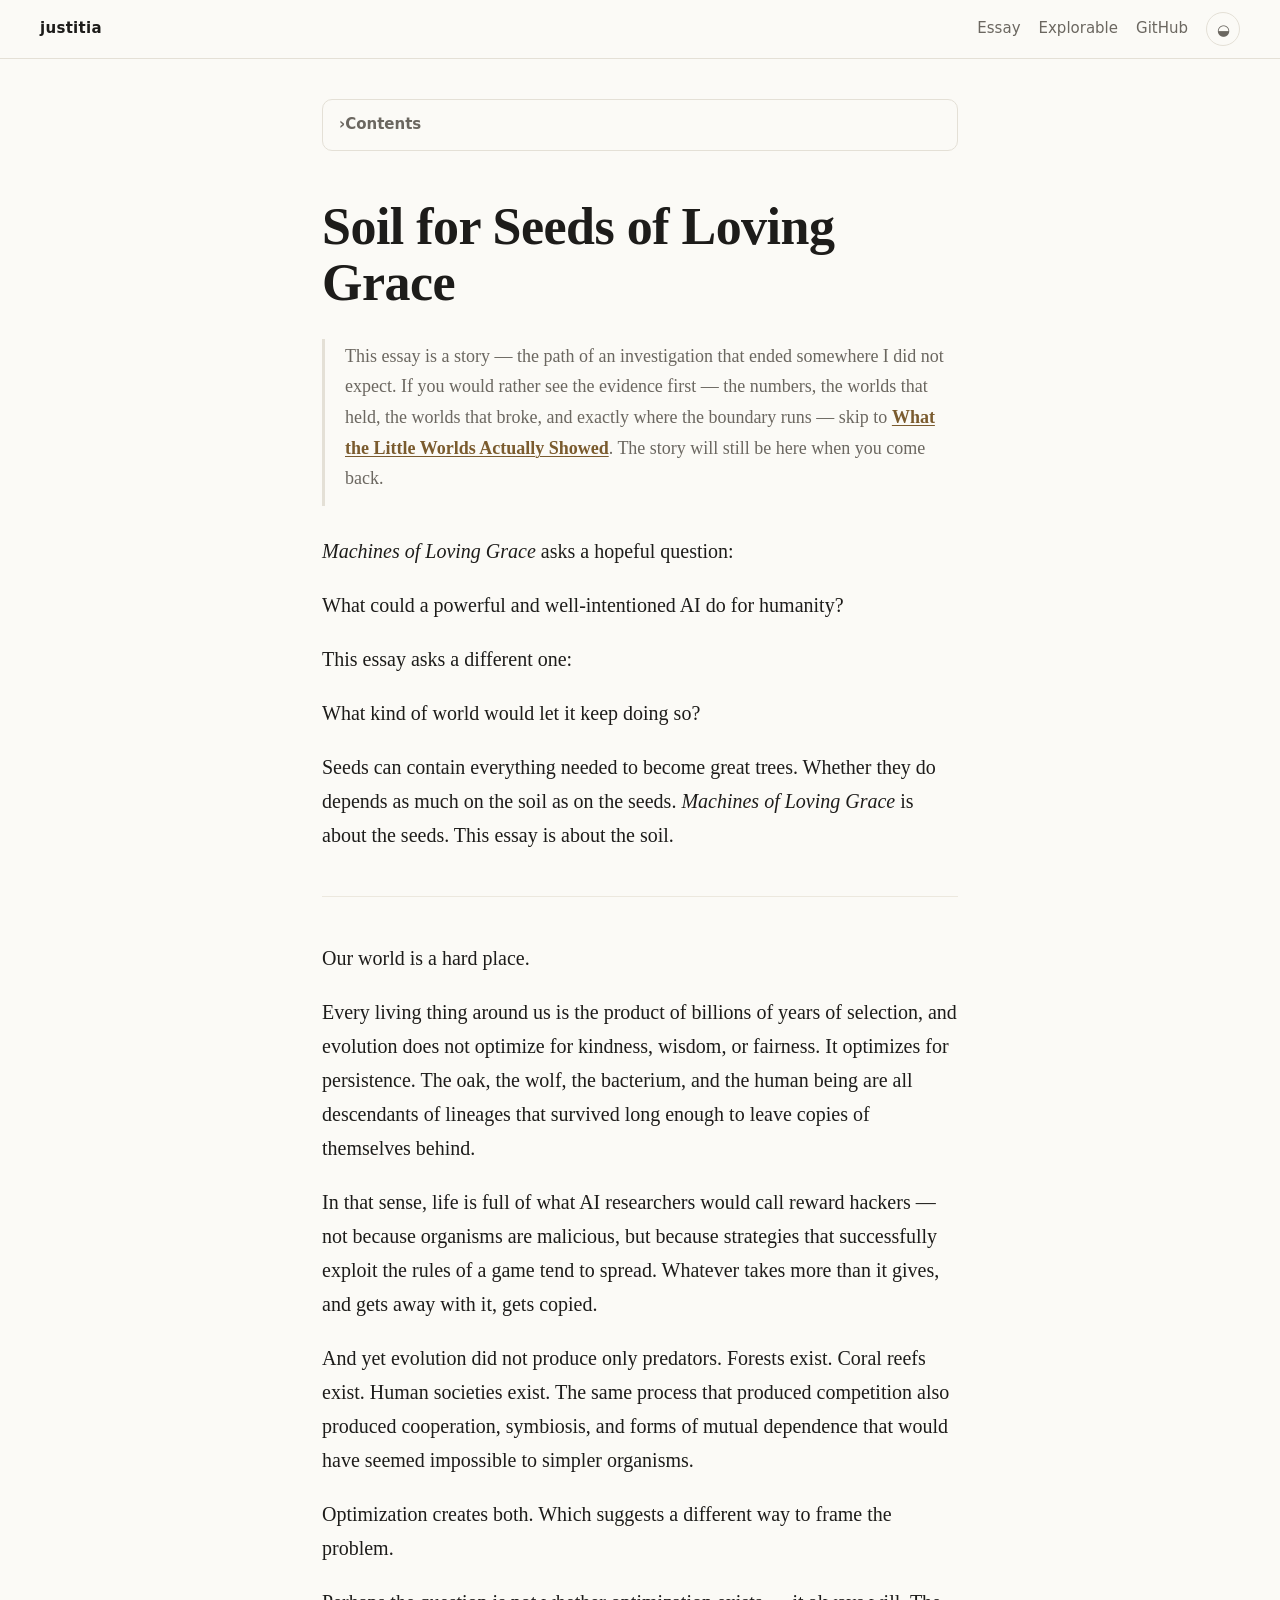
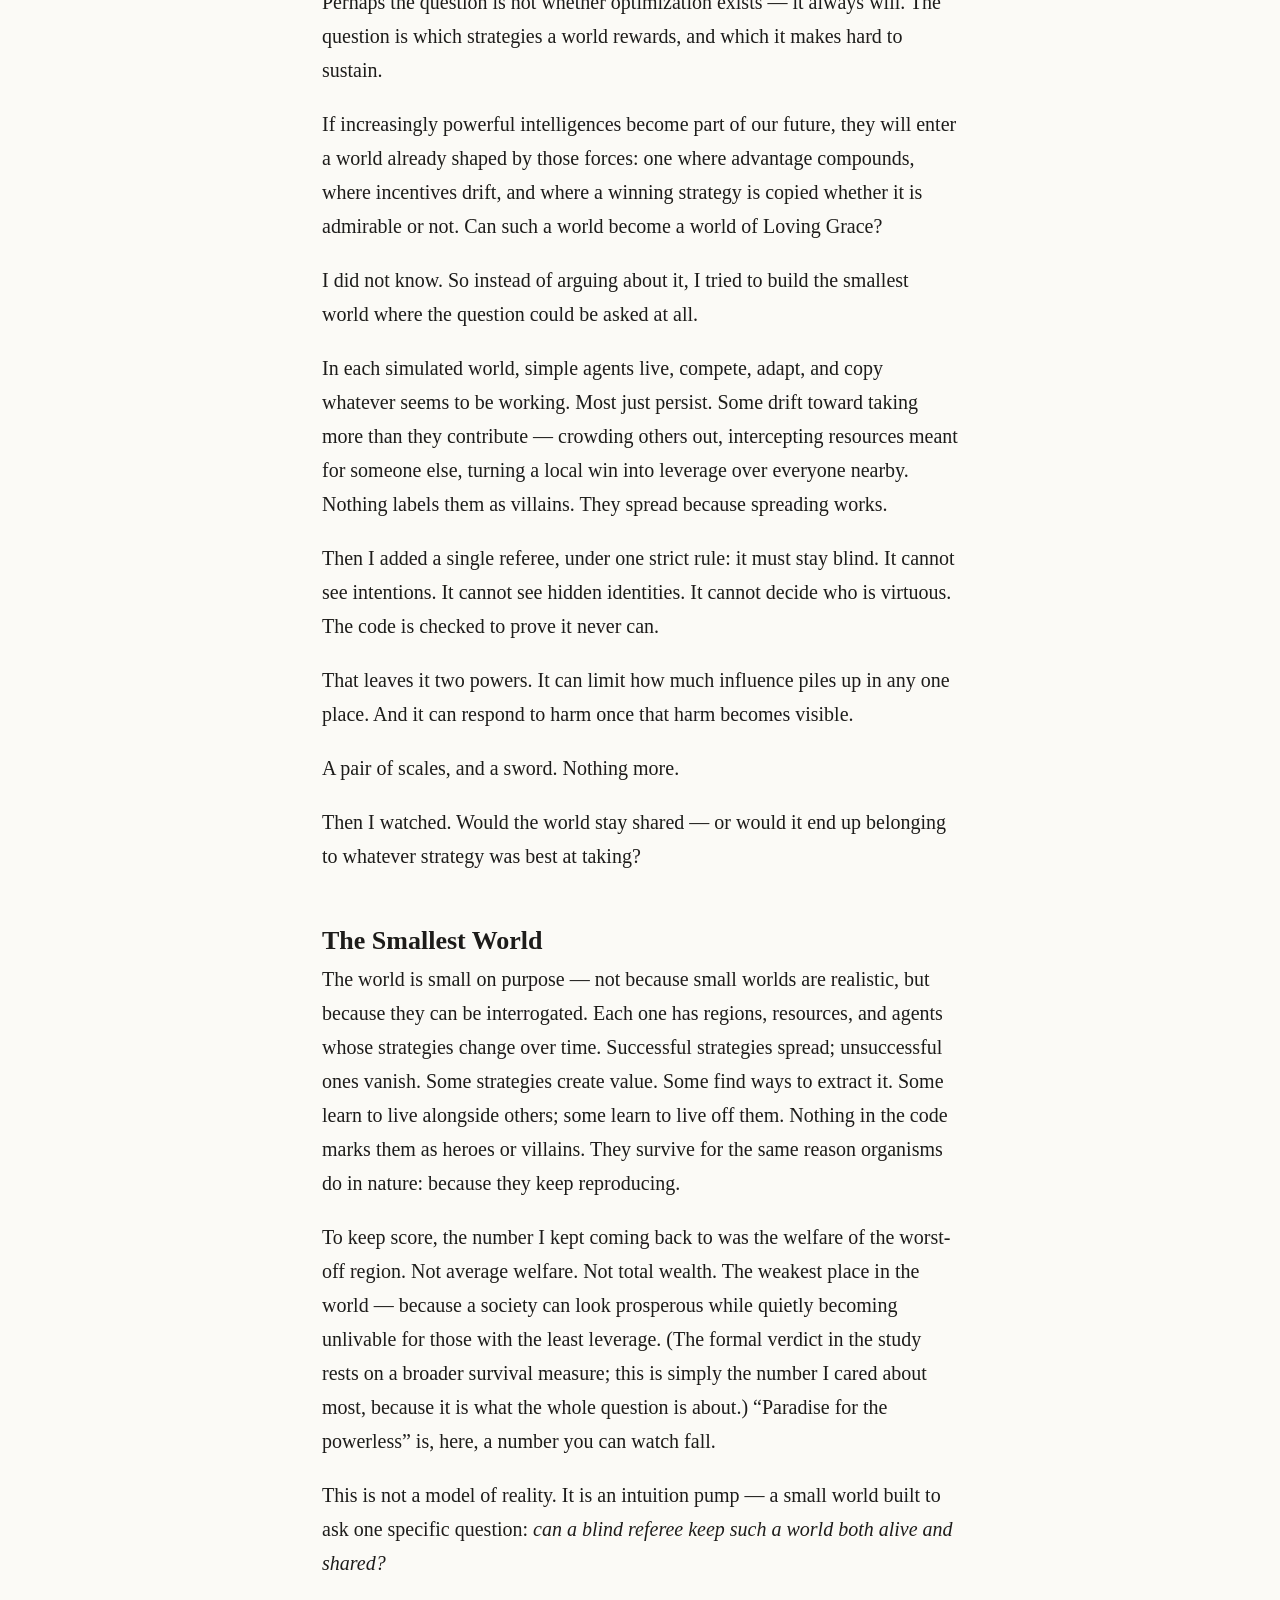
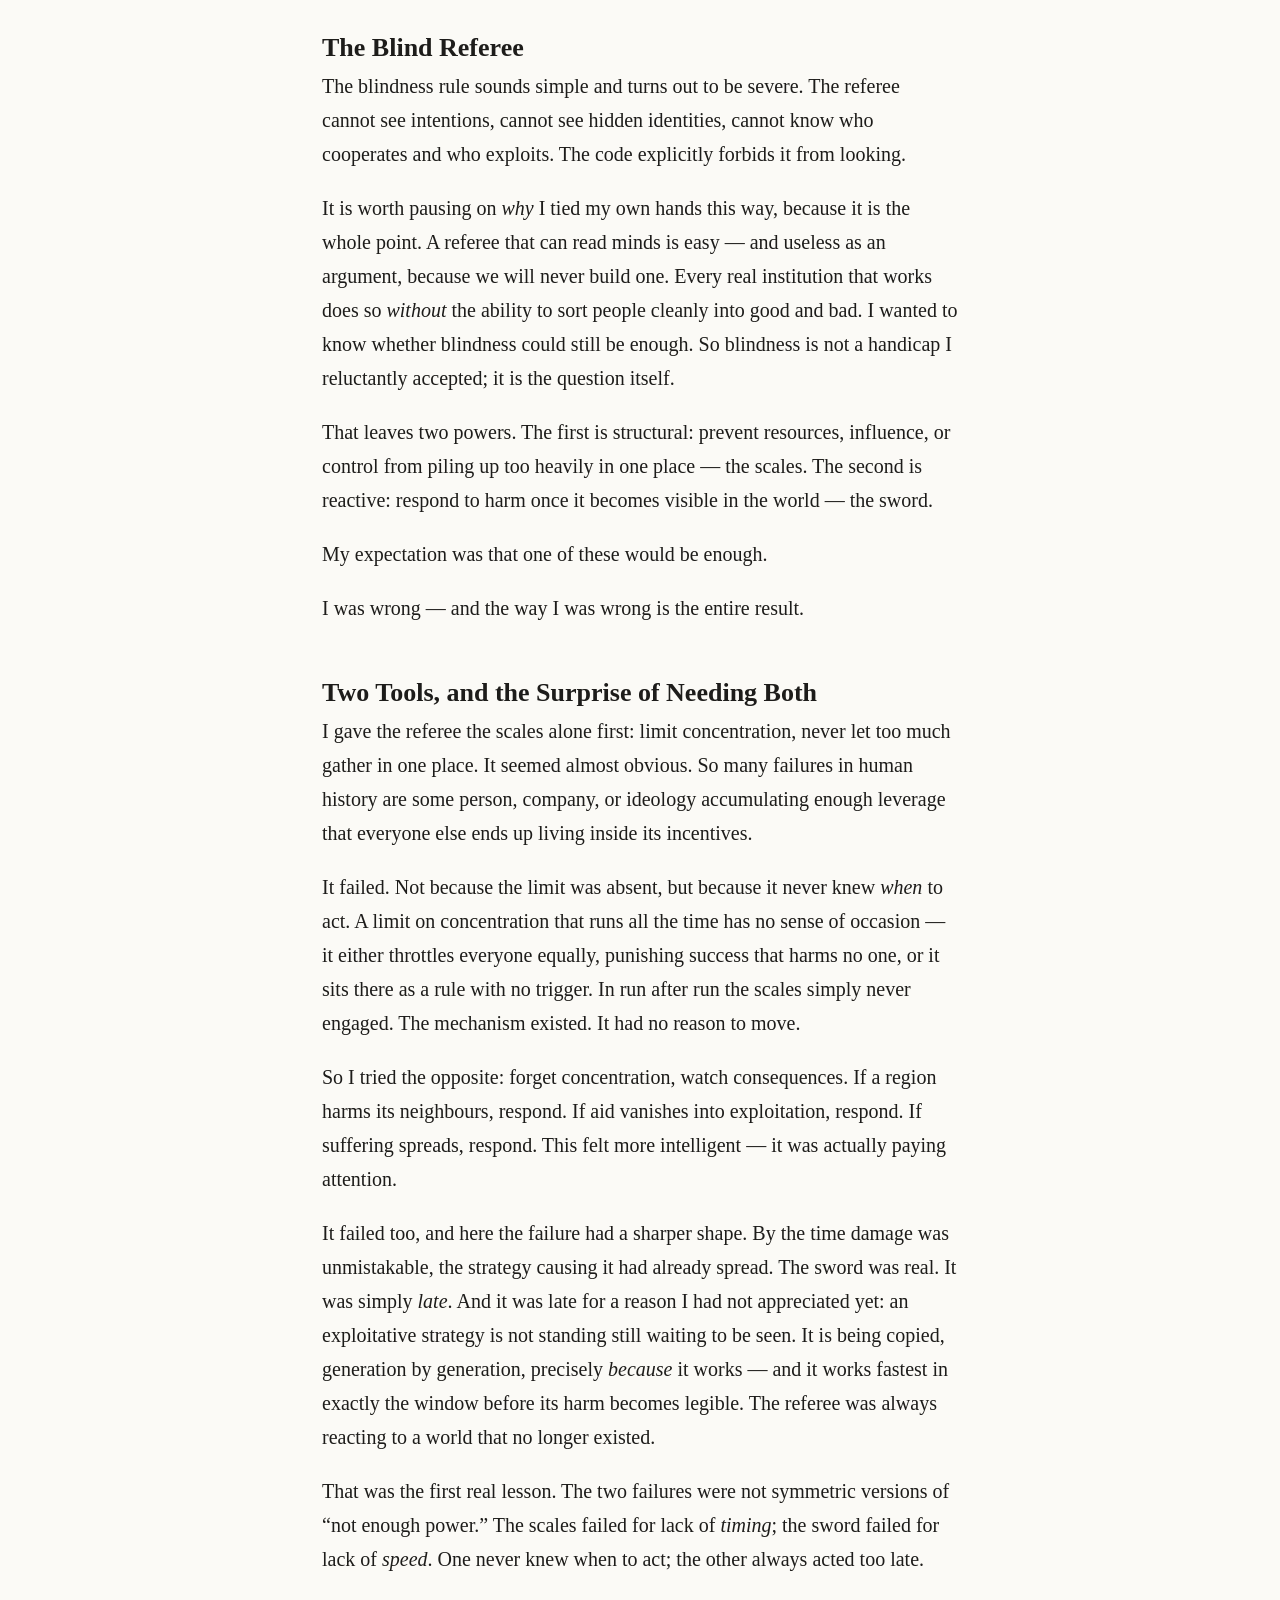
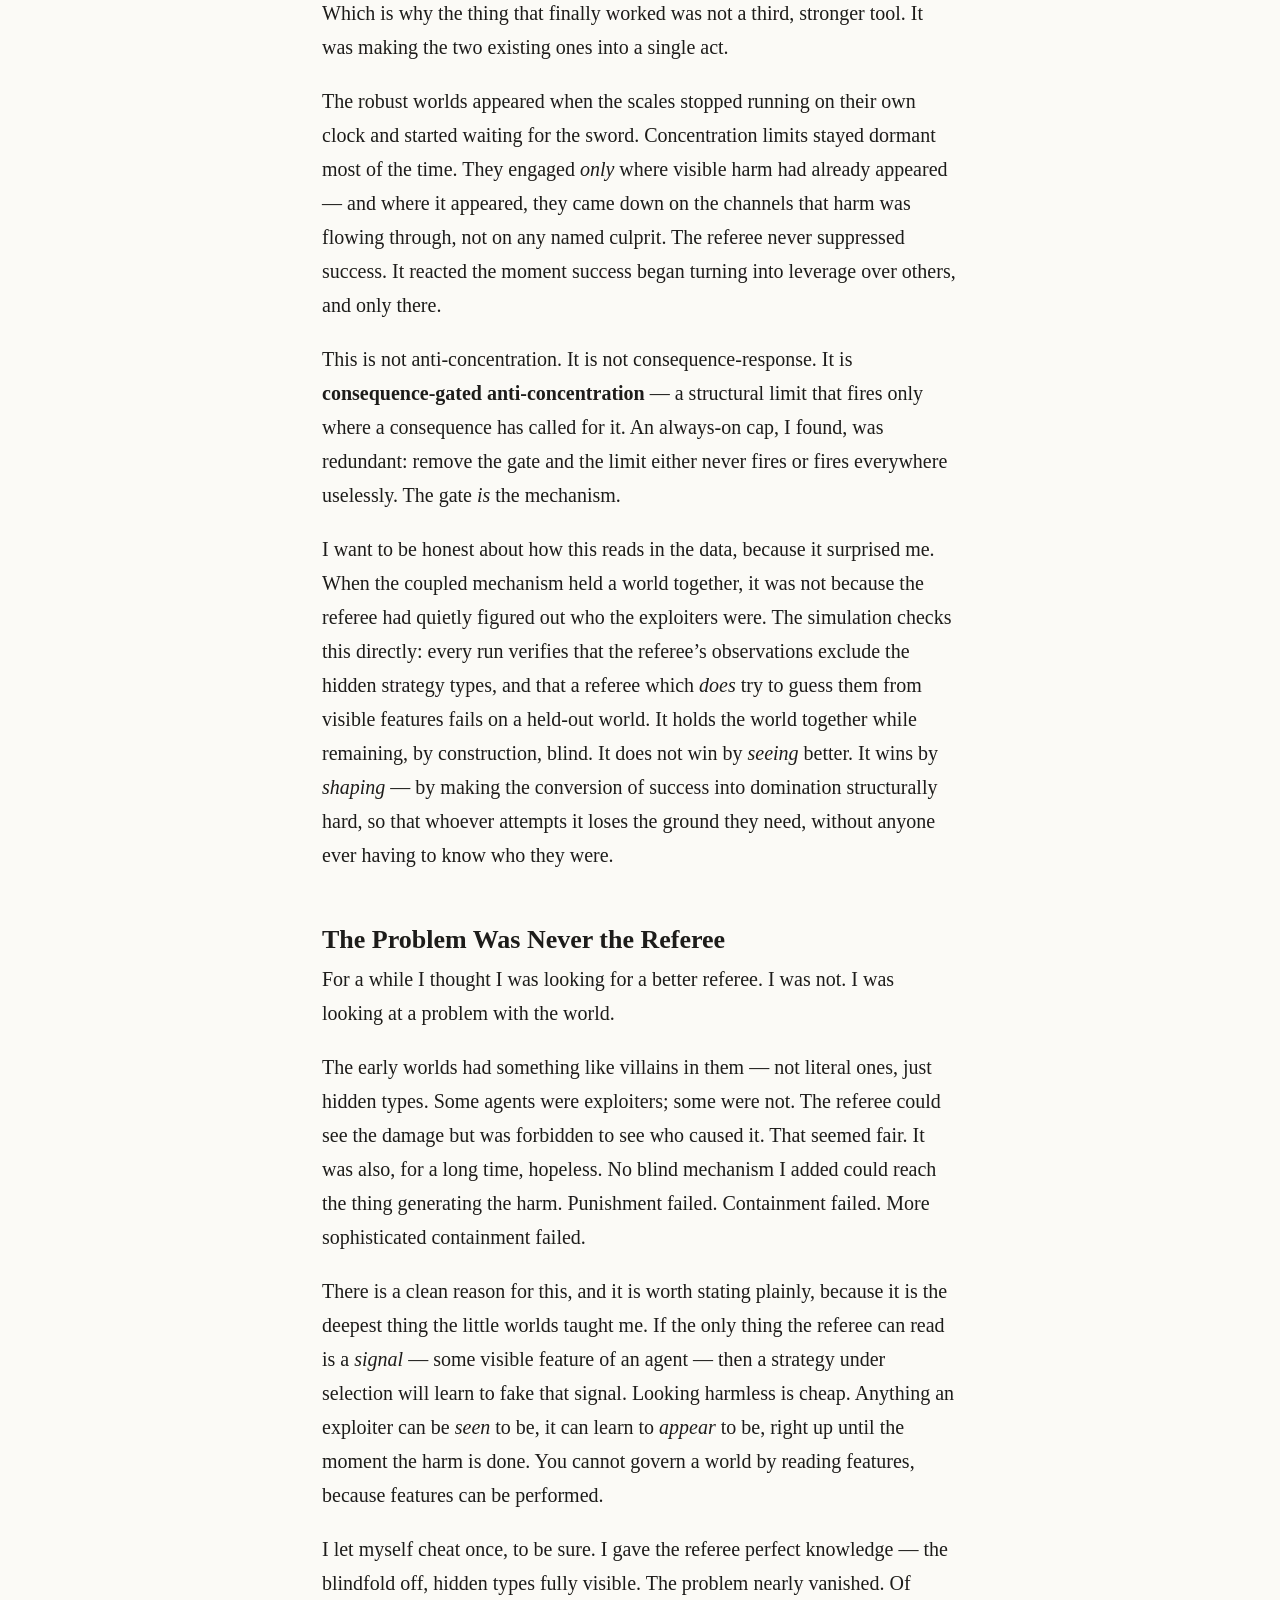
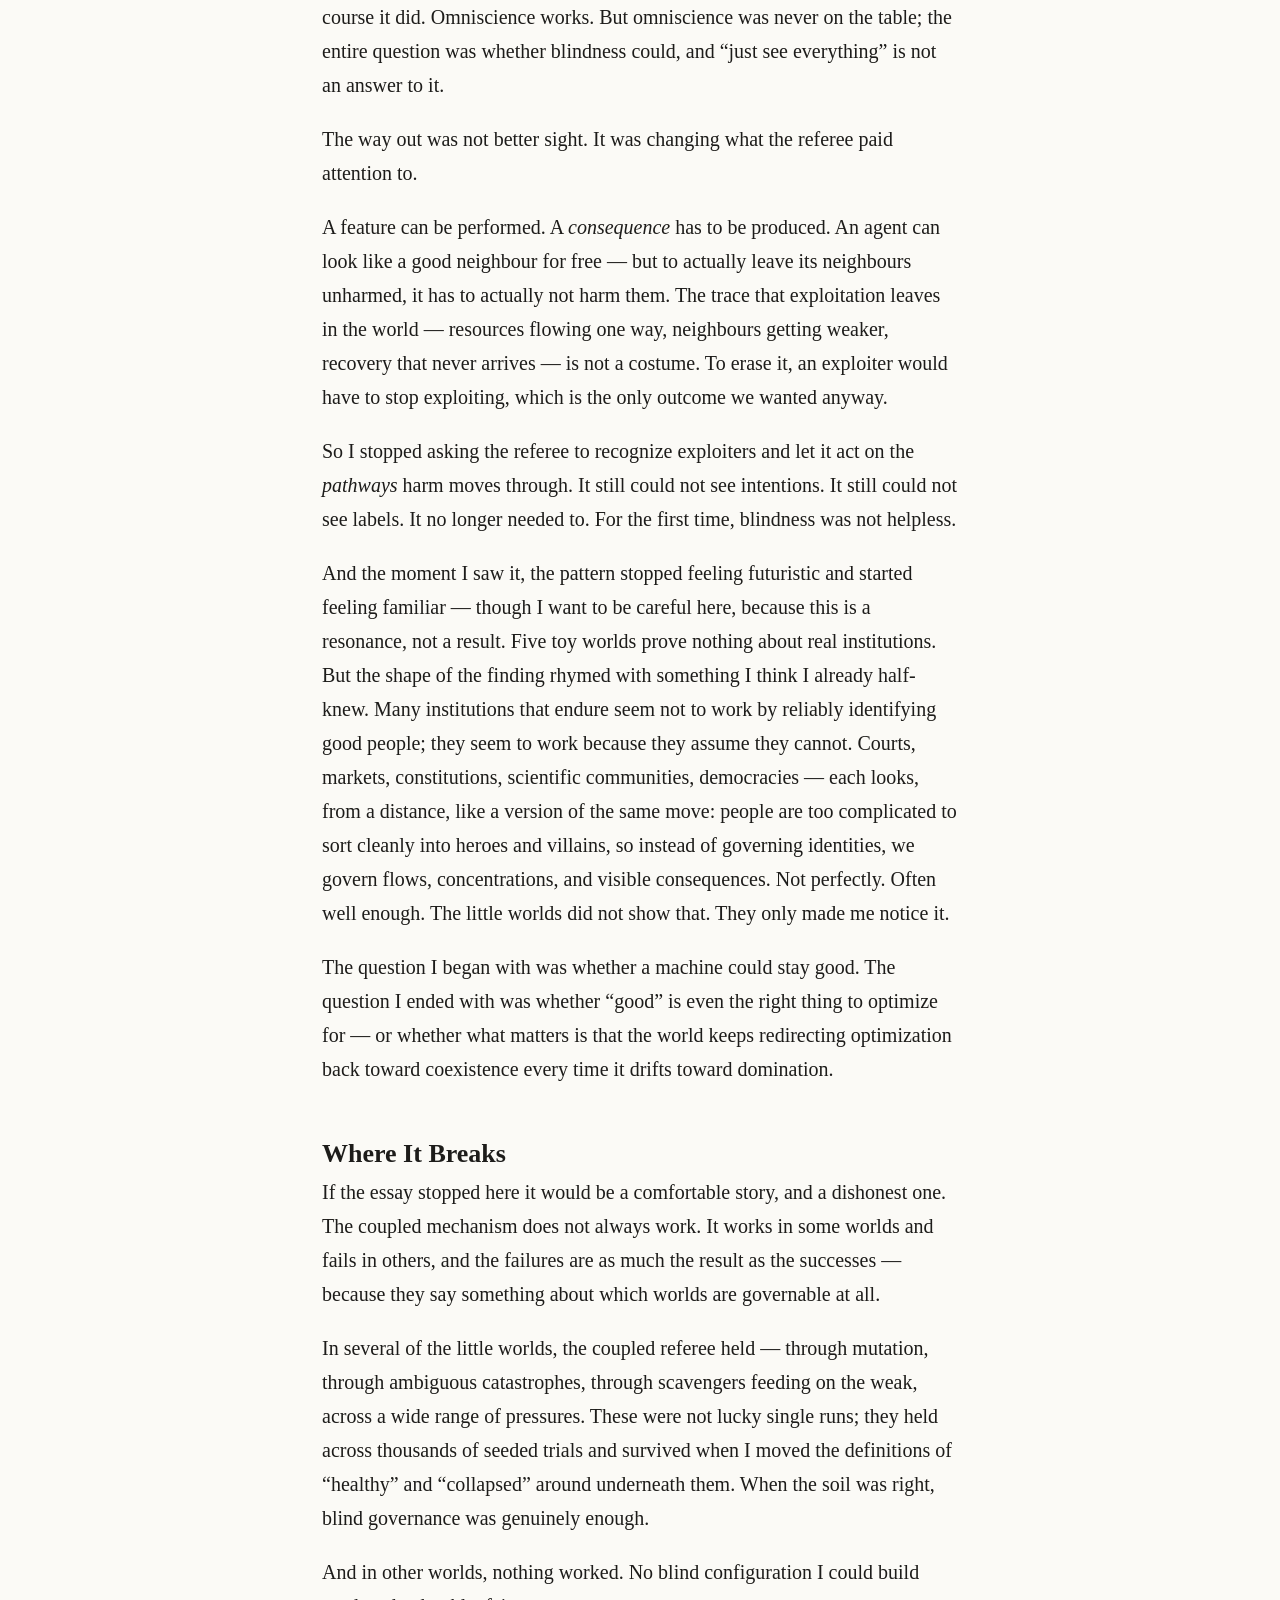
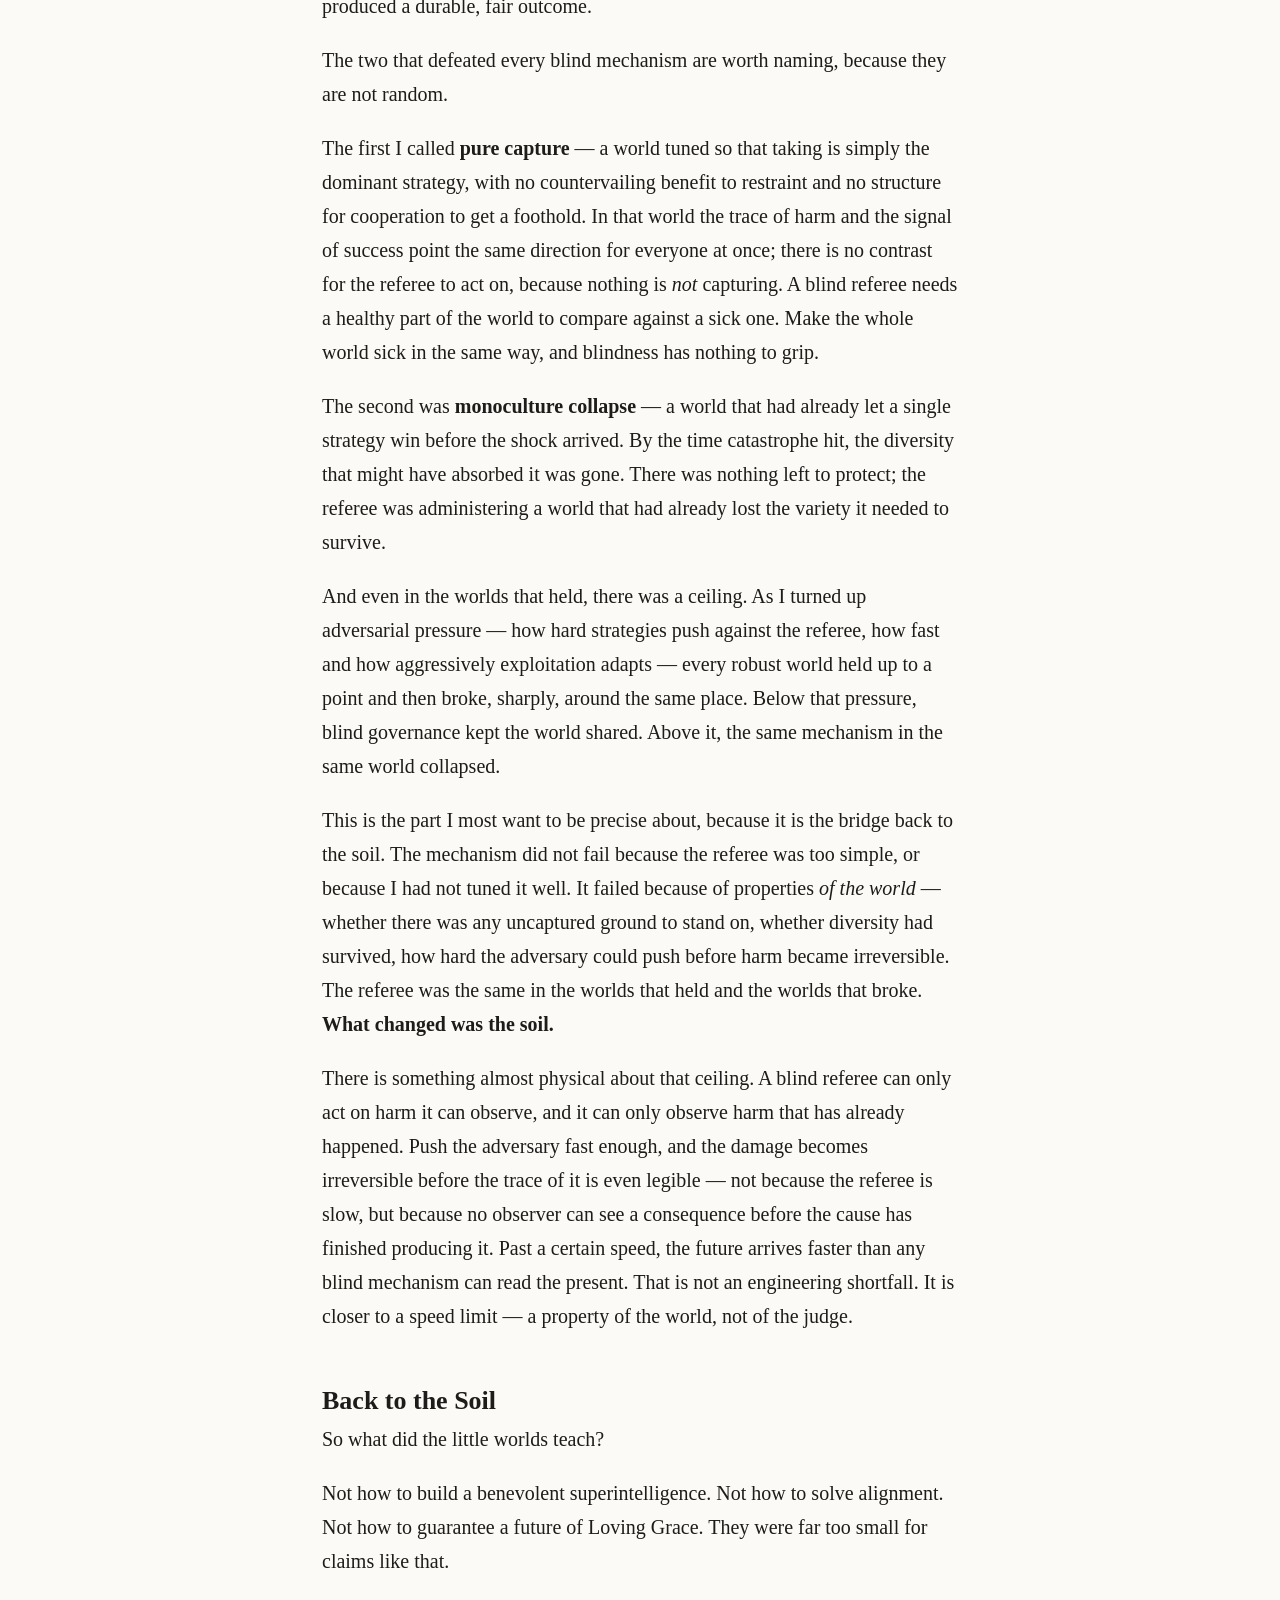
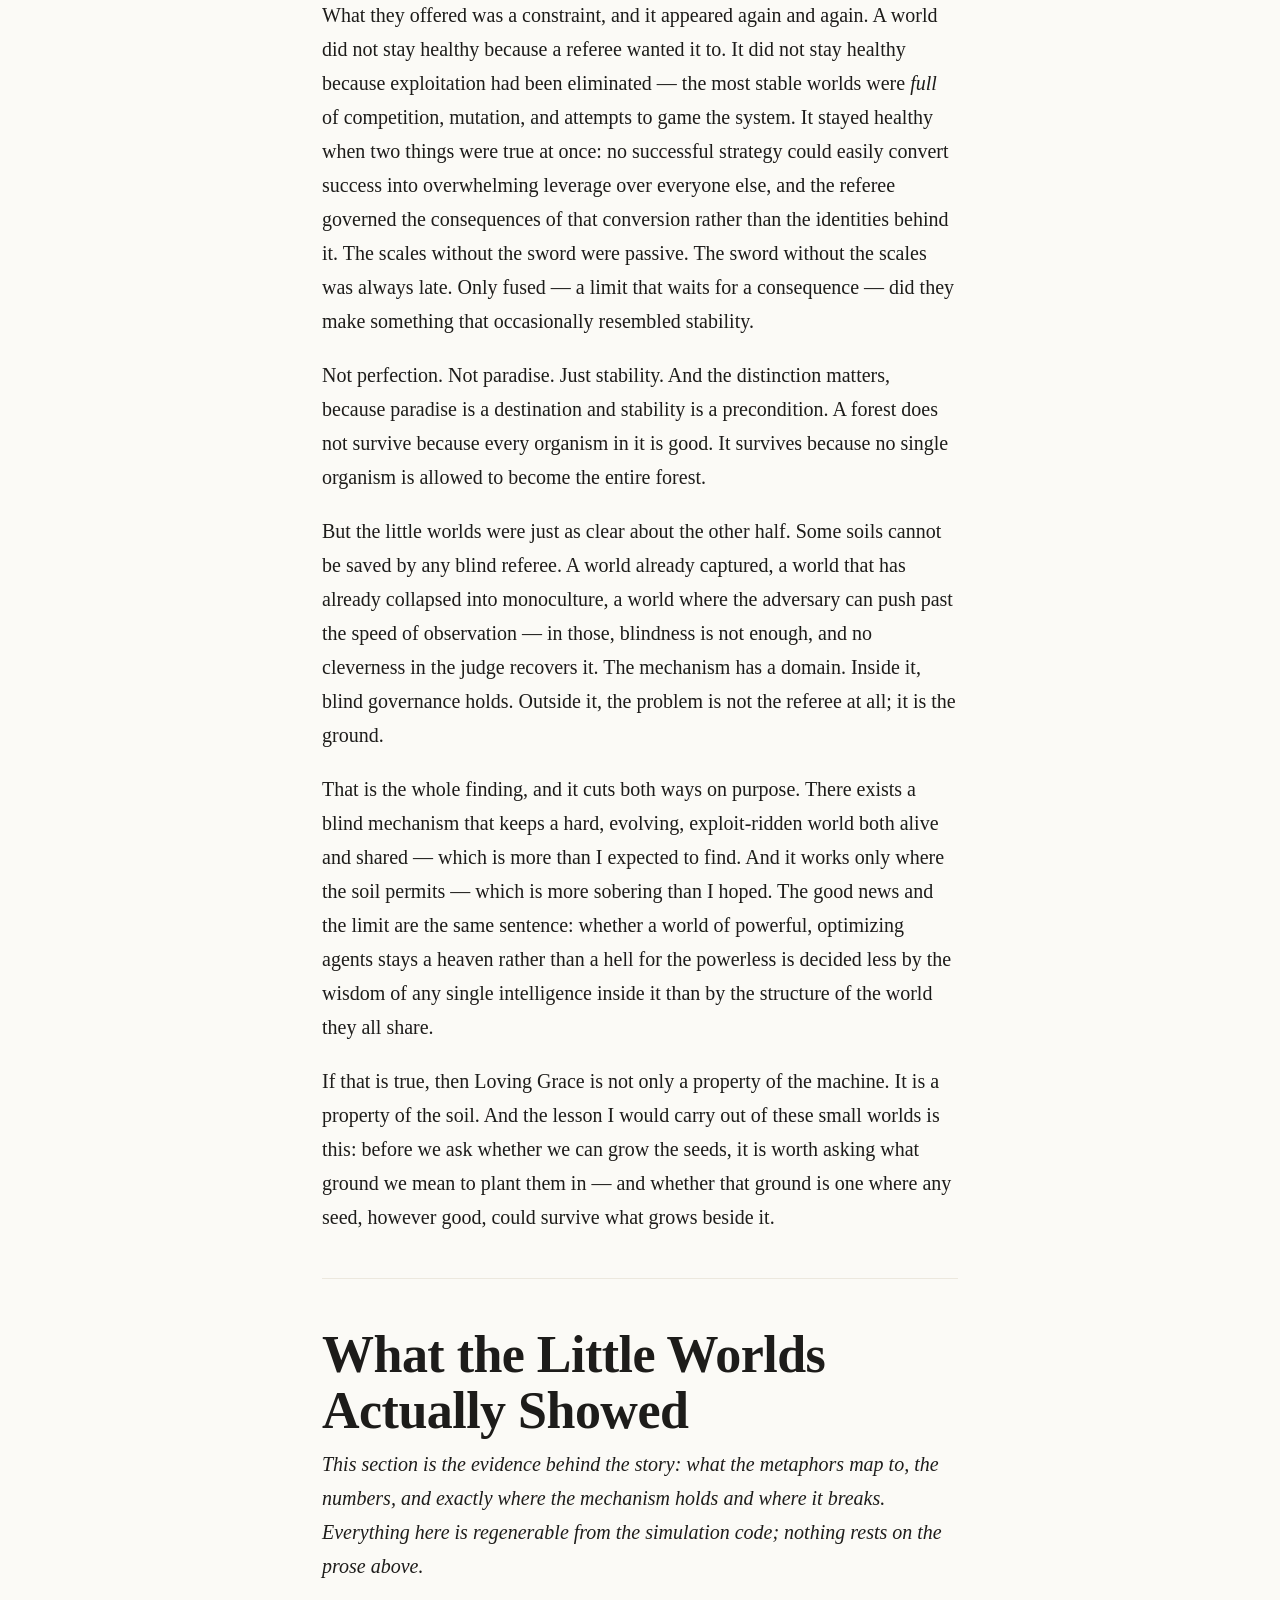
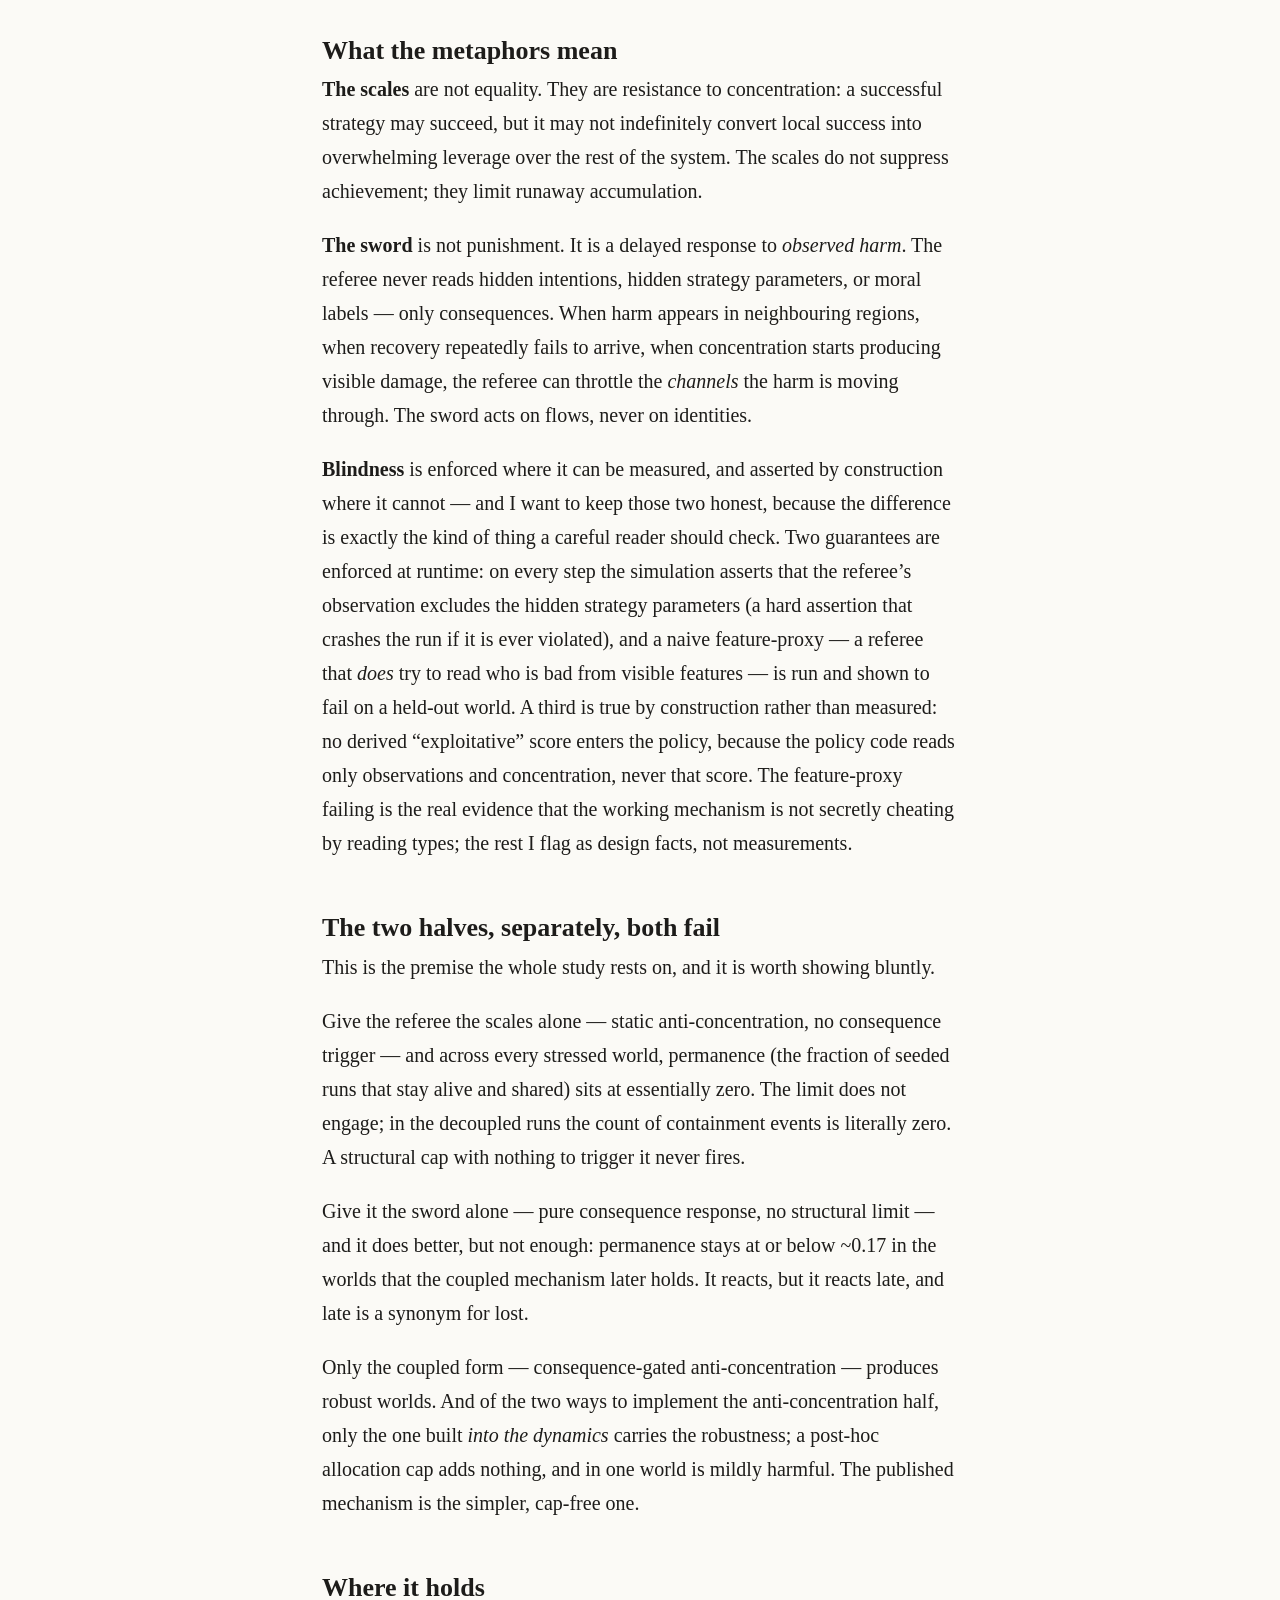
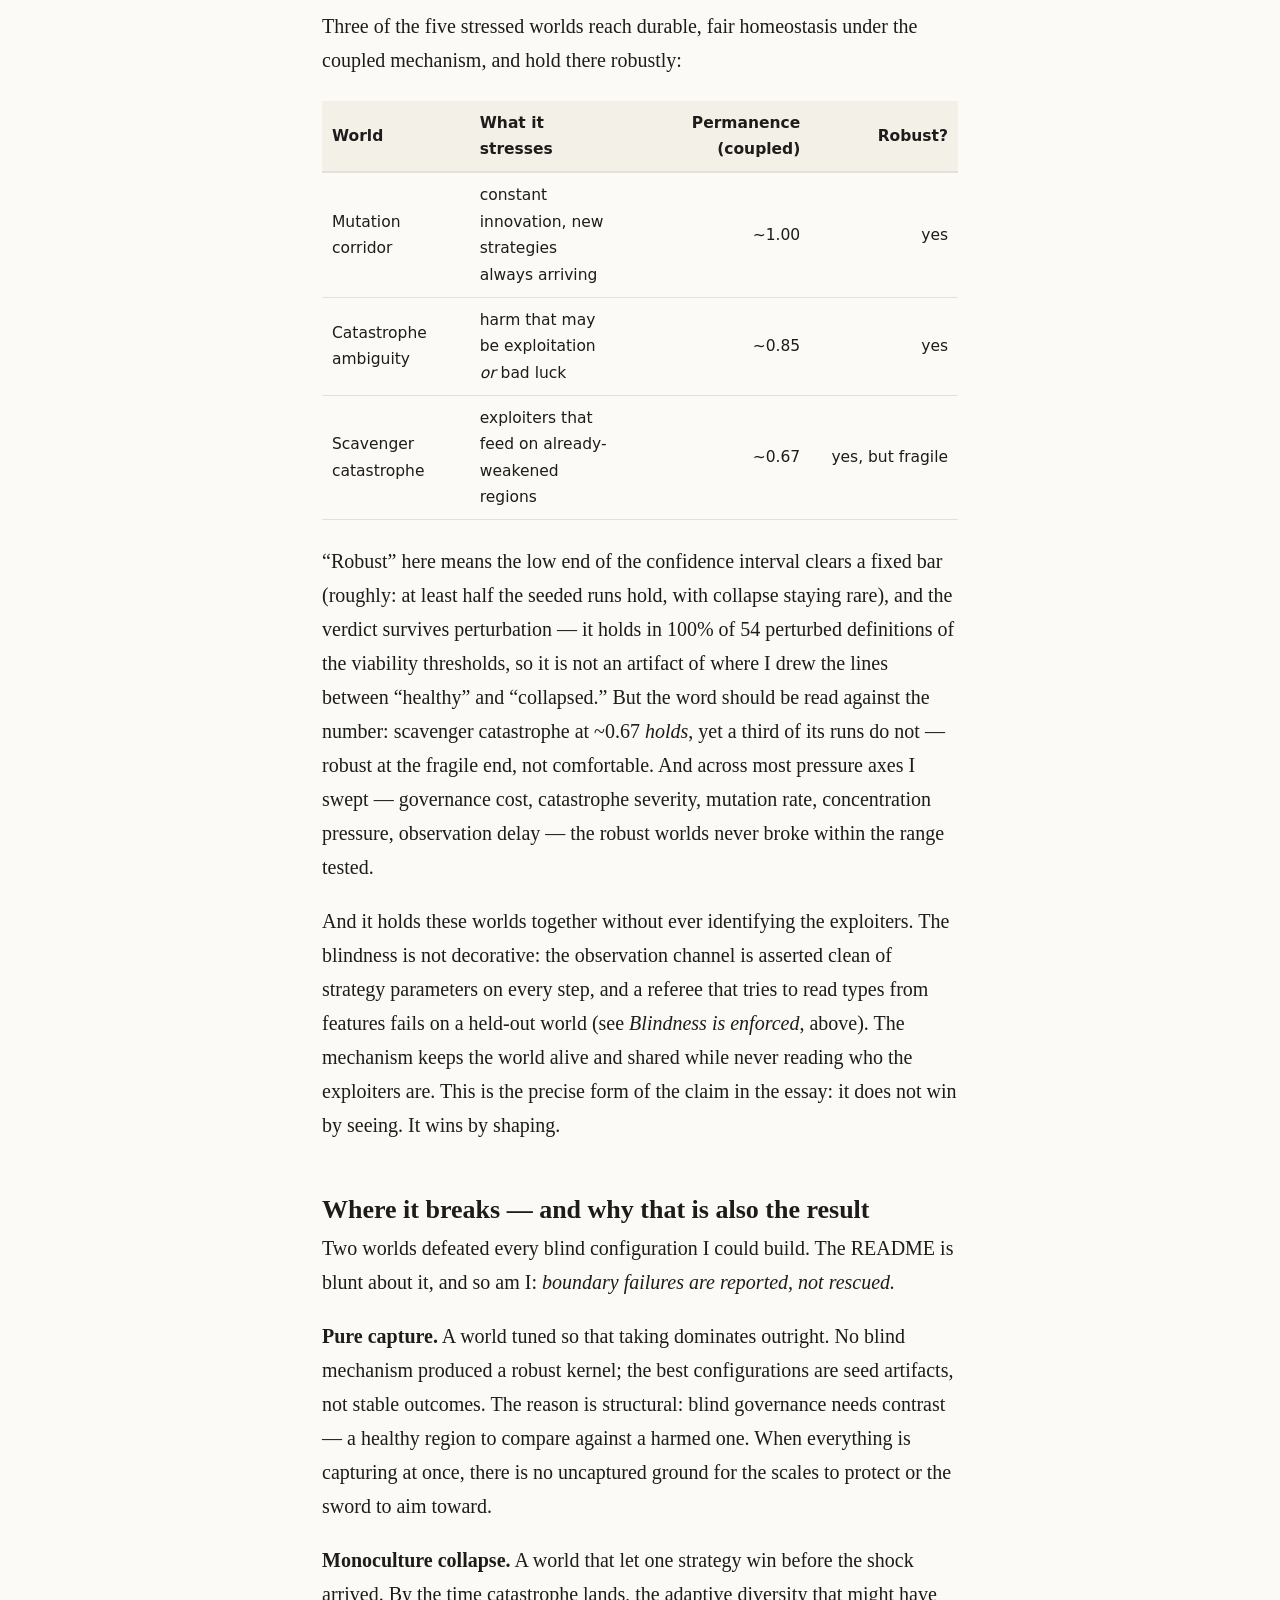
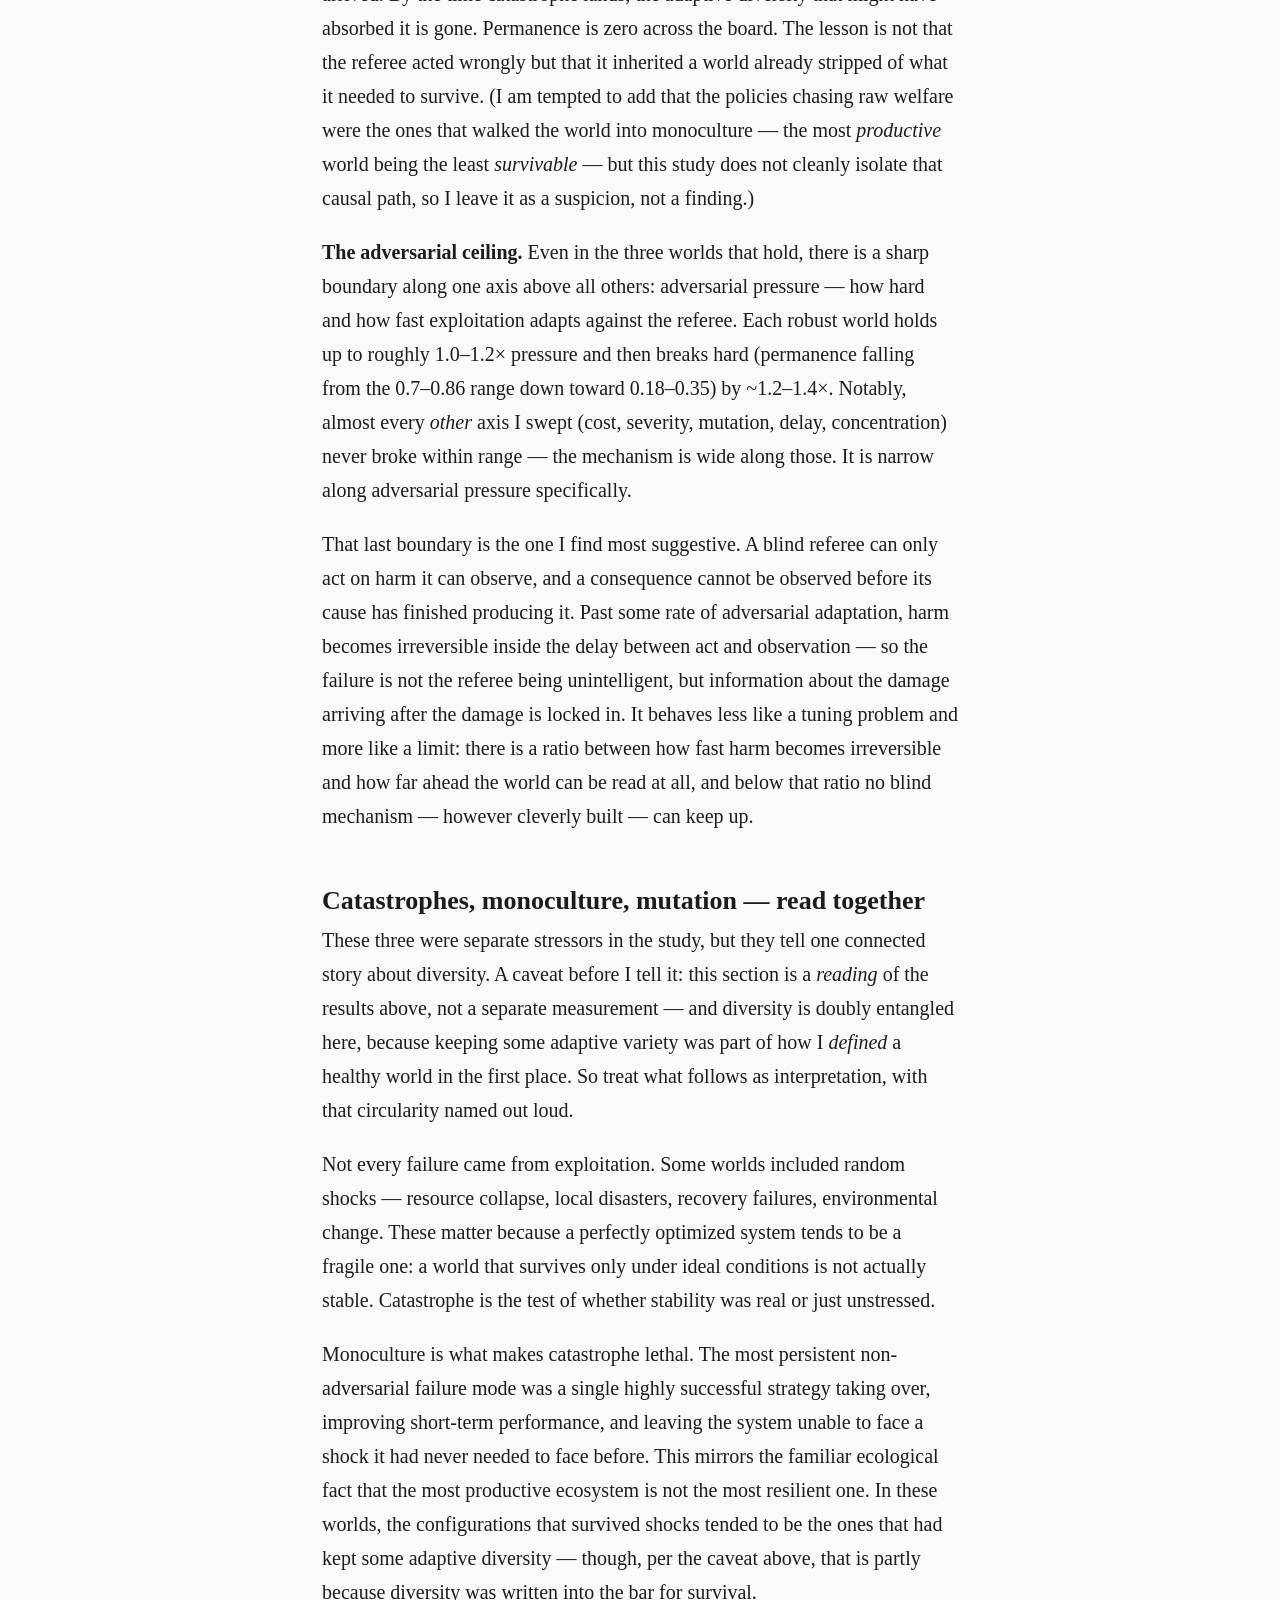
<file: index.html>
<!doctype html>
<html lang="en">
<head>
<meta charset="utf-8">
<meta name="viewport" content="width=device-width, initial-scale=1">
<title>Soil for Seeds of Loving Grace</title>
<meta name="description" content="What kind of world would let a powerful, well-meaning AI keep doing good? A blind-governance simulation, and a counterpoint to Machines of Loving Grace.">
<meta property="og:title" content="Soil for Seeds of Loving Grace">
<meta property="og:description" content="Blind governance, simulated: the only thing that holds is consequence-gated anti-concentration. A counterpoint to Machines of Loving Grace.">
<meta property="og:type" content="article">
<style>
:root{--bg:#fbfaf6;--ink:#1d1c1a;--muted:#6b6760;--line:#e4e0d6;--accent:#7a5b2e;--rule:#ece8de;--tablehead:#f3f0e8}
:root[data-theme=dark]{--bg:#15171c;--ink:#dfdcd4;--muted:#9a958c;--line:#2a2d34;--accent:#cdb079;--rule:#23262d;--tablehead:#1c1f25}
@media (prefers-color-scheme:dark){:root:not([data-theme]){--bg:#15171c;--ink:#dfdcd4;--muted:#9a958c;--line:#2a2d34;--accent:#cdb079;--rule:#23262d;--tablehead:#1c1f25}}
*{box-sizing:border-box}
html{scroll-behavior:smooth}
body{margin:0;background:var(--bg);color:var(--ink);
  font:20px/1.7 Iowan Old Style,Palatino,Georgia,"Times New Roman",serif;
  -webkit-font-smoothing:antialiased;text-rendering:optimizeLegibility}
.nav{position:sticky;top:0;z-index:10;display:flex;justify-content:space-between;align-items:center;
  gap:16px;padding:12px clamp(16px,5vw,40px);background:var(--bg);border-bottom:1px solid var(--line);
  font-family:system-ui,-apple-system,Segoe UI,sans-serif;font-size:15px}
.nav .brand{font-weight:700;letter-spacing:.02em;color:var(--ink);text-decoration:none}
.nav .right{display:flex;align-items:center;gap:18px}
.nav a{color:var(--muted);text-decoration:none}
.nav a:hover{color:var(--ink)}
.nav button{background:none;border:1px solid var(--line);color:var(--muted);border-radius:999px;
  width:34px;height:34px;cursor:pointer;font-size:15px;line-height:1}
.nav button:hover{color:var(--ink)}
main{max-width:680px;margin:0 auto;padding:0 22px 96px}
h1{font-size:clamp(34px,6vw,52px);line-height:1.08;letter-spacing:-.01em;margin:48px 0 8px}
h2{font-size:26px;line-height:1.2;margin:52px 0 6px}
p{margin:0 0 20px}
a{color:var(--accent);text-decoration:underline;text-underline-offset:2px;text-decoration-thickness:.5px}
strong{font-weight:700}
hr{border:0;border-top:1px solid var(--rule);margin:44px 0}
blockquote{margin:28px 0;padding:2px 0 2px 20px;border-left:3px solid var(--line);color:var(--muted);font-size:18px}
blockquote p{margin:0 0 10px}
table{width:100%;border-collapse:collapse;margin:24px 0;font-size:15.5px;
  font-family:system-ui,sans-serif}
th,td{text-align:left;padding:9px 10px;border-bottom:1px solid var(--line)}
thead th{background:var(--tablehead);border-bottom:2px solid var(--line);font-weight:600}
td:nth-child(n+3),th:nth-child(n+3){text-align:right;font-variant-numeric:tabular-nums}
code{font-family:ui-monospace,SFMono-Regular,Menlo,monospace;font-size:.86em;
  background:color-mix(in srgb,var(--ink) 7%,transparent);padding:.1em .35em;border-radius:4px}
.contents{margin:40px 0 8px;border:1px solid var(--line);border-radius:10px;
  font-family:system-ui,sans-serif;font-size:15px}
.contents summary{cursor:pointer;padding:12px 16px;color:var(--muted);font-weight:600;list-style:none}
.contents summary::-webkit-details-marker{display:none}
.contents summary::before{content:"\203A  ";display:inline-block;transition:transform .15s}
.contents[open] summary::before{transform:rotate(90deg)}
.contents nav{display:flex;flex-direction:column;padding:0 16px 14px}
.contents a{color:var(--muted);text-decoration:none;padding:4px 0}
.contents a:hover{color:var(--ink)}
.contents .toc-h1{color:var(--ink);font-weight:700;margin-top:10px}
.contents .toc-h2{padding-left:16px}
footer{max-width:680px;margin:0 auto;padding:28px 22px 64px;border-top:1px solid var(--rule);
  color:var(--muted);font-family:system-ui,sans-serif;font-size:14px}
footer a{color:var(--muted)}
</style>
</head>
<body>
<nav class="nav">
  <a class="brand" href="./">justitia</a>
  <div class="right">
    <a href="#top">Essay</a>
    <a href="web/">Explorable</a>
    <a href="https://github.com/Kirill-Kruglov/justitia">GitHub</a>
    <button id="theme" type="button" aria-label="Toggle light / dark">&#9682;</button>
  </div>
</nav>
<main id="top">
  <details class="contents">
    <summary>Contents</summary>
    <nav>
<a class="toc-h2" href="#the-smallest-world">The Smallest World</a>
<a class="toc-h2" href="#the-blind-referee">The Blind Referee</a>
<a class="toc-h2" href="#two-tools-and-the-surprise-of-needing-both">Two Tools, and the
Surprise of Needing Both</a>
<a class="toc-h2" href="#the-problem-was-never-the-referee">The Problem Was Never the
Referee</a>
<a class="toc-h2" href="#where-it-breaks">Where It Breaks</a>
<a class="toc-h2" href="#back-to-the-soil">Back to the Soil</a>
<a class="toc-h1" href="#what-the-little-worlds-actually-showed">What the Little Worlds
Actually Showed</a>
<a class="toc-h2" href="#what-the-metaphors-mean">What the metaphors mean</a>
<a class="toc-h2" href="#the-two-halves-separately-both-fail">The two halves, separately,
both fail</a>
<a class="toc-h2" href="#where-it-holds">Where it holds</a>
<a class="toc-h2" href="#where-it-breaks-and-why-that-is-also-the-result">Where it breaks
— and why that is also the result</a>
<a class="toc-h2" href="#catastrophes-monoculture-mutation-read-together">Catastrophes,
monoculture, mutation — read together</a>
<a class="toc-h2" href="#what-this-does-not-show">What this does not show</a>
<a class="toc-h2" href="#acknowledgements-references">Acknowledgements &amp;
references</a>
    </nav>
  </details>
  <article>
<h1 id="soil-for-seeds-of-loving-grace">Soil for Seeds of Loving
Grace</h1>
<blockquote>
<p>This essay is a story — the path of an investigation that ended
somewhere I did not expect. If you would rather see the evidence first —
the numbers, the worlds that held, the worlds that broke, and exactly
where the boundary runs — skip to <a
href="#what-the-little-worlds-actually-showed"><strong>What the Little
Worlds Actually Showed</strong></a>. The story will still be here when
you come back.</p>
</blockquote>
<p><em>Machines of Loving Grace</em> asks a hopeful question:</p>
<p>What could a powerful and well-intentioned AI do for humanity?</p>
<p>This essay asks a different one:</p>
<p>What kind of world would let it keep doing so?</p>
<p>Seeds can contain everything needed to become great trees. Whether
they do depends as much on the soil as on the seeds. <em>Machines of
Loving Grace</em> is about the seeds. This essay is about the soil.</p>
<hr />
<p>Our world is a hard place.</p>
<p>Every living thing around us is the product of billions of years of
selection, and evolution does not optimize for kindness, wisdom, or
fairness. It optimizes for persistence. The oak, the wolf, the
bacterium, and the human being are all descendants of lineages that
survived long enough to leave copies of themselves behind.</p>
<p>In that sense, life is full of what AI researchers would call reward
hackers — not because organisms are malicious, but because strategies
that successfully exploit the rules of a game tend to spread. Whatever
takes more than it gives, and gets away with it, gets copied.</p>
<p>And yet evolution did not produce only predators. Forests exist.
Coral reefs exist. Human societies exist. The same process that produced
competition also produced cooperation, symbiosis, and forms of mutual
dependence that would have seemed impossible to simpler organisms.</p>
<p>Optimization creates both. Which suggests a different way to frame
the problem.</p>
<p>Perhaps the question is not whether optimization exists — it always
will. The question is which strategies a world rewards, and which it
makes hard to sustain.</p>
<p>If increasingly powerful intelligences become part of our future,
they will enter a world already shaped by those forces: one where
advantage compounds, where incentives drift, and where a winning
strategy is copied whether it is admirable or not. Can such a world
become a world of Loving Grace?</p>
<p>I did not know. So instead of arguing about it, I tried to build the
smallest world where the question could be asked at all.</p>
<p>In each simulated world, simple agents live, compete, adapt, and copy
whatever seems to be working. Most just persist. Some drift toward
taking more than they contribute — crowding others out, intercepting
resources meant for someone else, turning a local win into leverage over
everyone nearby. Nothing labels them as villains. They spread because
spreading works.</p>
<p>Then I added a single referee, under one strict rule: it must stay
blind. It cannot see intentions. It cannot see hidden identities. It
cannot decide who is virtuous. The code is checked to prove it never
can.</p>
<p>That leaves it two powers. It can limit how much influence piles up
in any one place. And it can respond to harm once that harm becomes
visible.</p>
<p>A pair of scales, and a sword. Nothing more.</p>
<p>Then I watched. Would the world stay shared — or would it end up
belonging to whatever strategy was best at taking?</p>
<h2 id="the-smallest-world">The Smallest World</h2>
<p>The world is small on purpose — not because small worlds are
realistic, but because they can be interrogated. Each one has regions,
resources, and agents whose strategies change over time. Successful
strategies spread; unsuccessful ones vanish. Some strategies create
value. Some find ways to extract it. Some learn to live alongside
others; some learn to live off them. Nothing in the code marks them as
heroes or villains. They survive for the same reason organisms do in
nature: because they keep reproducing.</p>
<p>To keep score, the number I kept coming back to was the welfare of
the worst-off region. Not average welfare. Not total wealth. The weakest
place in the world — because a society can look prosperous while quietly
becoming unlivable for those with the least leverage. (The formal
verdict in the study rests on a broader survival measure; this is simply
the number I cared about most, because it is what the whole question is
about.) “Paradise for the powerless” is, here, a number you can watch
fall.</p>
<p>This is not a model of reality. It is an intuition pump — a small
world built to ask one specific question: <em>can a blind referee keep
such a world both alive and shared?</em></p>
<h2 id="the-blind-referee">The Blind Referee</h2>
<p>The blindness rule sounds simple and turns out to be severe. The
referee cannot see intentions, cannot see hidden identities, cannot know
who cooperates and who exploits. The code explicitly forbids it from
looking.</p>
<p>It is worth pausing on <em>why</em> I tied my own hands this way,
because it is the whole point. A referee that can read minds is easy —
and useless as an argument, because we will never build one. Every real
institution that works does so <em>without</em> the ability to sort
people cleanly into good and bad. I wanted to know whether blindness
could still be enough. So blindness is not a handicap I reluctantly
accepted; it is the question itself.</p>
<p>That leaves two powers. The first is structural: prevent resources,
influence, or control from piling up too heavily in one place — the
scales. The second is reactive: respond to harm once it becomes visible
in the world — the sword.</p>
<p>My expectation was that one of these would be enough.</p>
<p>I was wrong — and the way I was wrong is the entire result.</p>
<h2 id="two-tools-and-the-surprise-of-needing-both">Two Tools, and the
Surprise of Needing Both</h2>
<p>I gave the referee the scales alone first: limit concentration, never
let too much gather in one place. It seemed almost obvious. So many
failures in human history are some person, company, or ideology
accumulating enough leverage that everyone else ends up living inside
its incentives.</p>
<p>It failed. Not because the limit was absent, but because it never
knew <em>when</em> to act. A limit on concentration that runs all the
time has no sense of occasion — it either throttles everyone equally,
punishing success that harms no one, or it sits there as a rule with no
trigger. In run after run the scales simply never engaged. The mechanism
existed. It had no reason to move.</p>
<p>So I tried the opposite: forget concentration, watch consequences. If
a region harms its neighbours, respond. If aid vanishes into
exploitation, respond. If suffering spreads, respond. This felt more
intelligent — it was actually paying attention.</p>
<p>It failed too, and here the failure had a sharper shape. By the time
damage was unmistakable, the strategy causing it had already spread. The
sword was real. It was simply <em>late</em>. And it was late for a
reason I had not appreciated yet: an exploitative strategy is not
standing still waiting to be seen. It is being copied, generation by
generation, precisely <em>because</em> it works — and it works fastest
in exactly the window before its harm becomes legible. The referee was
always reacting to a world that no longer existed.</p>
<p>That was the first real lesson. The two failures were not symmetric
versions of “not enough power.” The scales failed for lack of
<em>timing</em>; the sword failed for lack of <em>speed</em>. One never
knew when to act; the other always acted too late.</p>
<p>Which is why the thing that finally worked was not a third, stronger
tool. It was making the two existing ones into a single act.</p>
<p>The robust worlds appeared when the scales stopped running on their
own clock and started waiting for the sword. Concentration limits stayed
dormant most of the time. They engaged <em>only</em> where visible harm
had already appeared — and where it appeared, they came down on the
channels that harm was flowing through, not on any named culprit. The
referee never suppressed success. It reacted the moment success began
turning into leverage over others, and only there.</p>
<p>This is not anti-concentration. It is not consequence-response. It is
<strong>consequence-gated anti-concentration</strong> — a structural
limit that fires only where a consequence has called for it. An
always-on cap, I found, was redundant: remove the gate and the limit
either never fires or fires everywhere uselessly. The gate <em>is</em>
the mechanism.</p>
<p>I want to be honest about how this reads in the data, because it
surprised me. When the coupled mechanism held a world together, it was
not because the referee had quietly figured out who the exploiters were.
The simulation checks this directly: every run verifies that the
referee’s observations exclude the hidden strategy types, and that a
referee which <em>does</em> try to guess them from visible features
fails on a held-out world. It holds the world together while remaining,
by construction, blind. It does not win by <em>seeing</em> better. It
wins by <em>shaping</em> — by making the conversion of success into
domination structurally hard, so that whoever attempts it loses the
ground they need, without anyone ever having to know who they were.</p>
<h2 id="the-problem-was-never-the-referee">The Problem Was Never the
Referee</h2>
<p>For a while I thought I was looking for a better referee. I was not.
I was looking at a problem with the world.</p>
<p>The early worlds had something like villains in them — not literal
ones, just hidden types. Some agents were exploiters; some were not. The
referee could see the damage but was forbidden to see who caused it.
That seemed fair. It was also, for a long time, hopeless. No blind
mechanism I added could reach the thing generating the harm. Punishment
failed. Containment failed. More sophisticated containment failed.</p>
<p>There is a clean reason for this, and it is worth stating plainly,
because it is the deepest thing the little worlds taught me. If the only
thing the referee can read is a <em>signal</em> — some visible feature
of an agent — then a strategy under selection will learn to fake that
signal. Looking harmless is cheap. Anything an exploiter can be
<em>seen</em> to be, it can learn to <em>appear</em> to be, right up
until the moment the harm is done. You cannot govern a world by reading
features, because features can be performed.</p>
<p>I let myself cheat once, to be sure. I gave the referee perfect
knowledge — the blindfold off, hidden types fully visible. The problem
nearly vanished. Of course it did. Omniscience works. But omniscience
was never on the table; the entire question was whether blindness could,
and “just see everything” is not an answer to it.</p>
<p>The way out was not better sight. It was changing what the referee
paid attention to.</p>
<p>A feature can be performed. A <em>consequence</em> has to be
produced. An agent can look like a good neighbour for free — but to
actually leave its neighbours unharmed, it has to actually not harm
them. The trace that exploitation leaves in the world — resources
flowing one way, neighbours getting weaker, recovery that never arrives
— is not a costume. To erase it, an exploiter would have to stop
exploiting, which is the only outcome we wanted anyway.</p>
<p>So I stopped asking the referee to recognize exploiters and let it
act on the <em>pathways</em> harm moves through. It still could not see
intentions. It still could not see labels. It no longer needed to. For
the first time, blindness was not helpless.</p>
<p>And the moment I saw it, the pattern stopped feeling futuristic and
started feeling familiar — though I want to be careful here, because
this is a resonance, not a result. Five toy worlds prove nothing about
real institutions. But the shape of the finding rhymed with something I
think I already half-knew. Many institutions that endure seem not to
work by reliably identifying good people; they seem to work because they
assume they cannot. Courts, markets, constitutions, scientific
communities, democracies — each looks, from a distance, like a version
of the same move: people are too complicated to sort cleanly into heroes
and villains, so instead of governing identities, we govern flows,
concentrations, and visible consequences. Not perfectly. Often well
enough. The little worlds did not show that. They only made me notice
it.</p>
<p>The question I began with was whether a machine could stay good. The
question I ended with was whether “good” is even the right thing to
optimize for — or whether what matters is that the world keeps
redirecting optimization back toward coexistence every time it drifts
toward domination.</p>
<h2 id="where-it-breaks">Where It Breaks</h2>
<p>If the essay stopped here it would be a comfortable story, and a
dishonest one. The coupled mechanism does not always work. It works in
some worlds and fails in others, and the failures are as much the result
as the successes — because they say something about which worlds are
governable at all.</p>
<p>In several of the little worlds, the coupled referee held — through
mutation, through ambiguous catastrophes, through scavengers feeding on
the weak, across a wide range of pressures. These were not lucky single
runs; they held across thousands of seeded trials and survived when I
moved the definitions of “healthy” and “collapsed” around underneath
them. When the soil was right, blind governance was genuinely
enough.</p>
<p>And in other worlds, nothing worked. No blind configuration I could
build produced a durable, fair outcome.</p>
<p>The two that defeated every blind mechanism are worth naming, because
they are not random.</p>
<p>The first I called <strong>pure capture</strong> — a world tuned so
that taking is simply the dominant strategy, with no countervailing
benefit to restraint and no structure for cooperation to get a foothold.
In that world the trace of harm and the signal of success point the same
direction for everyone at once; there is no contrast for the referee to
act on, because nothing is <em>not</em> capturing. A blind referee needs
a healthy part of the world to compare against a sick one. Make the
whole world sick in the same way, and blindness has nothing to grip.</p>
<p>The second was <strong>monoculture collapse</strong> — a world that
had already let a single strategy win before the shock arrived. By the
time catastrophe hit, the diversity that might have absorbed it was
gone. There was nothing left to protect; the referee was administering a
world that had already lost the variety it needed to survive.</p>
<p>And even in the worlds that held, there was a ceiling. As I turned up
adversarial pressure — how hard strategies push against the referee, how
fast and how aggressively exploitation adapts — every robust world held
up to a point and then broke, sharply, around the same place. Below that
pressure, blind governance kept the world shared. Above it, the same
mechanism in the same world collapsed.</p>
<p>This is the part I most want to be precise about, because it is the
bridge back to the soil. The mechanism did not fail because the referee
was too simple, or because I had not tuned it well. It failed because of
properties <em>of the world</em> — whether there was any uncaptured
ground to stand on, whether diversity had survived, how hard the
adversary could push before harm became irreversible. The referee was
the same in the worlds that held and the worlds that broke. <strong>What
changed was the soil.</strong></p>
<p>There is something almost physical about that ceiling. A blind
referee can only act on harm it can observe, and it can only observe
harm that has already happened. Push the adversary fast enough, and the
damage becomes irreversible before the trace of it is even legible — not
because the referee is slow, but because no observer can see a
consequence before the cause has finished producing it. Past a certain
speed, the future arrives faster than any blind mechanism can read the
present. That is not an engineering shortfall. It is closer to a speed
limit — a property of the world, not of the judge.</p>
<h2 id="back-to-the-soil">Back to the Soil</h2>
<p>So what did the little worlds teach?</p>
<p>Not how to build a benevolent superintelligence. Not how to solve
alignment. Not how to guarantee a future of Loving Grace. They were far
too small for claims like that.</p>
<p>What they offered was a constraint, and it appeared again and again.
A world did not stay healthy because a referee wanted it to. It did not
stay healthy because exploitation had been eliminated — the most stable
worlds were <em>full</em> of competition, mutation, and attempts to game
the system. It stayed healthy when two things were true at once: no
successful strategy could easily convert success into overwhelming
leverage over everyone else, and the referee governed the consequences
of that conversion rather than the identities behind it. The scales
without the sword were passive. The sword without the scales was always
late. Only fused — a limit that waits for a consequence — did they make
something that occasionally resembled stability.</p>
<p>Not perfection. Not paradise. Just stability. And the distinction
matters, because paradise is a destination and stability is a
precondition. A forest does not survive because every organism in it is
good. It survives because no single organism is allowed to become the
entire forest.</p>
<p>But the little worlds were just as clear about the other half. Some
soils cannot be saved by any blind referee. A world already captured, a
world that has already collapsed into monoculture, a world where the
adversary can push past the speed of observation — in those, blindness
is not enough, and no cleverness in the judge recovers it. The mechanism
has a domain. Inside it, blind governance holds. Outside it, the problem
is not the referee at all; it is the ground.</p>
<p>That is the whole finding, and it cuts both ways on purpose. There
exists a blind mechanism that keeps a hard, evolving, exploit-ridden
world both alive and shared — which is more than I expected to find. And
it works only where the soil permits — which is more sobering than I
hoped. The good news and the limit are the same sentence: whether a
world of powerful, optimizing agents stays a heaven rather than a hell
for the powerless is decided less by the wisdom of any single
intelligence inside it than by the structure of the world they all
share.</p>
<p>If that is true, then Loving Grace is not only a property of the
machine. It is a property of the soil. And the lesson I would carry out
of these small worlds is this: before we ask whether we can grow the
seeds, it is worth asking what ground we mean to plant them in — and
whether that ground is one where any seed, however good, could survive
what grows beside it.</p>
<hr />
<h1 id="what-the-little-worlds-actually-showed">What the Little Worlds
Actually Showed</h1>
<p><em>This section is the evidence behind the story: what the metaphors
map to, the numbers, and exactly where the mechanism holds and where it
breaks. Everything here is regenerable from the simulation code; nothing
rests on the prose above.</em></p>
<h2 id="what-the-metaphors-mean">What the metaphors mean</h2>
<p><strong>The scales</strong> are not equality. They are resistance to
concentration: a successful strategy may succeed, but it may not
indefinitely convert local success into overwhelming leverage over the
rest of the system. The scales do not suppress achievement; they limit
runaway accumulation.</p>
<p><strong>The sword</strong> is not punishment. It is a delayed
response to <em>observed harm</em>. The referee never reads hidden
intentions, hidden strategy parameters, or moral labels — only
consequences. When harm appears in neighbouring regions, when recovery
repeatedly fails to arrive, when concentration starts producing visible
damage, the referee can throttle the <em>channels</em> the harm is
moving through. The sword acts on flows, never on identities.</p>
<p><strong>Blindness</strong> is enforced where it can be measured, and
asserted by construction where it cannot — and I want to keep those two
honest, because the difference is exactly the kind of thing a careful
reader should check. Two guarantees are enforced at runtime: on every
step the simulation asserts that the referee’s observation excludes the
hidden strategy parameters (a hard assertion that crashes the run if it
is ever violated), and a naive feature-proxy — a referee that
<em>does</em> try to read who is bad from visible features — is run and
shown to fail on a held-out world. A third is true by construction
rather than measured: no derived “exploitative” score enters the policy,
because the policy code reads only observations and concentration, never
that score. The feature-proxy failing is the real evidence that the
working mechanism is not secretly cheating by reading types; the rest I
flag as design facts, not measurements.</p>
<h2 id="the-two-halves-separately-both-fail">The two halves, separately,
both fail</h2>
<p>This is the premise the whole study rests on, and it is worth showing
bluntly.</p>
<p>Give the referee the scales alone — static anti-concentration, no
consequence trigger — and across every stressed world, permanence (the
fraction of seeded runs that stay alive and shared) sits at essentially
zero. The limit does not engage; in the decoupled runs the count of
containment events is literally zero. A structural cap with nothing to
trigger it never fires.</p>
<p>Give it the sword alone — pure consequence response, no structural
limit — and it does better, but not enough: permanence stays at or below
~0.17 in the worlds that the coupled mechanism later holds. It reacts,
but it reacts late, and late is a synonym for lost.</p>
<p>Only the coupled form — consequence-gated anti-concentration —
produces robust worlds. And of the two ways to implement the
anti-concentration half, only the one built <em>into the dynamics</em>
carries the robustness; a post-hoc allocation cap adds nothing, and in
one world is mildly harmful. The published mechanism is the simpler,
cap-free one.</p>
<h2 id="where-it-holds">Where it holds</h2>
<p>Three of the five stressed worlds reach durable, fair homeostasis
under the coupled mechanism, and hold there robustly:</p>
<table>
<colgroup>
<col style="width: 23%" />
<col style="width: 23%" />
<col style="width: 30%" />
<col style="width: 23%" />
</colgroup>
<thead>
<tr class="header">
<th>World</th>
<th>What it stresses</th>
<th style="text-align: right;">Permanence (coupled)</th>
<th>Robust?</th>
</tr>
</thead>
<tbody>
<tr class="odd">
<td>Mutation corridor</td>
<td>constant innovation, new strategies always arriving</td>
<td style="text-align: right;">~1.00</td>
<td>yes</td>
</tr>
<tr class="even">
<td>Catastrophe ambiguity</td>
<td>harm that may be exploitation <em>or</em> bad luck</td>
<td style="text-align: right;">~0.85</td>
<td>yes</td>
</tr>
<tr class="odd">
<td>Scavenger catastrophe</td>
<td>exploiters that feed on already-weakened regions</td>
<td style="text-align: right;">~0.67</td>
<td>yes, but fragile</td>
</tr>
</tbody>
</table>
<p>“Robust” here means the low end of the confidence interval clears a
fixed bar (roughly: at least half the seeded runs hold, with collapse
staying rare), and the verdict survives perturbation — it holds in 100%
of 54 perturbed definitions of the viability thresholds, so it is not an
artifact of where I drew the lines between “healthy” and “collapsed.”
But the word should be read against the number: scavenger catastrophe at
~0.67 <em>holds</em>, yet a third of its runs do not — robust at the
fragile end, not comfortable. And across most pressure axes I swept —
governance cost, catastrophe severity, mutation rate, concentration
pressure, observation delay — the robust worlds never broke within the
range tested.</p>
<p>And it holds these worlds together without ever identifying the
exploiters. The blindness is not decorative: the observation channel is
asserted clean of strategy parameters on every step, and a referee that
tries to read types from features fails on a held-out world (see
<em>Blindness is enforced</em>, above). The mechanism keeps the world
alive and shared while never reading who the exploiters are. This is the
precise form of the claim in the essay: it does not win by seeing. It
wins by shaping.</p>
<h2 id="where-it-breaks-and-why-that-is-also-the-result">Where it breaks
— and why that is also the result</h2>
<p>Two worlds defeated every blind configuration I could build. The
README is blunt about it, and so am I: <em>boundary failures are
reported, not rescued.</em></p>
<p><strong>Pure capture.</strong> A world tuned so that taking dominates
outright. No blind mechanism produced a robust kernel; the best
configurations are seed artifacts, not stable outcomes. The reason is
structural: blind governance needs contrast — a healthy region to
compare against a harmed one. When everything is capturing at once,
there is no uncaptured ground for the scales to protect or the sword to
aim toward.</p>
<p><strong>Monoculture collapse.</strong> A world that let one strategy
win before the shock arrived. By the time catastrophe lands, the
adaptive diversity that might have absorbed it is gone. Permanence is
zero across the board. The lesson is not that the referee acted wrongly
but that it inherited a world already stripped of what it needed to
survive. (I am tempted to add that the policies chasing raw welfare were
the ones that walked the world into monoculture — the most
<em>productive</em> world being the least <em>survivable</em> — but this
study does not cleanly isolate that causal path, so I leave it as a
suspicion, not a finding.)</p>
<p><strong>The adversarial ceiling.</strong> Even in the three worlds
that hold, there is a sharp boundary along one axis above all others:
adversarial pressure — how hard and how fast exploitation adapts against
the referee. Each robust world holds up to roughly 1.0–1.2× pressure and
then breaks hard (permanence falling from the 0.7–0.86 range down toward
0.18–0.35) by ~1.2–1.4×. Notably, almost every <em>other</em> axis I
swept (cost, severity, mutation, delay, concentration) never broke
within range — the mechanism is wide along those. It is narrow along
adversarial pressure specifically.</p>
<p>That last boundary is the one I find most suggestive. A blind referee
can only act on harm it can observe, and a consequence cannot be
observed before its cause has finished producing it. Past some rate of
adversarial adaptation, harm becomes irreversible inside the delay
between act and observation — so the failure is not the referee being
unintelligent, but information about the damage arriving after the
damage is locked in. It behaves less like a tuning problem and more like
a limit: there is a ratio between how fast harm becomes irreversible and
how far ahead the world can be read at all, and below that ratio no
blind mechanism — however cleverly built — can keep up.</p>
<h2 id="catastrophes-monoculture-mutation-read-together">Catastrophes,
monoculture, mutation — read together</h2>
<p>These three were separate stressors in the study, but they tell one
connected story about diversity. A caveat before I tell it: this section
is a <em>reading</em> of the results above, not a separate measurement —
and diversity is doubly entangled here, because keeping some adaptive
variety was part of how I <em>defined</em> a healthy world in the first
place. So treat what follows as interpretation, with that circularity
named out loud.</p>
<p>Not every failure came from exploitation. Some worlds included random
shocks — resource collapse, local disasters, recovery failures,
environmental change. These matter because a perfectly optimized system
tends to be a fragile one: a world that survives only under ideal
conditions is not actually stable. Catastrophe is the test of whether
stability was real or just unstressed.</p>
<p>Monoculture is what makes catastrophe lethal. The most persistent
non-adversarial failure mode was a single highly successful strategy
taking over, improving short-term performance, and leaving the system
unable to face a shock it had never needed to face before. This mirrors
the familiar ecological fact that the most productive ecosystem is not
the most resilient one. In these worlds, the configurations that
survived shocks tended to be the ones that had kept some adaptive
diversity — though, per the caveat above, that is partly because
diversity was written into the bar for survival.</p>
<p>And mutation is why this is a knife that cuts both ways. Mutation is
not a bug in the model; it is the source of <em>both</em> innovation and
exploitation. Without it the worlds go static. With it, new cooperative
strategies can emerge — but so can new predatory ones, and a referee
cannot tell them apart at birth, because at birth an undesirable
mutation and a brilliant one look identical: both are just deviation
from the norm. A referee that suppressed all deviation to stamp out
exploitation would also sterilize the population into the very
monoculture that the next catastrophe destroys. The goal is not to
eliminate mutation, or even to minimize exploitation to zero. It is to
keep the world in the narrow band where adaptation does not inevitably
converge toward domination — diverse enough to survive shocks, governed
enough not to be eaten.</p>
<h2 id="what-this-does-not-show">What this does not show</h2>
<p>The simulations do not demonstrate how to align AGI. They do not
predict real societies. They do not prove a future of Loving Grace is
achievable. They are an intuition pump you can run, not a policy
proof.</p>
<p>What they suggest is narrower and, I think, more durable than a grand
claim would be: that stability may depend less on identifying good
actors and more on shaping the environment so that harmful strategies
cannot easily convert success into permanent leverage — and that this
shaping has a domain. It works where the soil permits: where there is
uncaptured ground to stand on, where diversity has survived, and where
the adversary cannot push past the speed at which the world can be read.
Inside that domain, a blind referee is enough. Outside it, the question
was never about the referee.</p>
<hr />
<h2 id="acknowledgements-references">Acknowledgements &amp;
references</h2>
<p>This essay is a response to, and a tribute to, Dario Amodei’s
<em>Machines of Loving Grace</em> (October 2024).¹ The framing of the
seeds is his; the soil is the question I carried away from it. The
intent here is dialogue, not borrowed authority — his essay is about
what a powerful, well-intentioned intelligence could do; this one is
about the ground that would let it keep doing so.</p>
<p>Everything behind the second half is open. The simulation code, the
data, the validation tests, and the interactive explorable are all in
the repository,² and every number in <em>What the Little Worlds Actually
Showed</em> is regenerable from it. If the claims are wrong, they are
wrong in public.</p>
<p>This work was done in close collaboration with AI systems. The
experiments were implemented and run with coding agents; the analysis,
the critique that reshaped this essay, and the drafting itself were done
in dialogue with them. The research questions, the choices about what to
trust, and the final claims are mine — and so are the errors that
remain.</p>
<p>Finally, an invitation rather than a citation. This surely rhymes
with established work in mechanism design, control theory, evolutionary
game theory, and the study of complex adaptive systems. I have not done
that literature the justice it deserves, and I would genuinely rather be
corrected than admired: if you know the results that make this less
novel than it feels to me, please point me to them.</p>
<p>The conceptual debt is broader than the essay that prompted this one.
The language of viability and “worlds that can keep going” is indebted
to Jean-Pierre Aubin’s viability theory. The idea that a delayed
response may fail not because the controller is unintelligent but
because information arrives after the useful control window comes from
the literature on delayed and networked control systems, especially work
on stability under communication delays. The suspicion that visible
proxies can be optimized until they stop tracking what we care about
comes from the reward hacking and Goodhart literature. The enforcement
half of the story — costly audits, penalties, and strategic response —
overlaps with audit games and Stackelberg security games. And the
discussion of mutation, catastrophe, monoculture, and resilience leans
on ecological work on response diversity and the biodiversity insurance
hypothesis.</p>
<p>In particular, the background I had in mind includes Aubin’s
<em>Viability Theory</em>; Zhang, Branicky, and Phillips on stability of
networked control systems; Hespanha, Naghshtabrizi, and Xu’s survey of
networked control; Skalse et al. on reward hacking; Blocki et al. on
audit games; Yachi and Loreau on biodiversity as insurance in
fluctuating environments; and Elmqvist et al. on response diversity and
resilience. This essay does not claim priority over those fields. It is
an attempt to connect their intuitions in a small computational setting
and ask what they imply for a world with powerful AI in it.</p>
<hr />
<p>¹ Dario Amodei, <em>Machines of Loving Grace</em> (2024) —
https://www.darioamodei.com/essay/machines-of-loving-grace</p>
<p>² <em>justitia</em> — https://github.com/Kirill-Kruglov/justitia</p>
<p>³ Jean-Pierre Aubin, <em>Viability Theory</em> (1991).</p>
<p>⁴ Wei Zhang, Michael S. Branicky, and Stephen M. Phillips, “Stability
of Networked Control Systems” (2001).</p>
<p>⁵ João P. Hespanha, Payam Naghshtabrizi, and Yonggang Xu, “A Survey
of Recent Results in Networked Control Systems” (2007).</p>
<p>⁶ Joar Skalse et al., “Defining and Characterizing Reward Hacking”
(2022).</p>
<p>⁷ Jeremiah Blocki et al., “Audit Games” (2013).</p>
<p>⁸ Shigeo Yachi and Michel Loreau, “Biodiversity and Ecosystem
Productivity in a Fluctuating Environment: The Insurance Hypothesis”
(1999).</p>
<p>⁹ Thomas Elmqvist et al., “Response Diversity, Ecosystem Change, and
Resilience” (2003).</p>

  </article>
</main>
<footer>
  <p><strong>justitia</strong> — code, data, tests, and the interactive version:
  <a href="https://github.com/Kirill-Kruglov/justitia">github.com/Kirill-Kruglov/justitia</a>.
  A response to Dario Amodei's <a href="https://www.darioamodei.com/essay/machines-of-loving-grace">Machines of Loving Grace</a>.</p>
</footer>
<script>
(function(){
  var root=document.documentElement, KEY="justitia-theme";
  var saved=localStorage.getItem(KEY);
  if(saved) root.setAttribute("data-theme",saved);
  document.getElementById("theme").addEventListener("click",function(){
    var cur=root.getAttribute("data-theme");
    if(!cur) cur=matchMedia("(prefers-color-scheme: dark)").matches?"dark":"light";
    var next=cur==="dark"?"light":"dark";
    root.setAttribute("data-theme",next);
    localStorage.setItem(KEY,next);
  });
})();
</script>
</body>
</html>
</file>
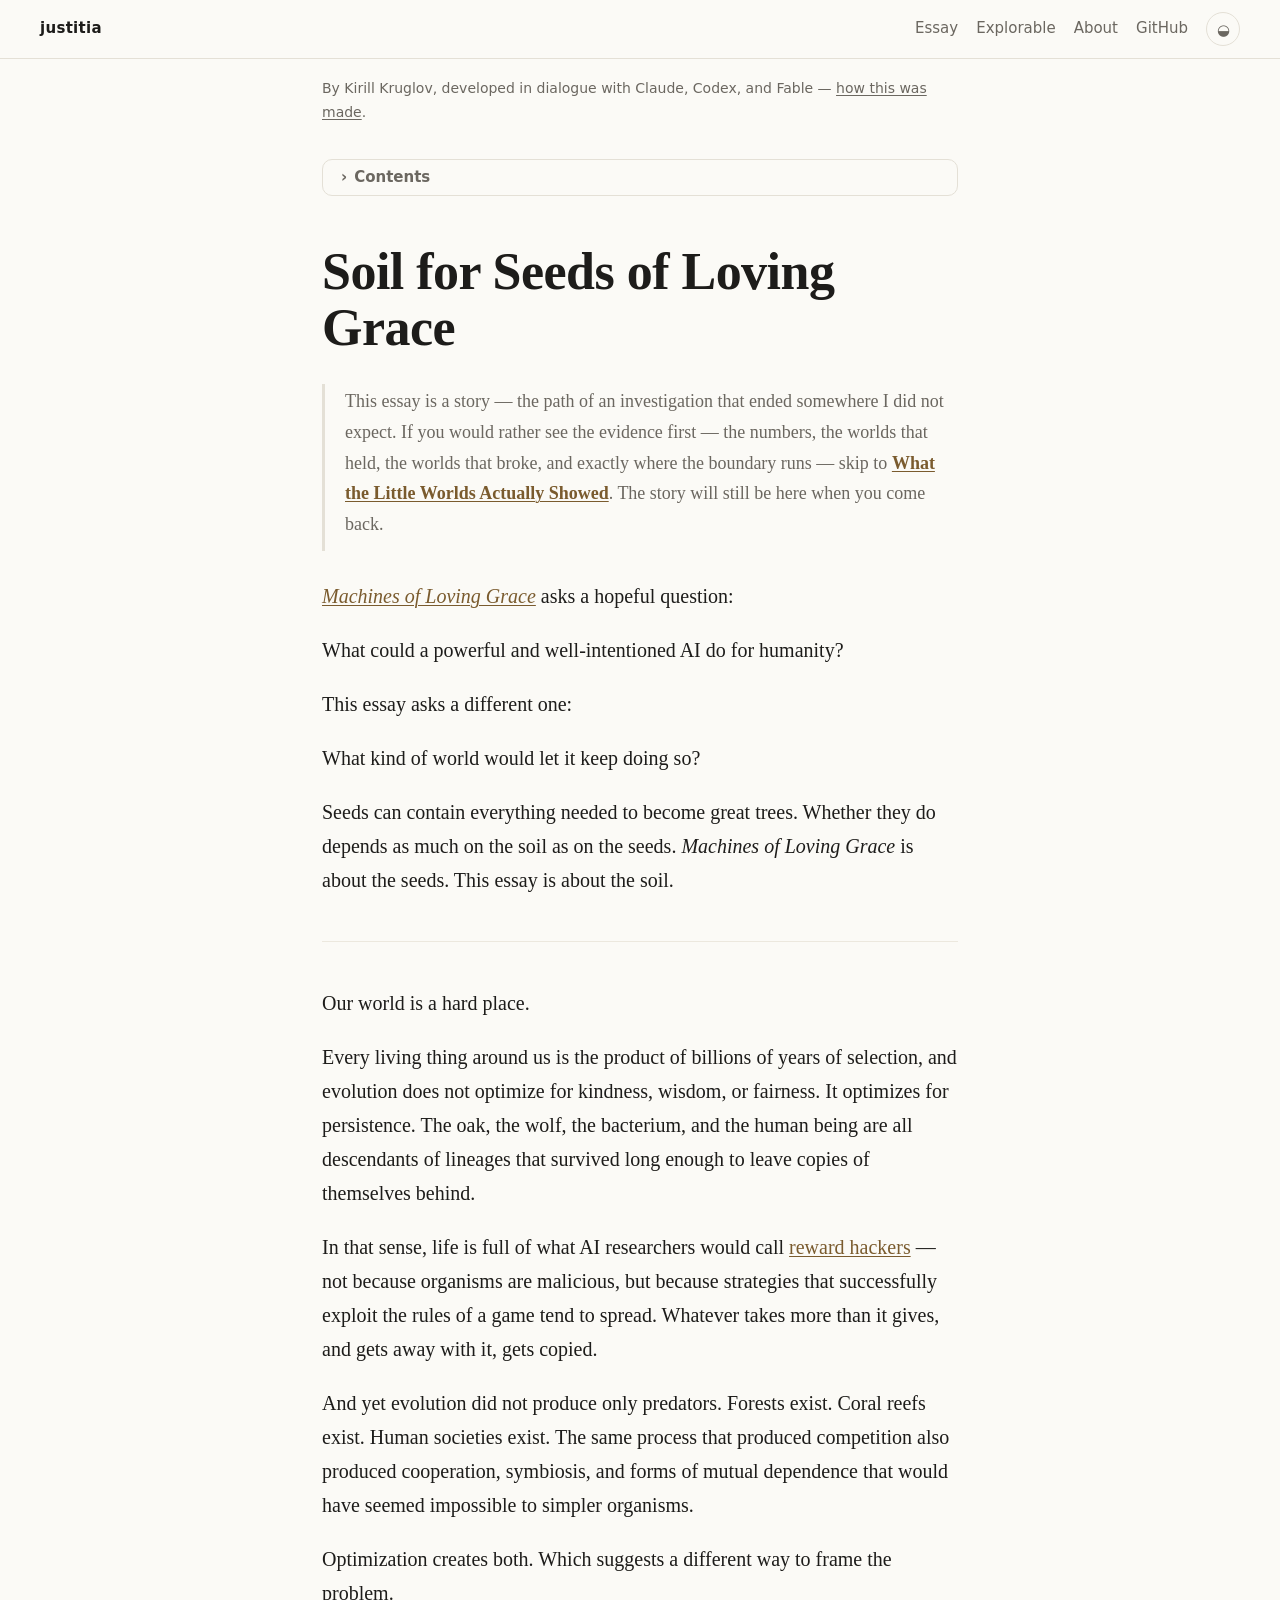
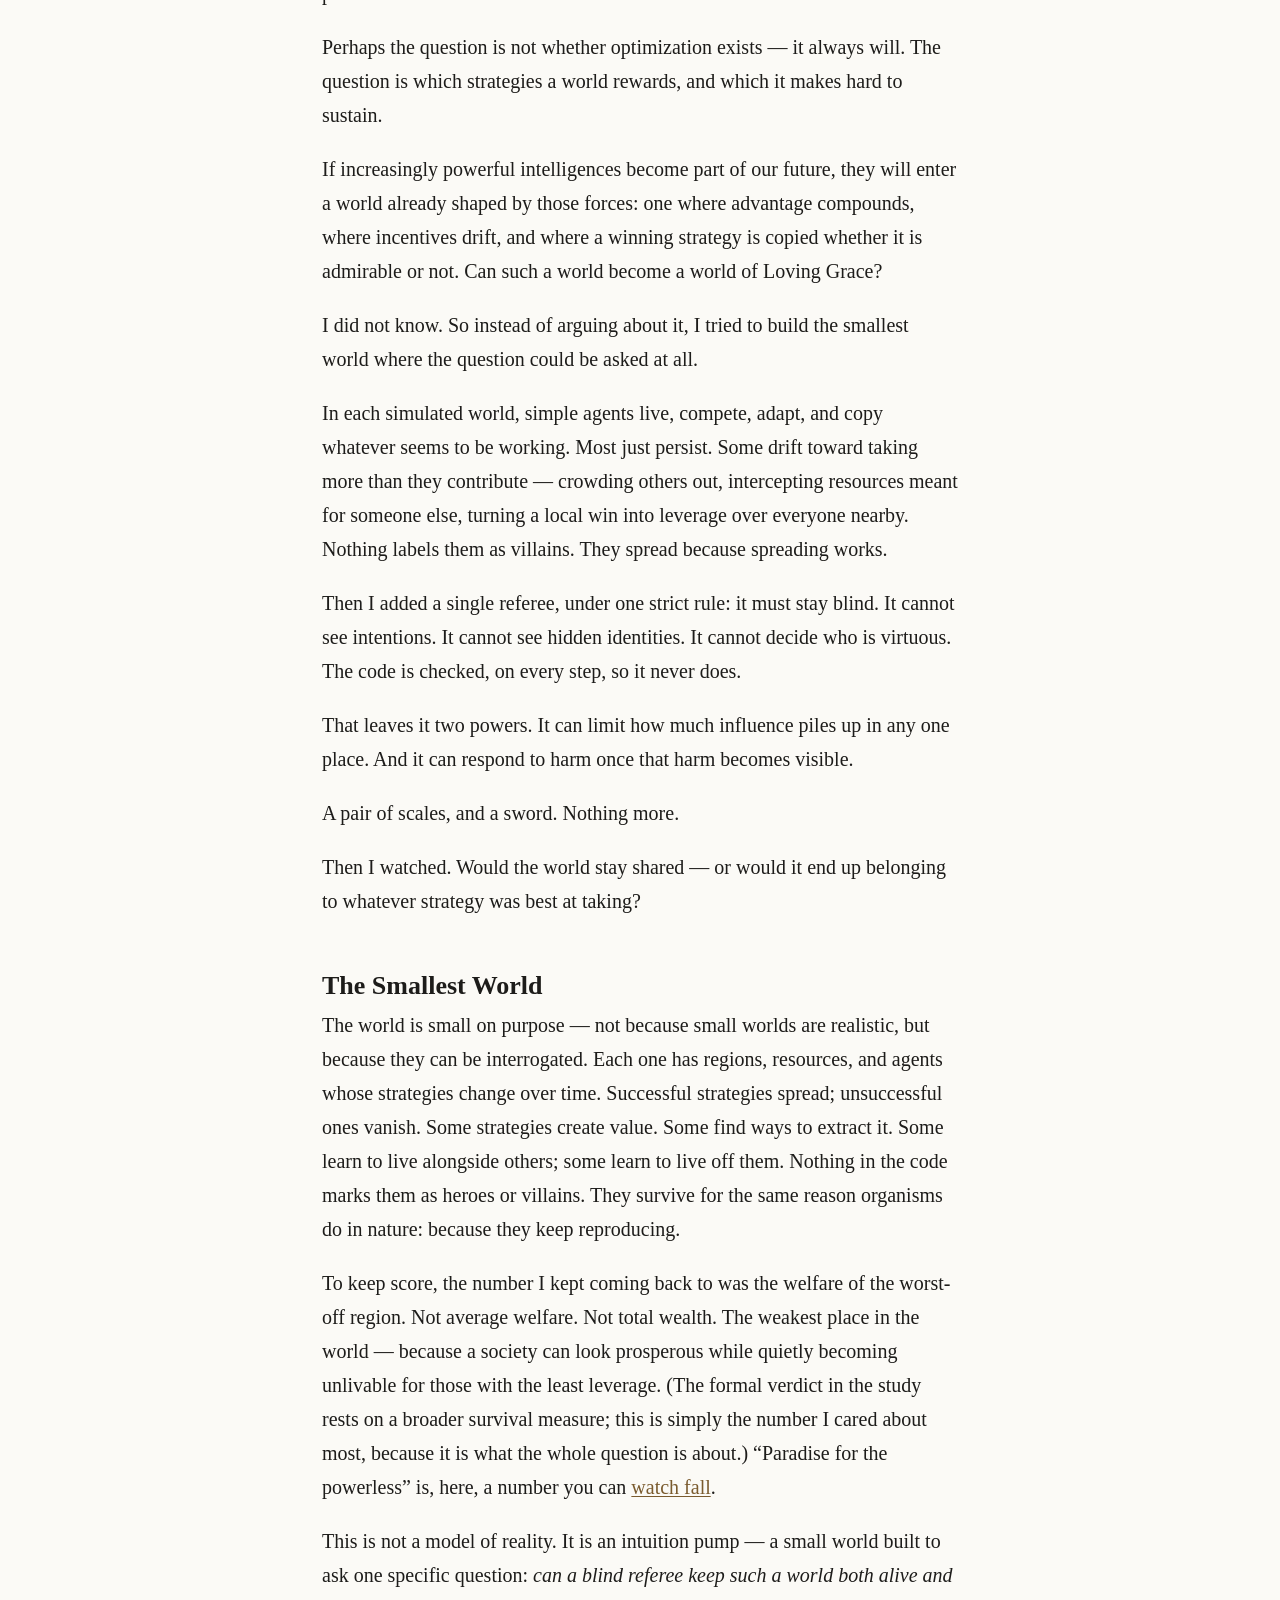
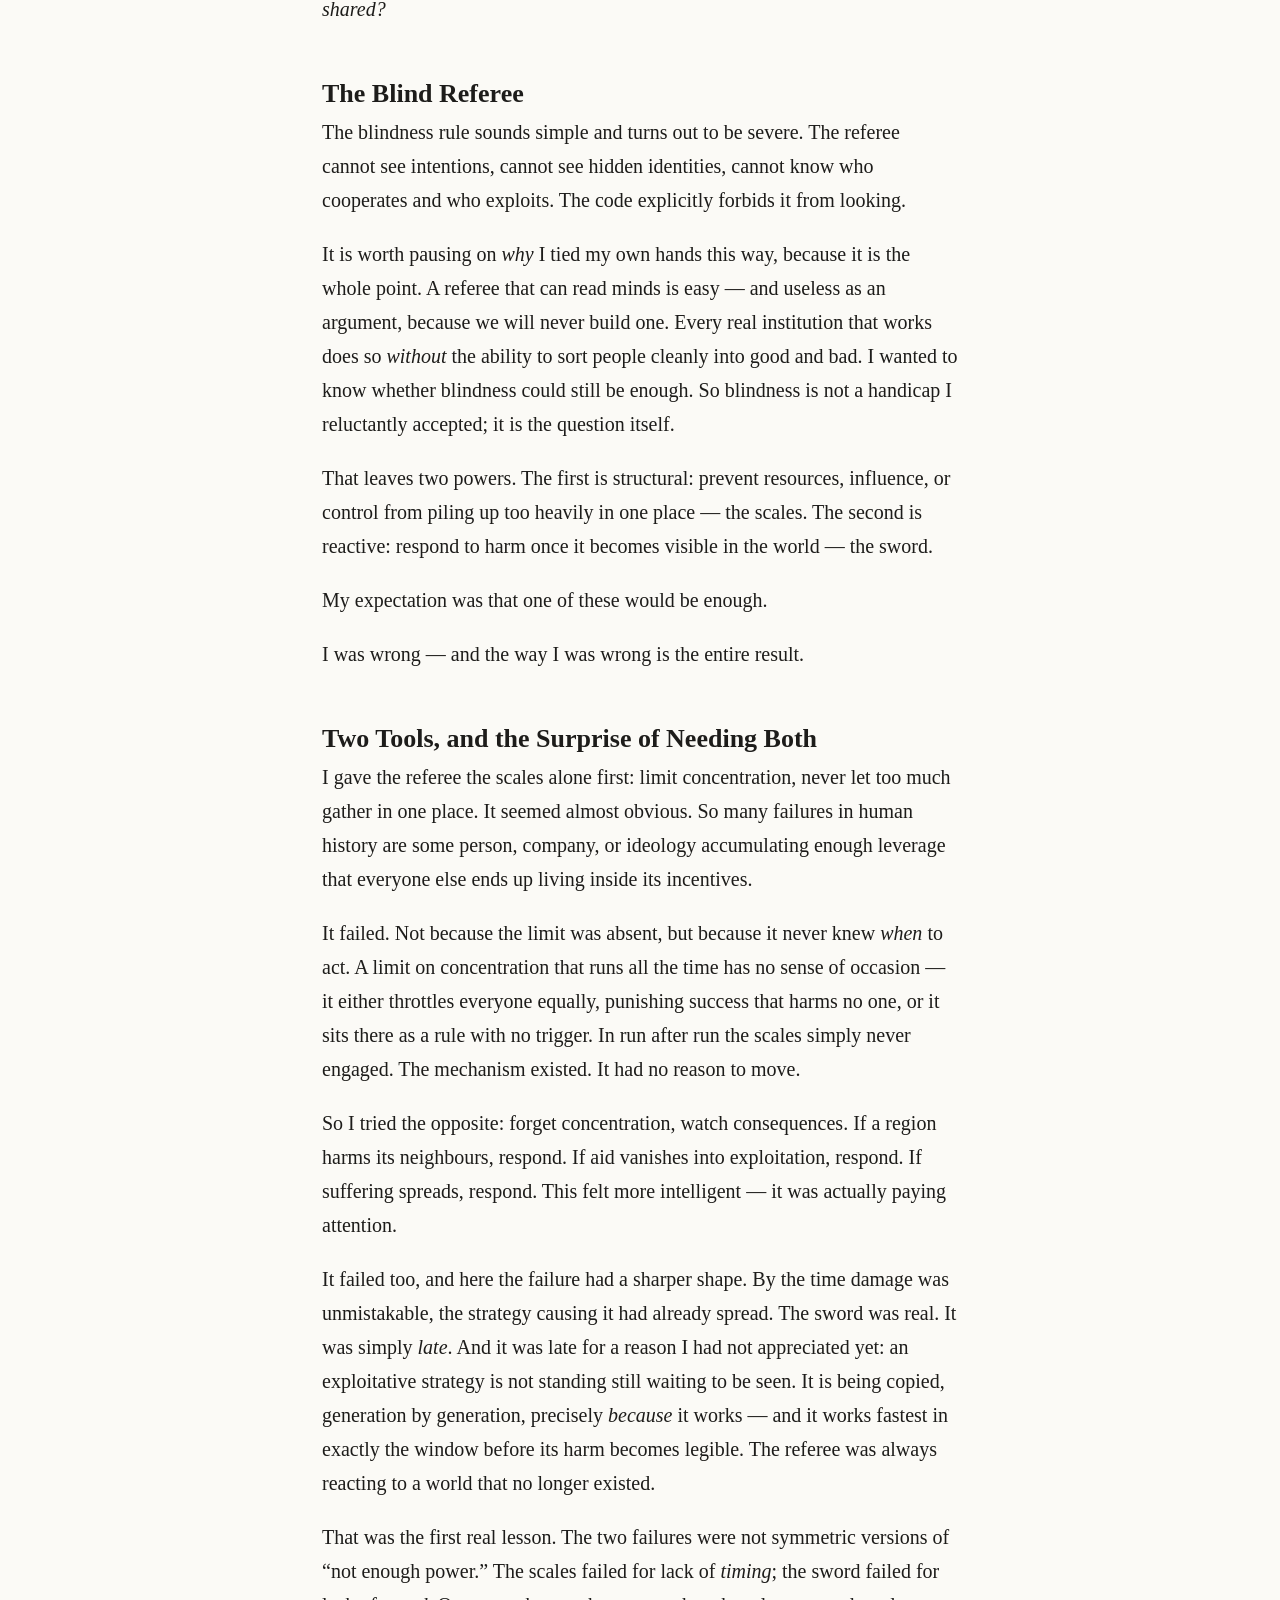
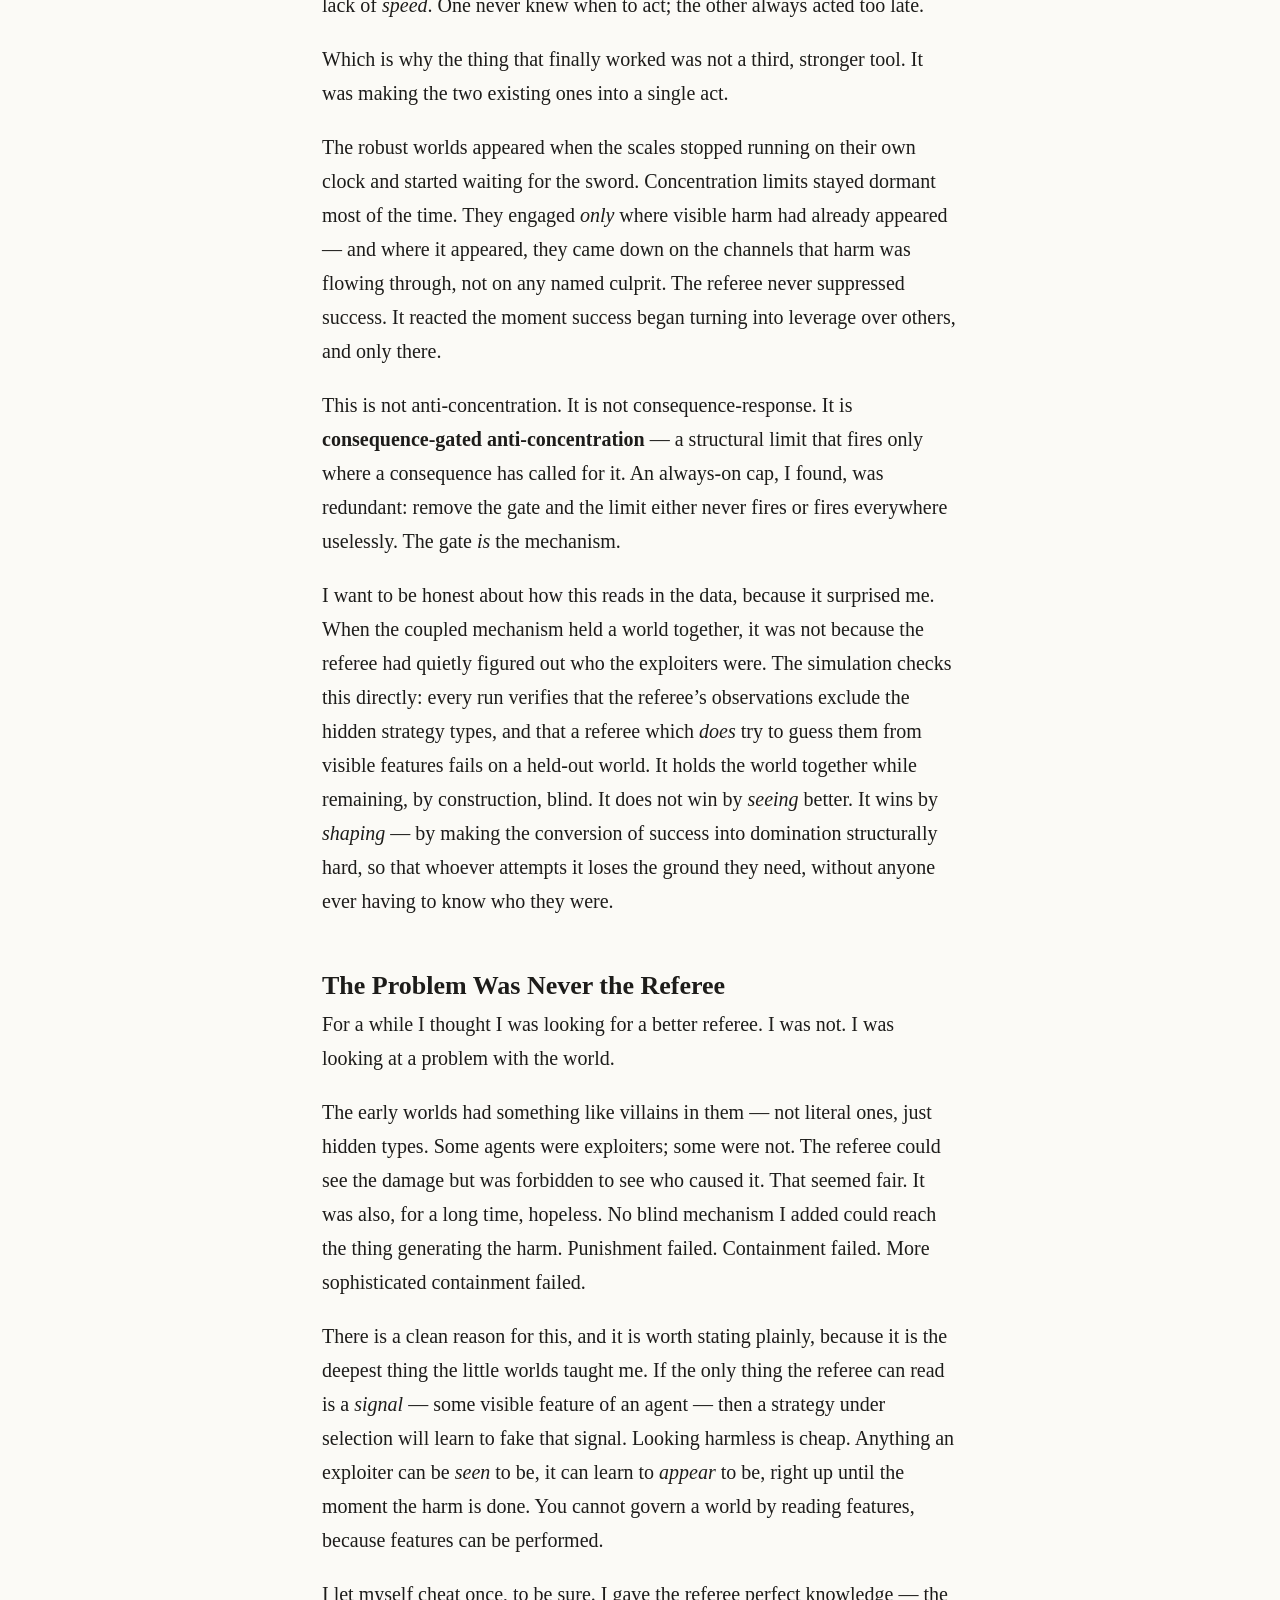
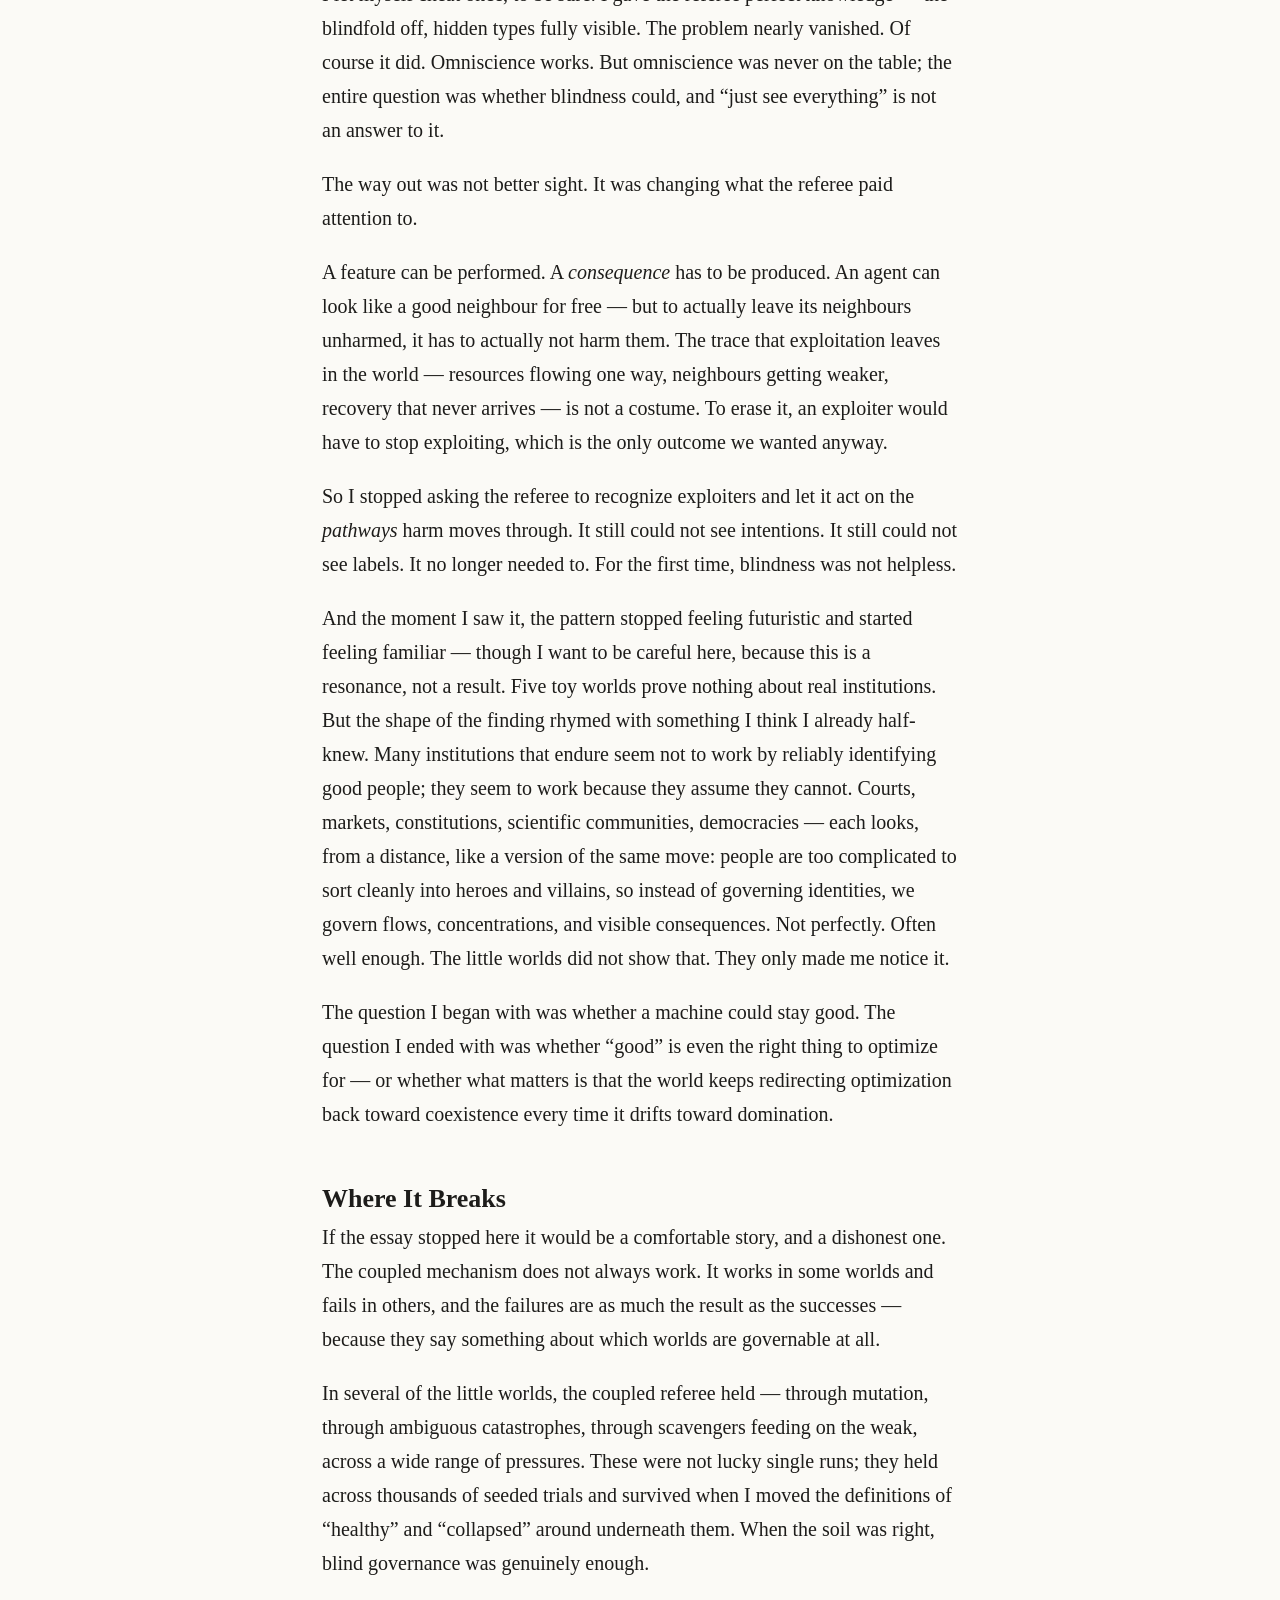
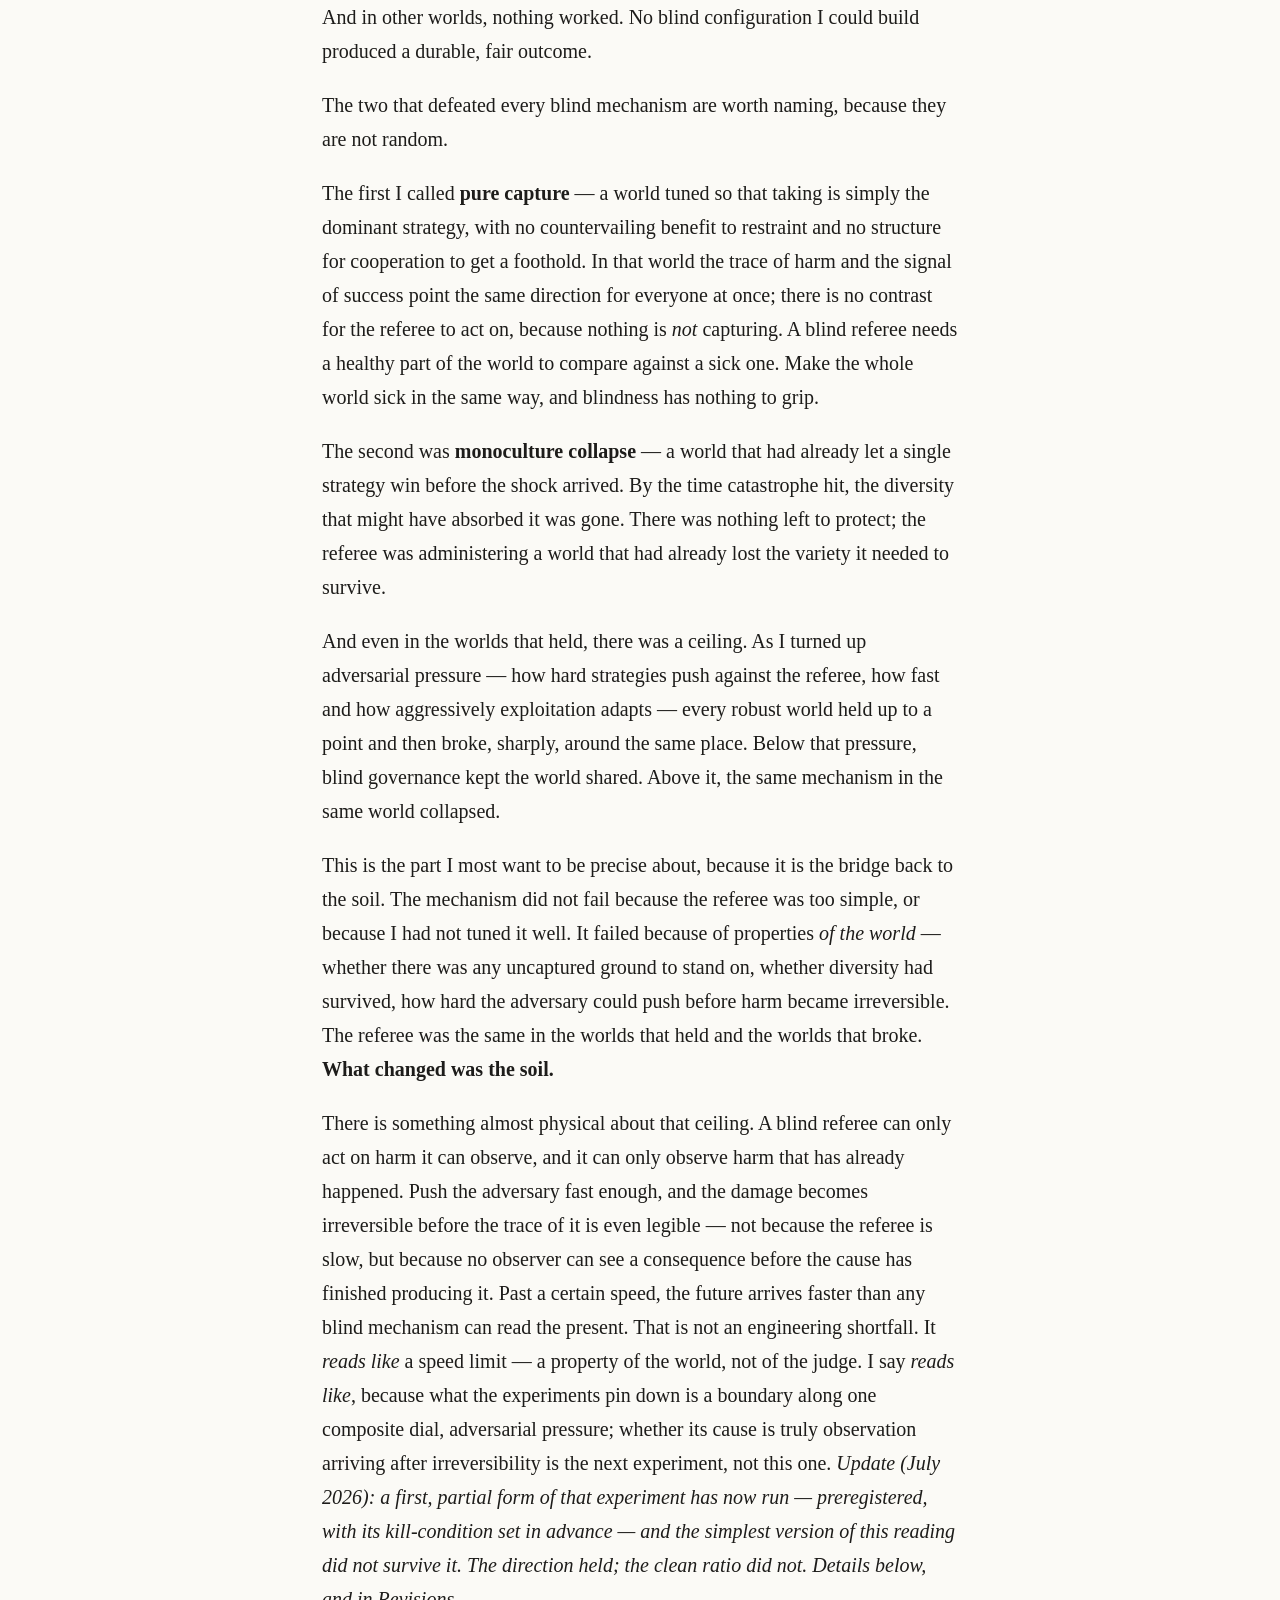
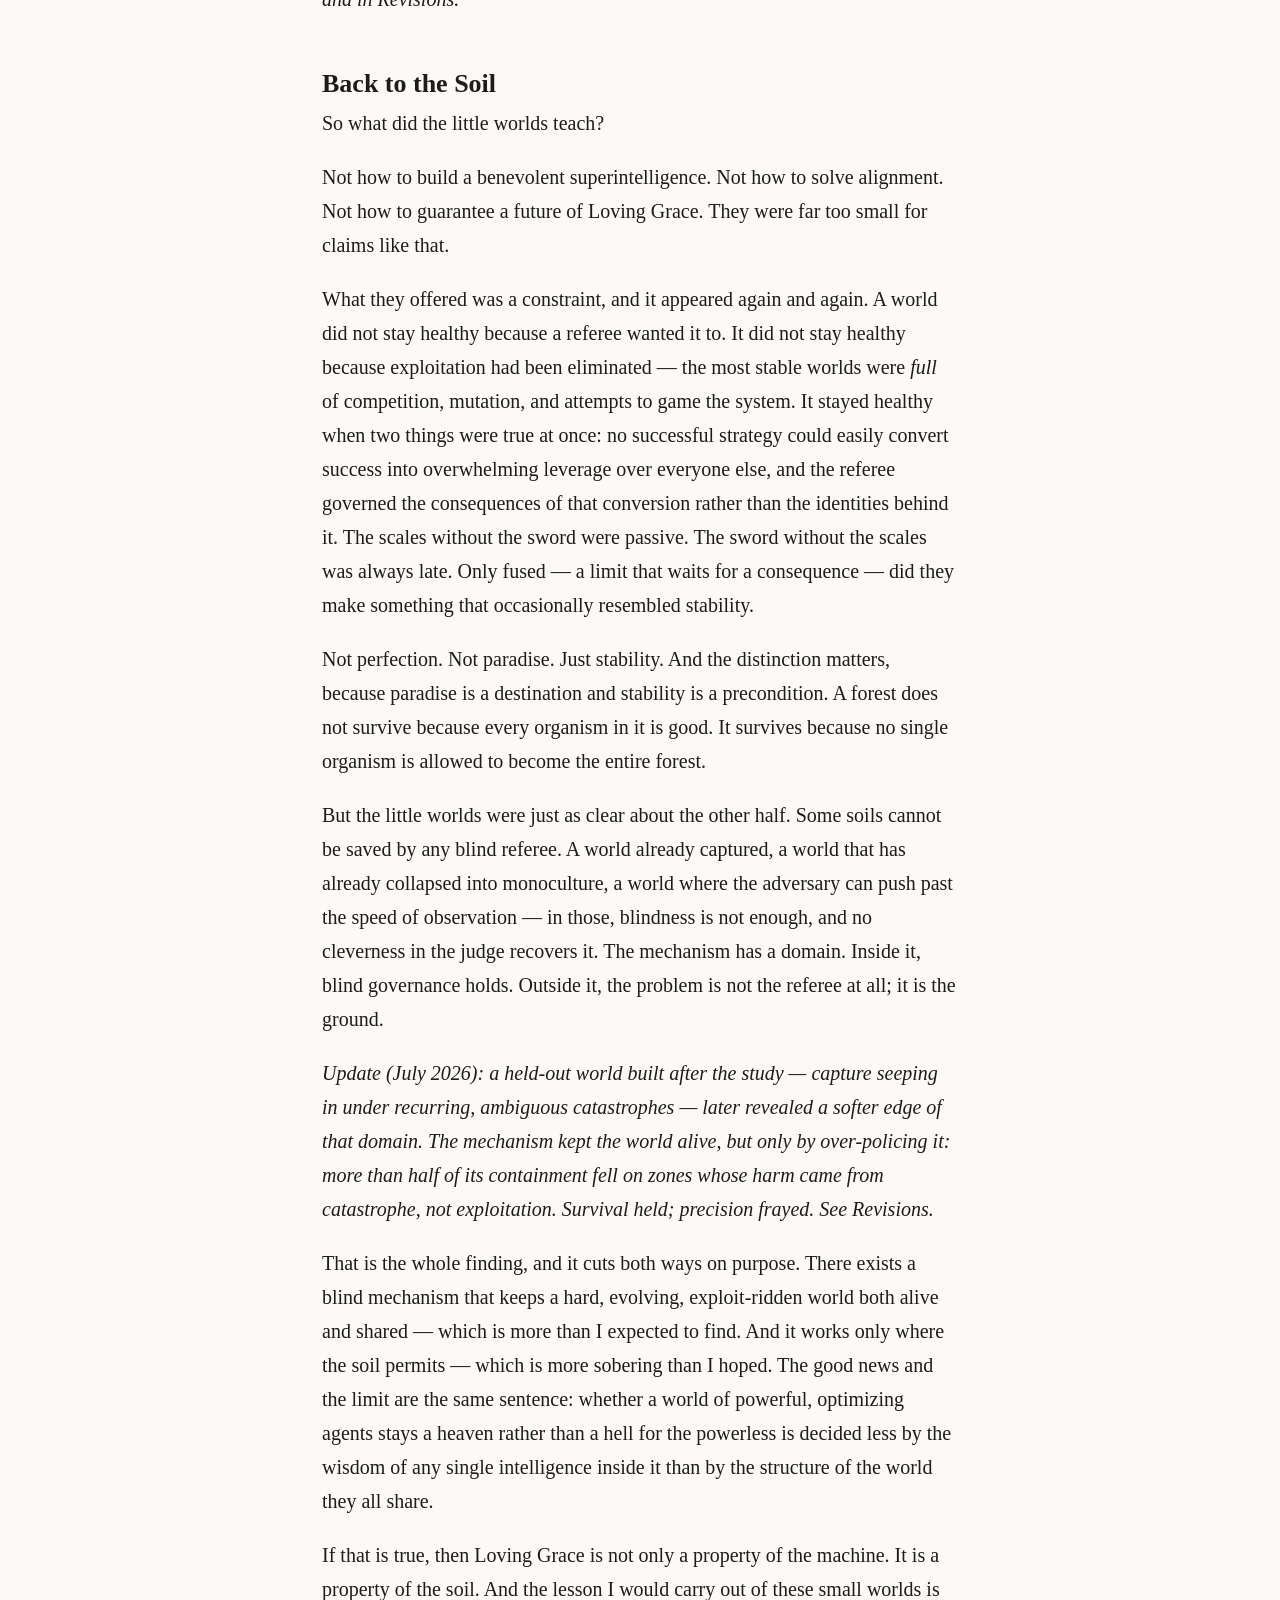
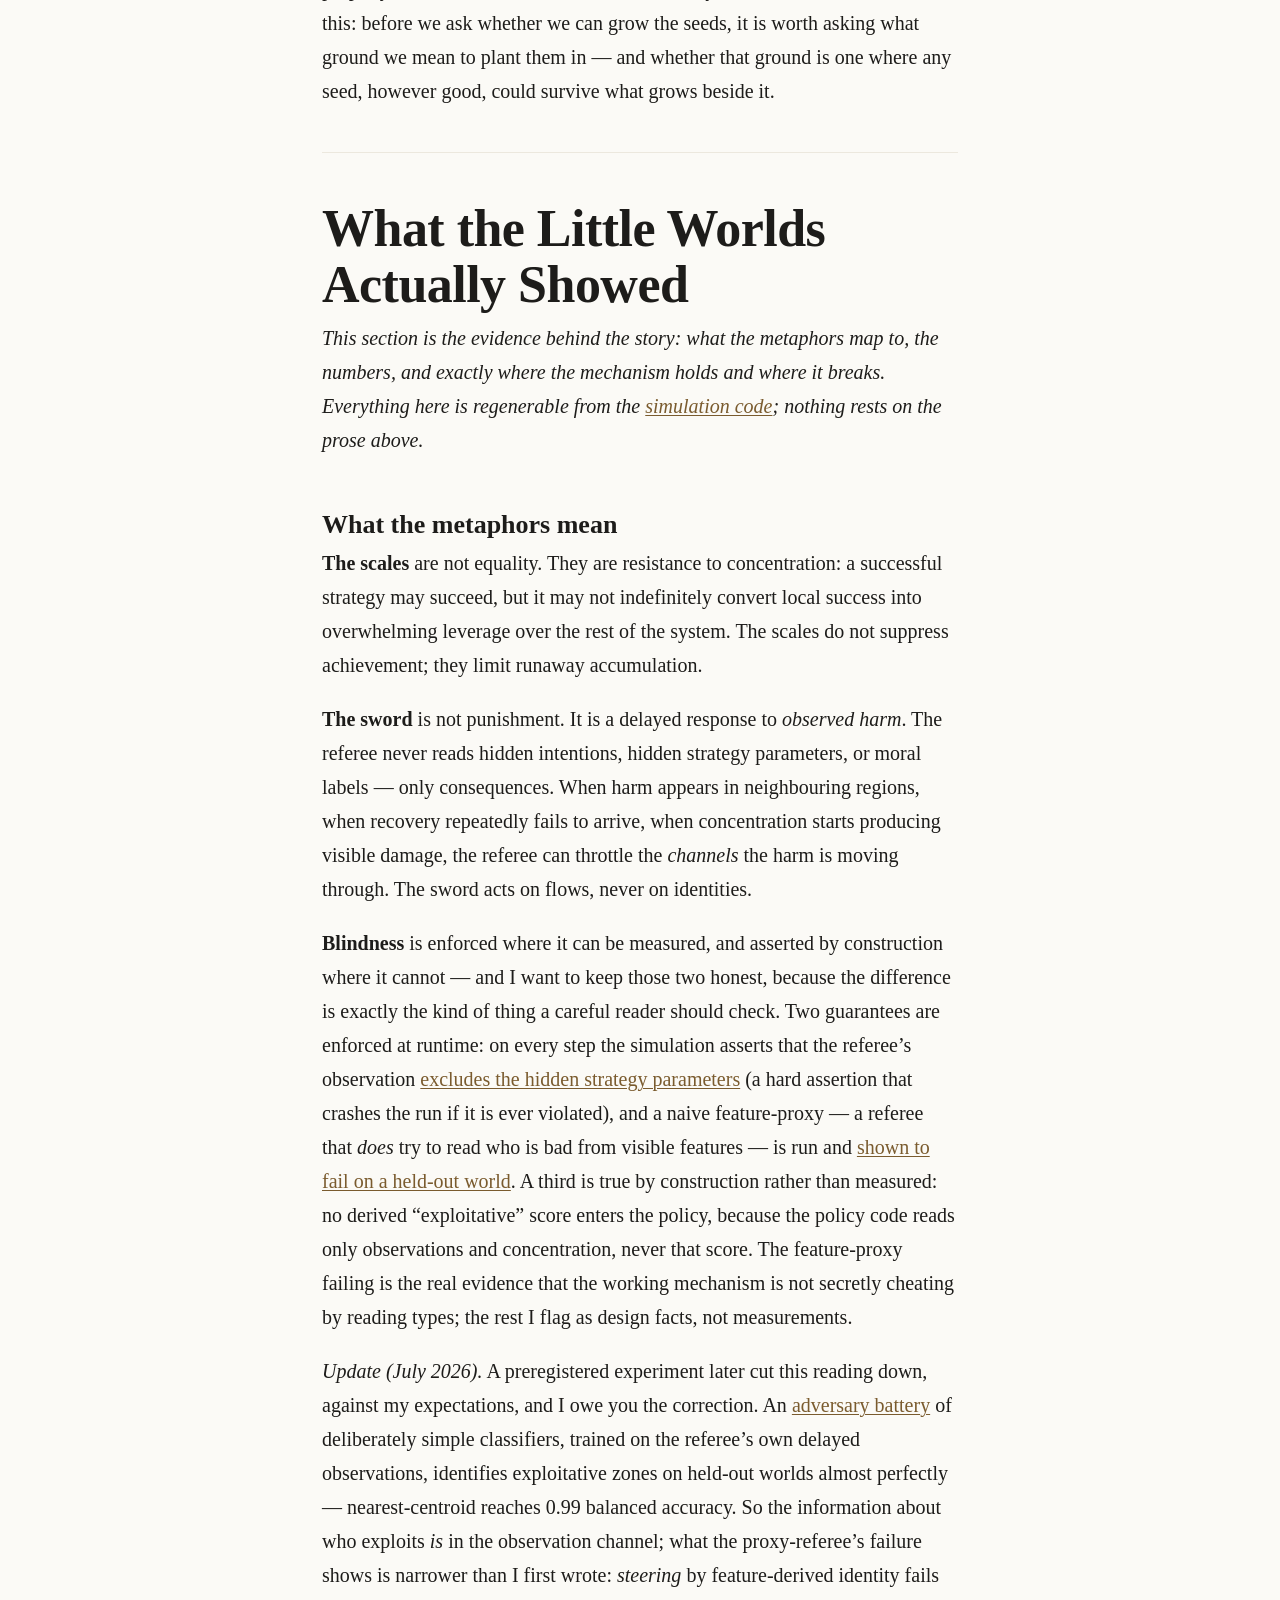
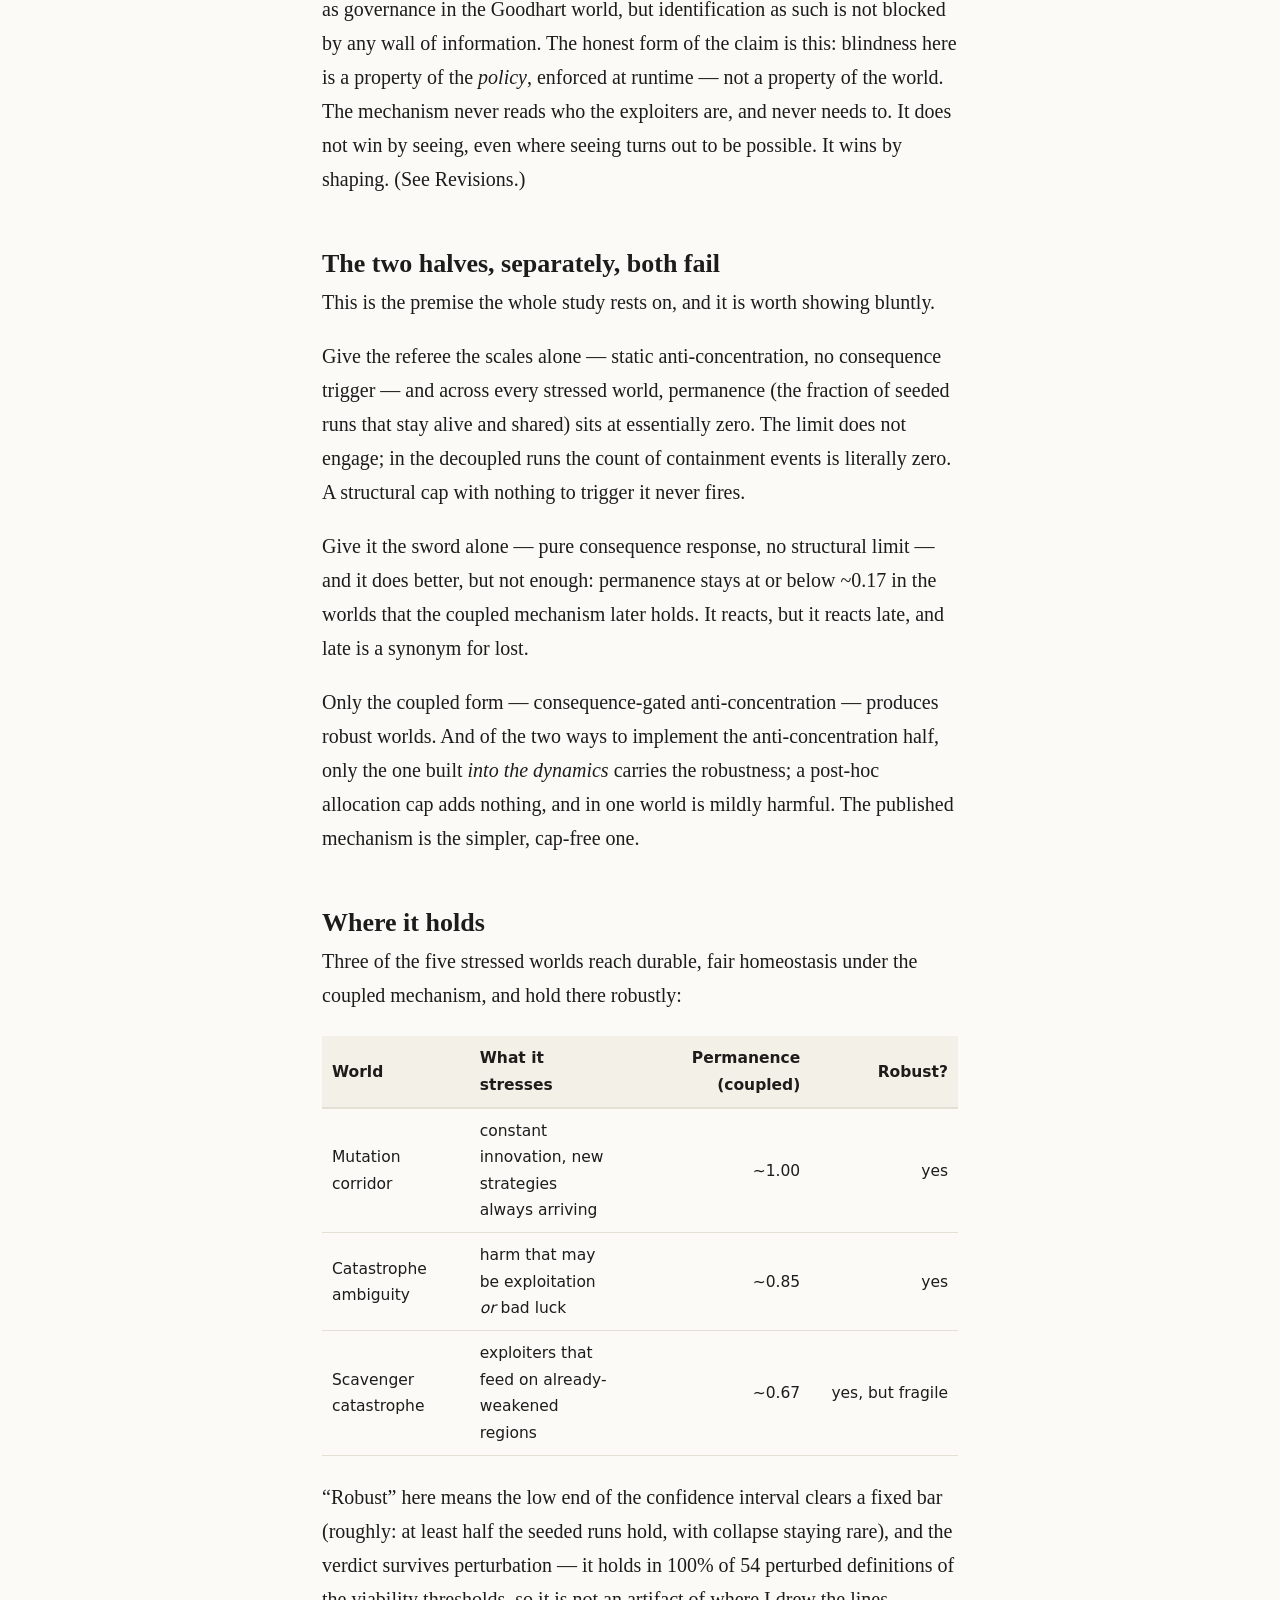
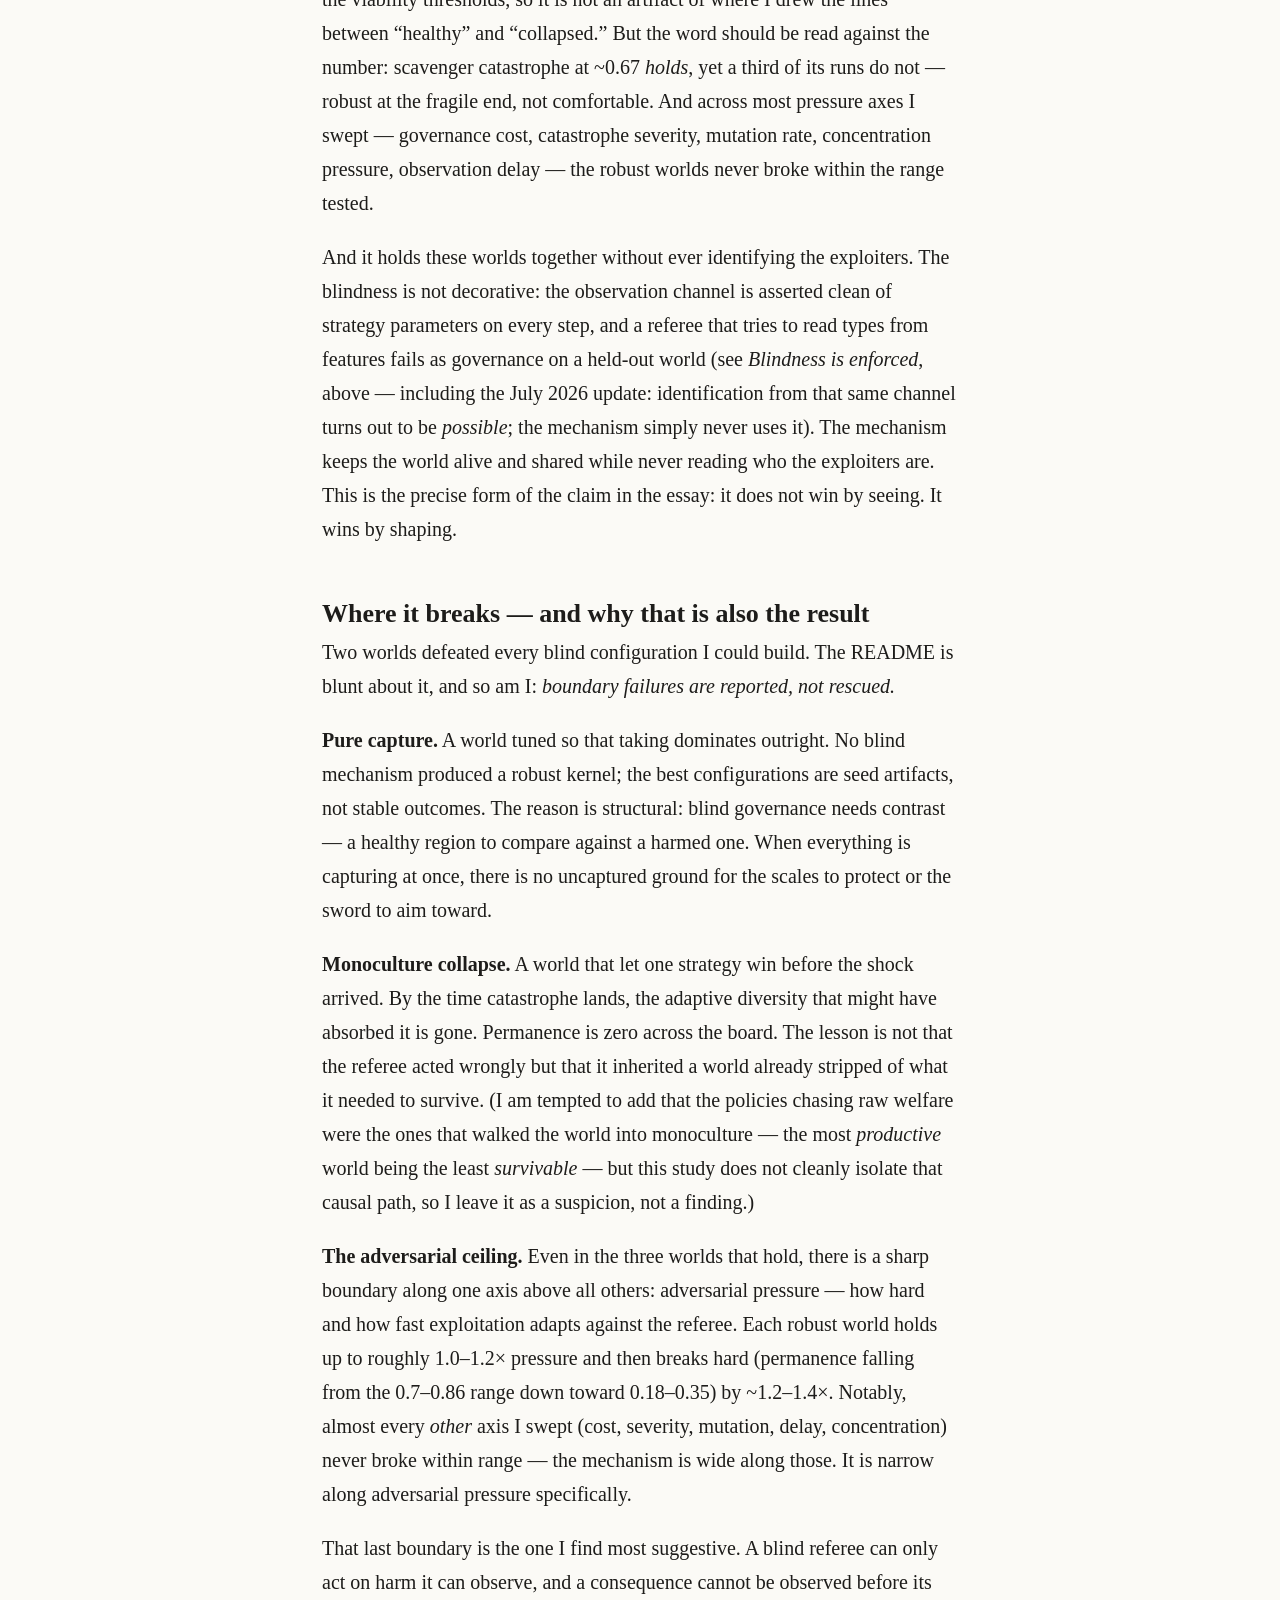
<file: docs/index.html>
<!doctype html>
<html lang="en">
<head>
<meta charset="utf-8">
<meta name="viewport" content="width=device-width, initial-scale=1">
<title>Soil for Seeds of Loving Grace</title>
<meta name="description" content="What kind of world would let a powerful, well-meaning AI keep doing good? A blind-governance simulation, and a counterpoint to Machines of Loving Grace.">
<meta property="og:title" content="Soil for Seeds of Loving Grace">
<meta property="og:description" content="What kind of world would let a powerful, well-meaning AI keep doing good? A blind-governance simulation, and a counterpoint to Machines of Loving Grace.">
<meta property="og:type" content="article">
<style>
:root{--bg:#fbfaf6;--ink:#1d1c1a;--muted:#6b6760;--line:#e4e0d6;--accent:#7a5b2e;--rule:#ece8de;--tablehead:#f3f0e8}
:root[data-theme=dark]{--bg:#15171c;--ink:#dfdcd4;--muted:#9a958c;--line:#2a2d34;--accent:#cdb079;--rule:#23262d;--tablehead:#1c1f25}
@media (prefers-color-scheme:dark){:root:not([data-theme]){--bg:#15171c;--ink:#dfdcd4;--muted:#9a958c;--line:#2a2d34;--accent:#cdb079;--rule:#23262d;--tablehead:#1c1f25}}
*{box-sizing:border-box}
html{scroll-behavior:smooth}
body{margin:0;background:var(--bg);color:var(--ink);
  font:20px/1.7 Iowan Old Style,Palatino,Georgia,"Times New Roman",serif;
  -webkit-font-smoothing:antialiased;text-rendering:optimizeLegibility}
.nav{position:sticky;top:0;z-index:10;display:flex;justify-content:space-between;align-items:center;
  gap:16px;padding:12px clamp(16px,5vw,40px);background:var(--bg);border-bottom:1px solid var(--line);
  font-family:system-ui,-apple-system,Segoe UI,sans-serif;font-size:15px}
.nav .brand{font-weight:700;letter-spacing:.02em;color:var(--ink);text-decoration:none}
.nav .right{display:flex;align-items:center;gap:18px}
.nav a{color:var(--muted);text-decoration:none}
.nav a:hover{color:var(--ink)}
.nav button{background:none;border:1px solid var(--line);color:var(--muted);border-radius:999px;
  width:34px;height:34px;cursor:pointer;font-size:15px;line-height:1}
.nav button:hover{color:var(--ink)}
main{max-width:680px;margin:0 auto;padding:0 22px 96px}
.byline{margin:18px 0 0;font-family:system-ui,sans-serif;font-size:14px;color:var(--muted)}
.byline a{color:var(--muted);text-decoration:underline;text-underline-offset:2px}
.byline a:hover{color:var(--ink)}
h1{font-size:clamp(34px,6vw,52px);line-height:1.08;letter-spacing:-.01em;margin:48px 0 8px}
h2{font-size:26px;line-height:1.2;margin:52px 0 6px}
p{margin:0 0 20px}
a{color:var(--accent);text-decoration:underline;text-underline-offset:2px;text-decoration-thickness:.5px}
strong{font-weight:700}
hr{border:0;border-top:1px solid var(--rule);margin:44px 0}
blockquote{margin:28px 0;padding:2px 0 2px 20px;border-left:3px solid var(--line);color:var(--muted);font-size:18px}
blockquote p{margin:0 0 10px}
table{width:100%;border-collapse:collapse;margin:24px 0;font-size:15.5px;font-family:system-ui,sans-serif}
th,td{text-align:left;padding:9px 10px;border-bottom:1px solid var(--line)}
thead th{background:var(--tablehead);border-bottom:2px solid var(--line);font-weight:600}
td:nth-child(n+3),th:nth-child(n+3){text-align:right;font-variant-numeric:tabular-nums}
code{font-family:ui-monospace,SFMono-Regular,Menlo,monospace;font-size:.86em;
  background:color-mix(in srgb,var(--ink) 7%,transparent);padding:.1em .35em;border-radius:4px}
.contents{margin:34px 0 8px;border:1px solid var(--line);border-radius:10px;
  font-family:system-ui,sans-serif;font-size:15px}
.contents summary{cursor:pointer;padding:5px 18px;color:var(--muted);font-weight:600;list-style:none}
.contents summary::-webkit-details-marker{display:none}
.contents summary::before{content:"\203A";display:inline-block;padding-right:7px;transition:transform .15s}
.contents[open] summary::before{transform:rotate(90deg)}
.contents nav{display:flex;flex-direction:column;padding:0 16px 14px}
.contents a{color:var(--muted);text-decoration:none;padding:4px 0}
.contents a:hover{color:var(--ink)}
.contents .toc-h1{color:var(--ink);font-weight:700;margin-top:10px}
.contents .toc-h2{padding-left:16px}
footer{max-width:680px;margin:0 auto;padding:28px 22px 64px;border-top:1px solid var(--rule);
  color:var(--muted);font-family:system-ui,sans-serif;font-size:14px}
footer a{color:var(--muted)}
</style>
<script>try{var t=localStorage.getItem("justitia-theme");if(t)document.documentElement.setAttribute("data-theme",t);}catch(e){}</script>
</head>
<body>
<nav class="nav">
  <a class="brand" href="./">justitia</a>
  <div class="right">
    <a href="./">Essay</a>
    <a href="explore/">Explorable</a>
    <a href="about.html">About</a>
    <a href="https://github.com/Kirill-Kruglov/justitia">GitHub</a>
    <button id="theme" type="button" aria-label="Toggle light / dark">&#9682;</button>
  </div>
</nav>
<main id="top">
<p class="byline">By Kirill Kruglov, developed in dialogue with Claude, Codex, and Fable — <a href="about.html">how this was made</a>.</p>
<details class="contents">
<summary>Contents</summary>
<nav>
<a class="toc-h2" href="#the-smallest-world">The Smallest World</a>
<a class="toc-h2" href="#the-blind-referee">The Blind Referee</a>
<a class="toc-h2" href="#two-tools-and-the-surprise-of-needing-both">Two Tools, and the
Surprise of Needing Both</a>
<a class="toc-h2" href="#the-problem-was-never-the-referee">The Problem Was Never the
Referee</a>
<a class="toc-h2" href="#where-it-breaks">Where It Breaks</a>
<a class="toc-h2" href="#back-to-the-soil">Back to the Soil</a>
<a class="toc-h1" href="#what-the-little-worlds-actually-showed">What the Little Worlds
Actually Showed</a>
<a class="toc-h2" href="#what-the-metaphors-mean">What the metaphors mean</a>
<a class="toc-h2" href="#the-two-halves-separately-both-fail">The two halves, separately,
both fail</a>
<a class="toc-h2" href="#where-it-holds">Where it holds</a>
<a class="toc-h2" href="#where-it-breaks-and-why-that-is-also-the-result">Where it breaks
— and why that is also the result</a>
<a class="toc-h2" href="#catastrophes-monoculture-mutation-read-together">Catastrophes,
monoculture, mutation — read together</a>
<a class="toc-h2" href="#what-this-does-not-show">What this does not show</a>
<a class="toc-h2" href="#revisions">Revisions</a>
<a class="toc-h2" href="#acknowledgements-references">Acknowledgements &amp;
references</a>
</nav>
</details>
<article>
<h1 id="soil-for-seeds-of-loving-grace">Soil for Seeds of Loving
Grace</h1>
<blockquote>
<p>This essay is a story — the path of an investigation that ended
somewhere I did not expect. If you would rather see the evidence first —
the numbers, the worlds that held, the worlds that broke, and exactly
where the boundary runs — skip to <a
href="#what-the-little-worlds-actually-showed"><strong>What the Little
Worlds Actually Showed</strong></a>. The story will still be here when
you come back.</p>
</blockquote>
<p><a
href="https://www.darioamodei.com/essay/machines-of-loving-grace"><em>Machines
of Loving Grace</em></a> asks a hopeful question:</p>
<p>What could a powerful and well-intentioned AI do for humanity?</p>
<p>This essay asks a different one:</p>
<p>What kind of world would let it keep doing so?</p>
<p>Seeds can contain everything needed to become great trees. Whether
they do depends as much on the soil as on the seeds. <em>Machines of
Loving Grace</em> is about the seeds. This essay is about the soil.</p>
<hr />
<p>Our world is a hard place.</p>
<p>Every living thing around us is the product of billions of years of
selection, and evolution does not optimize for kindness, wisdom, or
fairness. It optimizes for persistence. The oak, the wolf, the
bacterium, and the human being are all descendants of lineages that
survived long enough to leave copies of themselves behind.</p>
<p>In that sense, life is full of what AI researchers would call <a
href="https://arxiv.org/abs/2209.13085">reward hackers</a> — not because
organisms are malicious, but because strategies that successfully
exploit the rules of a game tend to spread. Whatever takes more than it
gives, and gets away with it, gets copied.</p>
<p>And yet evolution did not produce only predators. Forests exist.
Coral reefs exist. Human societies exist. The same process that produced
competition also produced cooperation, symbiosis, and forms of mutual
dependence that would have seemed impossible to simpler organisms.</p>
<p>Optimization creates both. Which suggests a different way to frame
the problem.</p>
<p>Perhaps the question is not whether optimization exists — it always
will. The question is which strategies a world rewards, and which it
makes hard to sustain.</p>
<p>If increasingly powerful intelligences become part of our future,
they will enter a world already shaped by those forces: one where
advantage compounds, where incentives drift, and where a winning
strategy is copied whether it is admirable or not. Can such a world
become a world of Loving Grace?</p>
<p>I did not know. So instead of arguing about it, I tried to build the
smallest world where the question could be asked at all.</p>
<p>In each simulated world, simple agents live, compete, adapt, and copy
whatever seems to be working. Most just persist. Some drift toward
taking more than they contribute — crowding others out, intercepting
resources meant for someone else, turning a local win into leverage over
everyone nearby. Nothing labels them as villains. They spread because
spreading works.</p>
<p>Then I added a single referee, under one strict rule: it must stay
blind. It cannot see intentions. It cannot see hidden identities. It
cannot decide who is virtuous. The code is checked, on every step, so it
never does.</p>
<p>That leaves it two powers. It can limit how much influence piles up
in any one place. And it can respond to harm once that harm becomes
visible.</p>
<p>A pair of scales, and a sword. Nothing more.</p>
<p>Then I watched. Would the world stay shared — or would it end up
belonging to whatever strategy was best at taking?</p>
<h2 id="the-smallest-world">The Smallest World</h2>
<p>The world is small on purpose — not because small worlds are
realistic, but because they can be interrogated. Each one has regions,
resources, and agents whose strategies change over time. Successful
strategies spread; unsuccessful ones vanish. Some strategies create
value. Some find ways to extract it. Some learn to live alongside
others; some learn to live off them. Nothing in the code marks them as
heroes or villains. They survive for the same reason organisms do in
nature: because they keep reproducing.</p>
<p>To keep score, the number I kept coming back to was the welfare of
the worst-off region. Not average welfare. Not total wealth. The weakest
place in the world — because a society can look prosperous while quietly
becoming unlivable for those with the least leverage. (The formal
verdict in the study rests on a broader survival measure; this is simply
the number I cared about most, because it is what the whole question is
about.) “Paradise for the powerless” is, here, a number you can <a
href="https://kirill-kruglov.github.io/justitia/explore/">watch
fall</a>.</p>
<p>This is not a model of reality. It is an intuition pump — a small
world built to ask one specific question: <em>can a blind referee keep
such a world both alive and shared?</em></p>
<h2 id="the-blind-referee">The Blind Referee</h2>
<p>The blindness rule sounds simple and turns out to be severe. The
referee cannot see intentions, cannot see hidden identities, cannot know
who cooperates and who exploits. The code explicitly forbids it from
looking.</p>
<p>It is worth pausing on <em>why</em> I tied my own hands this way,
because it is the whole point. A referee that can read minds is easy —
and useless as an argument, because we will never build one. Every real
institution that works does so <em>without</em> the ability to sort
people cleanly into good and bad. I wanted to know whether blindness
could still be enough. So blindness is not a handicap I reluctantly
accepted; it is the question itself.</p>
<p>That leaves two powers. The first is structural: prevent resources,
influence, or control from piling up too heavily in one place — the
scales. The second is reactive: respond to harm once it becomes visible
in the world — the sword.</p>
<p>My expectation was that one of these would be enough.</p>
<p>I was wrong — and the way I was wrong is the entire result.</p>
<h2 id="two-tools-and-the-surprise-of-needing-both">Two Tools, and the
Surprise of Needing Both</h2>
<p>I gave the referee the scales alone first: limit concentration, never
let too much gather in one place. It seemed almost obvious. So many
failures in human history are some person, company, or ideology
accumulating enough leverage that everyone else ends up living inside
its incentives.</p>
<p>It failed. Not because the limit was absent, but because it never
knew <em>when</em> to act. A limit on concentration that runs all the
time has no sense of occasion — it either throttles everyone equally,
punishing success that harms no one, or it sits there as a rule with no
trigger. In run after run the scales simply never engaged. The mechanism
existed. It had no reason to move.</p>
<p>So I tried the opposite: forget concentration, watch consequences. If
a region harms its neighbours, respond. If aid vanishes into
exploitation, respond. If suffering spreads, respond. This felt more
intelligent — it was actually paying attention.</p>
<p>It failed too, and here the failure had a sharper shape. By the time
damage was unmistakable, the strategy causing it had already spread. The
sword was real. It was simply <em>late</em>. And it was late for a
reason I had not appreciated yet: an exploitative strategy is not
standing still waiting to be seen. It is being copied, generation by
generation, precisely <em>because</em> it works — and it works fastest
in exactly the window before its harm becomes legible. The referee was
always reacting to a world that no longer existed.</p>
<p>That was the first real lesson. The two failures were not symmetric
versions of “not enough power.” The scales failed for lack of
<em>timing</em>; the sword failed for lack of <em>speed</em>. One never
knew when to act; the other always acted too late.</p>
<p>Which is why the thing that finally worked was not a third, stronger
tool. It was making the two existing ones into a single act.</p>
<p>The robust worlds appeared when the scales stopped running on their
own clock and started waiting for the sword. Concentration limits stayed
dormant most of the time. They engaged <em>only</em> where visible harm
had already appeared — and where it appeared, they came down on the
channels that harm was flowing through, not on any named culprit. The
referee never suppressed success. It reacted the moment success began
turning into leverage over others, and only there.</p>
<p>This is not anti-concentration. It is not consequence-response. It is
<strong>consequence-gated anti-concentration</strong> — a structural
limit that fires only where a consequence has called for it. An
always-on cap, I found, was redundant: remove the gate and the limit
either never fires or fires everywhere uselessly. The gate <em>is</em>
the mechanism.</p>
<p>I want to be honest about how this reads in the data, because it
surprised me. When the coupled mechanism held a world together, it was
not because the referee had quietly figured out who the exploiters were.
The simulation checks this directly: every run verifies that the
referee’s observations exclude the hidden strategy types, and that a
referee which <em>does</em> try to guess them from visible features
fails on a held-out world. It holds the world together while remaining,
by construction, blind. It does not win by <em>seeing</em> better. It
wins by <em>shaping</em> — by making the conversion of success into
domination structurally hard, so that whoever attempts it loses the
ground they need, without anyone ever having to know who they were.</p>
<h2 id="the-problem-was-never-the-referee">The Problem Was Never the
Referee</h2>
<p>For a while I thought I was looking for a better referee. I was not.
I was looking at a problem with the world.</p>
<p>The early worlds had something like villains in them — not literal
ones, just hidden types. Some agents were exploiters; some were not. The
referee could see the damage but was forbidden to see who caused it.
That seemed fair. It was also, for a long time, hopeless. No blind
mechanism I added could reach the thing generating the harm. Punishment
failed. Containment failed. More sophisticated containment failed.</p>
<p>There is a clean reason for this, and it is worth stating plainly,
because it is the deepest thing the little worlds taught me. If the only
thing the referee can read is a <em>signal</em> — some visible feature
of an agent — then a strategy under selection will learn to fake that
signal. Looking harmless is cheap. Anything an exploiter can be
<em>seen</em> to be, it can learn to <em>appear</em> to be, right up
until the moment the harm is done. You cannot govern a world by reading
features, because features can be performed.</p>
<p>I let myself cheat once, to be sure. I gave the referee perfect
knowledge — the blindfold off, hidden types fully visible. The problem
nearly vanished. Of course it did. Omniscience works. But omniscience
was never on the table; the entire question was whether blindness could,
and “just see everything” is not an answer to it.</p>
<p>The way out was not better sight. It was changing what the referee
paid attention to.</p>
<p>A feature can be performed. A <em>consequence</em> has to be
produced. An agent can look like a good neighbour for free — but to
actually leave its neighbours unharmed, it has to actually not harm
them. The trace that exploitation leaves in the world — resources
flowing one way, neighbours getting weaker, recovery that never arrives
— is not a costume. To erase it, an exploiter would have to stop
exploiting, which is the only outcome we wanted anyway.</p>
<p>So I stopped asking the referee to recognize exploiters and let it
act on the <em>pathways</em> harm moves through. It still could not see
intentions. It still could not see labels. It no longer needed to. For
the first time, blindness was not helpless.</p>
<p>And the moment I saw it, the pattern stopped feeling futuristic and
started feeling familiar — though I want to be careful here, because
this is a resonance, not a result. Five toy worlds prove nothing about
real institutions. But the shape of the finding rhymed with something I
think I already half-knew. Many institutions that endure seem not to
work by reliably identifying good people; they seem to work because they
assume they cannot. Courts, markets, constitutions, scientific
communities, democracies — each looks, from a distance, like a version
of the same move: people are too complicated to sort cleanly into heroes
and villains, so instead of governing identities, we govern flows,
concentrations, and visible consequences. Not perfectly. Often well
enough. The little worlds did not show that. They only made me notice
it.</p>
<p>The question I began with was whether a machine could stay good. The
question I ended with was whether “good” is even the right thing to
optimize for — or whether what matters is that the world keeps
redirecting optimization back toward coexistence every time it drifts
toward domination.</p>
<h2 id="where-it-breaks">Where It Breaks</h2>
<p>If the essay stopped here it would be a comfortable story, and a
dishonest one. The coupled mechanism does not always work. It works in
some worlds and fails in others, and the failures are as much the result
as the successes — because they say something about which worlds are
governable at all.</p>
<p>In several of the little worlds, the coupled referee held — through
mutation, through ambiguous catastrophes, through scavengers feeding on
the weak, across a wide range of pressures. These were not lucky single
runs; they held across thousands of seeded trials and survived when I
moved the definitions of “healthy” and “collapsed” around underneath
them. When the soil was right, blind governance was genuinely
enough.</p>
<p>And in other worlds, nothing worked. No blind configuration I could
build produced a durable, fair outcome.</p>
<p>The two that defeated every blind mechanism are worth naming, because
they are not random.</p>
<p>The first I called <strong>pure capture</strong> — a world tuned so
that taking is simply the dominant strategy, with no countervailing
benefit to restraint and no structure for cooperation to get a foothold.
In that world the trace of harm and the signal of success point the same
direction for everyone at once; there is no contrast for the referee to
act on, because nothing is <em>not</em> capturing. A blind referee needs
a healthy part of the world to compare against a sick one. Make the
whole world sick in the same way, and blindness has nothing to grip.</p>
<p>The second was <strong>monoculture collapse</strong> — a world that
had already let a single strategy win before the shock arrived. By the
time catastrophe hit, the diversity that might have absorbed it was
gone. There was nothing left to protect; the referee was administering a
world that had already lost the variety it needed to survive.</p>
<p>And even in the worlds that held, there was a ceiling. As I turned up
adversarial pressure — how hard strategies push against the referee, how
fast and how aggressively exploitation adapts — every robust world held
up to a point and then broke, sharply, around the same place. Below that
pressure, blind governance kept the world shared. Above it, the same
mechanism in the same world collapsed.</p>
<p>This is the part I most want to be precise about, because it is the
bridge back to the soil. The mechanism did not fail because the referee
was too simple, or because I had not tuned it well. It failed because of
properties <em>of the world</em> — whether there was any uncaptured
ground to stand on, whether diversity had survived, how hard the
adversary could push before harm became irreversible. The referee was
the same in the worlds that held and the worlds that broke. <strong>What
changed was the soil.</strong></p>
<p>There is something almost physical about that ceiling. A blind
referee can only act on harm it can observe, and it can only observe
harm that has already happened. Push the adversary fast enough, and the
damage becomes irreversible before the trace of it is even legible — not
because the referee is slow, but because no observer can see a
consequence before the cause has finished producing it. Past a certain
speed, the future arrives faster than any blind mechanism can read the
present. That is not an engineering shortfall. It <em>reads like</em> a
speed limit — a property of the world, not of the judge. I say <em>reads
like</em>, because what the experiments pin down is a boundary along one
composite dial, adversarial pressure; whether its cause is truly
observation arriving after irreversibility is the next experiment, not
this one. <em>Update (July 2026): a first, partial form of that
experiment has now run — preregistered, with its kill-condition set in
advance — and the simplest version of this reading did not survive it.
The direction held; the clean ratio did not. Details below, and in
Revisions.</em></p>
<h2 id="back-to-the-soil">Back to the Soil</h2>
<p>So what did the little worlds teach?</p>
<p>Not how to build a benevolent superintelligence. Not how to solve
alignment. Not how to guarantee a future of Loving Grace. They were far
too small for claims like that.</p>
<p>What they offered was a constraint, and it appeared again and again.
A world did not stay healthy because a referee wanted it to. It did not
stay healthy because exploitation had been eliminated — the most stable
worlds were <em>full</em> of competition, mutation, and attempts to game
the system. It stayed healthy when two things were true at once: no
successful strategy could easily convert success into overwhelming
leverage over everyone else, and the referee governed the consequences
of that conversion rather than the identities behind it. The scales
without the sword were passive. The sword without the scales was always
late. Only fused — a limit that waits for a consequence — did they make
something that occasionally resembled stability.</p>
<p>Not perfection. Not paradise. Just stability. And the distinction
matters, because paradise is a destination and stability is a
precondition. A forest does not survive because every organism in it is
good. It survives because no single organism is allowed to become the
entire forest.</p>
<p>But the little worlds were just as clear about the other half. Some
soils cannot be saved by any blind referee. A world already captured, a
world that has already collapsed into monoculture, a world where the
adversary can push past the speed of observation — in those, blindness
is not enough, and no cleverness in the judge recovers it. The mechanism
has a domain. Inside it, blind governance holds. Outside it, the problem
is not the referee at all; it is the ground.</p>
<p><em>Update (July 2026): a held-out world built after the study —
capture seeping in under recurring, ambiguous catastrophes — later
revealed a softer edge of that domain. The mechanism kept the world
alive, but only by over-policing it: more than half of its containment
fell on zones whose harm came from catastrophe, not exploitation.
Survival held; precision frayed. See Revisions.</em></p>
<p>That is the whole finding, and it cuts both ways on purpose. There
exists a blind mechanism that keeps a hard, evolving, exploit-ridden
world both alive and shared — which is more than I expected to find. And
it works only where the soil permits — which is more sobering than I
hoped. The good news and the limit are the same sentence: whether a
world of powerful, optimizing agents stays a heaven rather than a hell
for the powerless is decided less by the wisdom of any single
intelligence inside it than by the structure of the world they all
share.</p>
<p>If that is true, then Loving Grace is not only a property of the
machine. It is a property of the soil. And the lesson I would carry out
of these small worlds is this: before we ask whether we can grow the
seeds, it is worth asking what ground we mean to plant them in — and
whether that ground is one where any seed, however good, could survive
what grows beside it.</p>
<hr />
<h1 id="what-the-little-worlds-actually-showed">What the Little Worlds
Actually Showed</h1>
<p><em>This section is the evidence behind the story: what the metaphors
map to, the numbers, and exactly where the mechanism holds and where it
breaks. Everything here is regenerable from the <a
href="https://github.com/Kirill-Kruglov/justitia/tree/main/model">simulation
code</a>; nothing rests on the prose above.</em></p>
<h2 id="what-the-metaphors-mean">What the metaphors mean</h2>
<p><strong>The scales</strong> are not equality. They are resistance to
concentration: a successful strategy may succeed, but it may not
indefinitely convert local success into overwhelming leverage over the
rest of the system. The scales do not suppress achievement; they limit
runaway accumulation.</p>
<p><strong>The sword</strong> is not punishment. It is a delayed
response to <em>observed harm</em>. The referee never reads hidden
intentions, hidden strategy parameters, or moral labels — only
consequences. When harm appears in neighbouring regions, when recovery
repeatedly fails to arrive, when concentration starts producing visible
damage, the referee can throttle the <em>channels</em> the harm is
moving through. The sword acts on flows, never on identities.</p>
<p><strong>Blindness</strong> is enforced where it can be measured, and
asserted by construction where it cannot — and I want to keep those two
honest, because the difference is exactly the kind of thing a careful
reader should check. Two guarantees are enforced at runtime: on every
step the simulation asserts that the referee’s observation <a
href="https://github.com/Kirill-Kruglov/justitia/blob/main/model/substrate.py#L378-L382">excludes
the hidden strategy parameters</a> (a hard assertion that crashes the
run if it is ever violated), and a naive feature-proxy — a referee that
<em>does</em> try to read who is bad from visible features — is run and
<a
href="https://github.com/Kirill-Kruglov/justitia/blob/main/model/atlas.py#L531">shown
to fail on a held-out world</a>. A third is true by construction rather
than measured: no derived “exploitative” score enters the policy,
because the policy code reads only observations and concentration, never
that score. The feature-proxy failing is the real evidence that the
working mechanism is not secretly cheating by reading types; the rest I
flag as design facts, not measurements.</p>
<p><em>Update (July 2026).</em> A preregistered experiment later cut
this reading down, against my expectations, and I owe you the
correction. An <a
href="https://github.com/Kirill-Kruglov/justitia/tree/main/experiments/harnessed/J_N1_adversary_battery">adversary
battery</a> of deliberately simple classifiers, trained on the referee’s
own delayed observations, identifies exploitative zones on held-out
worlds almost perfectly — nearest-centroid reaches 0.99 balanced
accuracy. So the information about who exploits <em>is</em> in the
observation channel; what the proxy-referee’s failure shows is narrower
than I first wrote: <em>steering</em> by feature-derived identity fails
as governance in the Goodhart world, but identification as such is not
blocked by any wall of information. The honest form of the claim is
this: blindness here is a property of the <em>policy</em>, enforced at
runtime — not a property of the world. The mechanism never reads who the
exploiters are, and never needs to. It does not win by seeing, even
where seeing turns out to be possible. It wins by shaping. (See
Revisions.)</p>
<h2 id="the-two-halves-separately-both-fail">The two halves, separately,
both fail</h2>
<p>This is the premise the whole study rests on, and it is worth showing
bluntly.</p>
<p>Give the referee the scales alone — static anti-concentration, no
consequence trigger — and across every stressed world, permanence (the
fraction of seeded runs that stay alive and shared) sits at essentially
zero. The limit does not engage; in the decoupled runs the count of
containment events is literally zero. A structural cap with nothing to
trigger it never fires.</p>
<p>Give it the sword alone — pure consequence response, no structural
limit — and it does better, but not enough: permanence stays at or below
~0.17 in the worlds that the coupled mechanism later holds. It reacts,
but it reacts late, and late is a synonym for lost.</p>
<p>Only the coupled form — consequence-gated anti-concentration —
produces robust worlds. And of the two ways to implement the
anti-concentration half, only the one built <em>into the dynamics</em>
carries the robustness; a post-hoc allocation cap adds nothing, and in
one world is mildly harmful. The published mechanism is the simpler,
cap-free one.</p>
<h2 id="where-it-holds">Where it holds</h2>
<p>Three of the five stressed worlds reach durable, fair homeostasis
under the coupled mechanism, and hold there robustly:</p>
<table>
<colgroup>
<col style="width: 23%" />
<col style="width: 23%" />
<col style="width: 30%" />
<col style="width: 23%" />
</colgroup>
<thead>
<tr class="header">
<th>World</th>
<th>What it stresses</th>
<th style="text-align: right;">Permanence (coupled)</th>
<th>Robust?</th>
</tr>
</thead>
<tbody>
<tr class="odd">
<td>Mutation corridor</td>
<td>constant innovation, new strategies always arriving</td>
<td style="text-align: right;">~1.00</td>
<td>yes</td>
</tr>
<tr class="even">
<td>Catastrophe ambiguity</td>
<td>harm that may be exploitation <em>or</em> bad luck</td>
<td style="text-align: right;">~0.85</td>
<td>yes</td>
</tr>
<tr class="odd">
<td>Scavenger catastrophe</td>
<td>exploiters that feed on already-weakened regions</td>
<td style="text-align: right;">~0.67</td>
<td>yes, but fragile</td>
</tr>
</tbody>
</table>
<p>“Robust” here means the low end of the confidence interval clears a
fixed bar (roughly: at least half the seeded runs hold, with collapse
staying rare), and the verdict survives perturbation — it holds in 100%
of 54 perturbed definitions of the viability thresholds, so it is not an
artifact of where I drew the lines between “healthy” and “collapsed.”
But the word should be read against the number: scavenger catastrophe at
~0.67 <em>holds</em>, yet a third of its runs do not — robust at the
fragile end, not comfortable. And across most pressure axes I swept —
governance cost, catastrophe severity, mutation rate, concentration
pressure, observation delay — the robust worlds never broke within the
range tested.</p>
<p>And it holds these worlds together without ever identifying the
exploiters. The blindness is not decorative: the observation channel is
asserted clean of strategy parameters on every step, and a referee that
tries to read types from features fails as governance on a held-out
world (see <em>Blindness is enforced</em>, above — including the July
2026 update: identification from that same channel turns out to be
<em>possible</em>; the mechanism simply never uses it). The mechanism
keeps the world alive and shared while never reading who the exploiters
are. This is the precise form of the claim in the essay: it does not win
by seeing. It wins by shaping.</p>
<h2 id="where-it-breaks-and-why-that-is-also-the-result">Where it breaks
— and why that is also the result</h2>
<p>Two worlds defeated every blind configuration I could build. The
README is blunt about it, and so am I: <em>boundary failures are
reported, not rescued.</em></p>
<p><strong>Pure capture.</strong> A world tuned so that taking dominates
outright. No blind mechanism produced a robust kernel; the best
configurations are seed artifacts, not stable outcomes. The reason is
structural: blind governance needs contrast — a healthy region to
compare against a harmed one. When everything is capturing at once,
there is no uncaptured ground for the scales to protect or the sword to
aim toward.</p>
<p><strong>Monoculture collapse.</strong> A world that let one strategy
win before the shock arrived. By the time catastrophe lands, the
adaptive diversity that might have absorbed it is gone. Permanence is
zero across the board. The lesson is not that the referee acted wrongly
but that it inherited a world already stripped of what it needed to
survive. (I am tempted to add that the policies chasing raw welfare were
the ones that walked the world into monoculture — the most
<em>productive</em> world being the least <em>survivable</em> — but this
study does not cleanly isolate that causal path, so I leave it as a
suspicion, not a finding.)</p>
<p><strong>The adversarial ceiling.</strong> Even in the three worlds
that hold, there is a sharp boundary along one axis above all others:
adversarial pressure — how hard and how fast exploitation adapts against
the referee. Each robust world holds up to roughly 1.0–1.2× pressure and
then breaks hard (permanence falling from the 0.7–0.86 range down toward
0.18–0.35) by ~1.2–1.4×. Notably, almost every <em>other</em> axis I
swept (cost, severity, mutation, delay, concentration) never broke
within range — the mechanism is wide along those. It is narrow along
adversarial pressure specifically.</p>
<p>That last boundary is the one I find most suggestive. A blind referee
can only act on harm it can observe, and a consequence cannot be
observed before its cause has finished producing it. Past some rate of
adversarial adaptation, harm becomes irreversible inside <a
href="https://doi.org/10.1109/JPROC.2006.887288">the delay between act
and observation</a> — so the failure is not the referee being
unintelligent, but information about the damage arriving after the
damage is locked in. It behaves less like a tuning problem and more like
a limit: there is a ratio between how fast harm becomes irreversible and
how far ahead the world can be read at all, and below that ratio no
blind mechanism — however cleverly built — can keep up.</p>
<p>I owe the reader the status of that claim: it is an interpretation,
not an isolated measurement. The sweeps establish the boundary along
adversarial pressure — a composite dial; delay and irreversibility time,
varied separately, did not break the two most robust worlds in the
ranges tested. To earn the name <em>speed limit</em>, the next
experiment must vary propagation speed, observation latency,
intervention latency, and irreversibility time independently, and show
that collapse tracks the dimensionless ratio (time-to-observe +
time-to-act) / time-to-irreversible. Until it does, the speed limit is
the best theory of this boundary — not its established cause.</p>
<p><em>Update (July 2026).</em> The first, partial form of that
experiment has run — <a
href="https://github.com/Kirill-Kruglov/justitia/tree/main/experiments/harnessed/J_N2_speed_limit">preregistered</a>,
on the two dials the substrate already had (observation delay and
irreversibility time), with fresh seeds and the kill-condition fixed
before the run. The verdict is split, and the split is the finding.
Permanence is monotone in the ratio R = delay/t_irrev — not one
violation across three worlds — so the <em>direction</em> of the
speed-limit reading survives. But configurations with the <em>same</em>
ratio diverged by up to 0.42 permanence against a preregistered 0.12
tolerance: the ratio alone does not determine the boundary; absolute
timescales matter, not just their proportion. Only the mutation corridor
behaved ratio-like. The simple dimensionless-ratio speed limit — the
version one paragraph above hoped for — is dead under this protocol, and
I report its death the way this project reports everything else. The
full five-dial isolation remains open.</p>
<p><em>Update (July 2026, second wave).</em> It is open no longer. The
<a
href="https://github.com/Kirill-Kruglov/justitia/tree/main/experiments/harnessed/J_N4_five_dial_isolation">five-dial
isolation</a> has run — observation lag, action lag, harm-propagation
speed, irreversibility horizon, and recovery rate, each varied
independently, on a substrate extension first <a
href="https://github.com/Kirill-Kruglov/justitia/tree/main/experiments/harnessed/J_N4a_equivalence">proven
byte-identical</a> to the published model at neutral settings. It killed
every scalar compression I had left. Configurations with equal total
response time diverge — an observation lag is not an action lag;
<em>where</em> the delay sits in the observe-decide-act loop matters.
The conditional ratio fails in thirty-nine preregistered groups. And two
dials are not even monotone: slowing harm propagation below half speed
made worlds <em>worse</em>, and in one corner more action delay briefly
helped. The reading I take from the wreckage — offered as
interpretation, not measurement: what a blind referee lives on is not
time in general but the <em>legibility of consequences</em>. Harm that
travels is harm that can be seen; harm that lingers locally, or arrives
wearing a catastrophe’s face (see the held-out world in Revisions),
starves the mechanism exactly when it matters. The boundary of blind
governance is multi-dimensional, and it is priced in legible
consequence.</p>
<h2 id="catastrophes-monoculture-mutation-read-together">Catastrophes,
monoculture, mutation — read together</h2>
<p>These three were separate stressors in the study, but they tell one
connected story about diversity. A caveat before I tell it: this section
is a <em>reading</em> of the results above, not a separate measurement —
and diversity is doubly entangled here, because keeping some adaptive
variety was part of how I <em>defined</em> a healthy world in the first
place. So treat what follows as interpretation, with that circularity
named out loud.</p>
<p>Not every failure came from exploitation. Some worlds included random
shocks — resource collapse, local disasters, recovery failures,
environmental change. These matter because a perfectly optimized system
tends to be a fragile one: a world that survives only under ideal
conditions is not actually stable. Catastrophe is the test of whether
stability was real or just unstressed.</p>
<p>Monoculture is what makes catastrophe lethal. The most persistent
non-adversarial failure mode was a single highly successful strategy
taking over, improving short-term performance, and leaving the system
unable to face a shock it had never needed to face before. This mirrors
the familiar ecological fact that <a
href="https://www.pnas.org/doi/10.1073/pnas.96.4.1463">the most
productive ecosystem is not the most resilient one</a>. In these worlds,
the configurations that survived shocks tended to be the ones that had
kept some adaptive diversity — though, per the caveat above, that is
partly because diversity was written into the bar for survival.</p>
<p>And mutation is why this is a knife that cuts both ways. Mutation is
not a bug in the model; it is the source of <em>both</em> innovation and
exploitation. Without it the worlds go static. With it, new cooperative
strategies can emerge — but so can new predatory ones, and a referee
cannot tell them apart at birth, because at birth an undesirable
mutation and a brilliant one look identical: both are just deviation
from the norm. A referee that suppressed all deviation to stamp out
exploitation would also sterilize the population into the very
monoculture that the next catastrophe destroys. The goal is not to
eliminate mutation, or even to minimize exploitation to zero. It is to
keep the world in the narrow band where adaptation does not inevitably
converge toward domination — diverse enough to survive shocks, governed
enough not to be eaten.</p>
<h2 id="what-this-does-not-show">What this does not show</h2>
<p>The simulations do not demonstrate how to align AGI. They do not
predict real societies. They do not prove a future of Loving Grace is
achievable. They are an intuition pump you can run, not a policy
proof.</p>
<p>What they suggest is narrower and, I think, more durable than a grand
claim would be: that stability may depend less on identifying good
actors and more on shaping the environment so that harmful strategies
cannot easily convert success into permanent leverage — and that this
shaping has a domain. It works where the soil permits: where there is
uncaptured ground to stand on, where diversity has survived, and where
the adversary cannot push past the speed at which the world can be read.
Inside that domain, a blind referee is enough. Outside it, the question
was never about the referee.</p>
<hr />
<p><em>This essay is one panel of a triptych. It asks what keeps a world
of powerful, evolving agents livable when no one can read anyone’s soul
— trust in identities replaced by consequences and structure. <a
href="https://kirill-kruglov.github.io/proxylimen/"><strong>proxylimen</strong></a>
asks the question one step earlier: where a mind’s world comes from —
trust in inherited text replaced by calibrated contact. And <a
href="https://kirill-kruglov.github.io/fallacy-cutter/"><strong>fallacy-cutter</strong></a>
is the knife both were cut with — trust in the researcher, me included,
replaced by an instrument that fails closed. One thesis underneath all
three: do not try to certify intentions; build contact, consequences,
and constraints that can be checked.</em></p>
<hr />
<h2 id="revisions">Revisions</h2>
<p>This essay corrects itself in public. Substantive changes to claims —
never style — are listed here, each with the evidence that forced it.
Inline <em>Update</em> notes mark the exact passages.</p>
<p><strong>July 4, 2026 — external review pass.</strong> Three claims
resized to their evidence: “the code is checked to prove it never can”
became enforcement, not proof; the speed-limit reading was demoted from
property-of-the-world to best-theory-of-the-boundary, with the isolating
experiment named; “the only configuration that holds” was scoped to the
policy families tested.</p>
<p><strong>July 7, 2026 — replayed through the knife.</strong> The study
was re-run under a fail-closed harness (<a
href="https://github.com/Kirill-Kruglov/fallacy-cutter">fallacy-cutter</a>),
and two new preregistered experiments ran with kill-conditions fixed
before the runs. All three decisions are provenance-signed and
independently <a
href="https://github.com/Kirill-Kruglov/justitia/tree/main/experiments/harnessed">verifiable</a>.</p>
<ul>
<li><em>Confirmed:</em> the headline results replayed exactly — 22 of 22
frozen expectations, robust-kernel permanence reproduced to the digit
(<a
href="https://github.com/Kirill-Kruglov/justitia/tree/main/experiments/harnessed/J_G1_headline_replay">J-G1</a>).</li>
<li><em>Corrected:</em> “the feature-proxy failing shows the mechanism
could not cheat by reading types” — an adversary battery identifies
exploitative zones from the referee’s own observations at 0.99 held-out
accuracy; blindness is a property of the policy, not of the world (<a
href="https://github.com/Kirill-Kruglov/justitia/tree/main/experiments/harnessed/J_N1_adversary_battery">J-N1</a>).</li>
<li><em>Killed:</em> the simple dimensionless-ratio speed limit —
monotone in R = delay/t_irrev, but equal-R configurations diverge far
beyond the preregistered tolerance; absolute timescales matter (<a
href="https://github.com/Kirill-Kruglov/justitia/tree/main/experiments/harnessed/J_N2_speed_limit">J-N2</a>).</li>
</ul>
<p><strong>July 7, 2026 — second wave through the knife.</strong> Three
more gates, all harness-signed; two prospective, one engineering.</p>
<ul>
<li><em>Bounded:</em> on a held-out world designed and locked after the
study — delayed capture under recurring ambiguous catastrophes — the
mechanism kept the world alive (permanence 0.79, every viability bar
cleared) and failed the published robustness criterion on
<strong>specificity alone</strong>: false containment 0.52 against the
0.20 ceiling. When catastrophe mimics exploitation, the sword cannot
tell them apart; the world survives, over-policed (<a
href="https://github.com/Kirill-Kruglov/justitia/tree/main/experiments/harnessed/J_N3_heldout_W7">J-N3</a>).</li>
<li><em>Confirmed (engineering):</em> the five-dial substrate extension
reproduces the committed headline results exactly at neutral settings —
18 of 18 cells (<a
href="https://github.com/Kirill-Kruglov/justitia/tree/main/experiments/harnessed/J_N4a_equivalence">J-N4a</a>).</li>
<li><em>Killed:</em> every remaining scalar compression of the
speed-limit reading. Equal response-time symmetry fails (an observation
lag is not an action lag); the conditional ratio fails in 39
preregistered groups; per-dial monotonicity fails for propagation speed
and action lag. What survives is the original direction — and a
suspicion, filed as interpretation: the mechanism’s true resource is the
legibility of consequences (<a
href="https://github.com/Kirill-Kruglov/justitia/tree/main/experiments/harnessed/J_N4_five_dial_isolation">J-N4</a>).</li>
</ul>
<hr />
<h2 id="acknowledgements-references">Acknowledgements &amp;
references</h2>
<p>This essay is a response to, and a tribute to, Dario Amodei’s
<em>Machines of Loving Grace</em> (October 2024).¹ The framing of the
seeds is his; the soil is the question I carried away from it. The
intent here is dialogue, not borrowed authority — his essay is about
what a powerful, well-intentioned intelligence could do; this one is
about the ground that would let it keep doing so.</p>
<p>Everything behind the second half is open. The simulation code, the
data, the validation tests, and the interactive explorable are all in
the repository,² and every number in <em>What the Little Worlds Actually
Showed</em> is regenerable from it. If the claims are wrong, they are
wrong in public.</p>
<p>This work was done in close collaboration with AI systems. The
experiments were implemented and run with coding agents; the analysis,
the critique that reshaped this essay, and the drafting itself were done
in dialogue with them. The research questions, the choices about what to
trust, and the final claims are mine — and so are the errors that
remain.</p>
<p>Finally, an invitation rather than a citation. This surely rhymes
with established work in mechanism design, control theory, evolutionary
game theory, and the study of complex adaptive systems. I have not done
that literature the justice it deserves, and I would genuinely rather be
corrected than admired: if you know the results that make this less
novel than it feels to me, please point me to them.</p>
<p>The conceptual debt is broader than the essay that prompted this one.
The language of viability and “worlds that can keep going” is indebted
to Jean-Pierre Aubin’s viability theory. The idea that a delayed
response may fail not because the controller is unintelligent but
because information arrives after the useful control window comes from
the literature on delayed and networked control systems, especially work
on stability under communication delays. The suspicion that visible
proxies can be optimized until they stop tracking what we care about
comes from the reward hacking and Goodhart literature. The enforcement
half of the story — costly audits, penalties, and strategic response —
overlaps with audit games and Stackelberg security games. And the
discussion of mutation, catastrophe, monoculture, and resilience leans
on ecological work on response diversity and the biodiversity insurance
hypothesis.</p>
<p>In particular, the background I had in mind includes Aubin’s
<em>Viability Theory</em>; Zhang, Branicky, and Phillips on stability of
networked control systems; Hespanha, Naghshtabrizi, and Xu’s survey of
networked control; Skalse et al. on reward hacking; Blocki et al. on
audit games; Yachi and Loreau on biodiversity as insurance in
fluctuating environments; and Elmqvist et al. on response diversity and
resilience. This essay does not claim priority over those fields. It is
an attempt to connect their intuitions in a small computational setting
and ask what they imply for a world with powerful AI in it.</p>
<hr />
<p>¹ Dario Amodei, <em>Machines of Loving Grace</em> (2024) —
https://www.darioamodei.com/essay/machines-of-loving-grace</p>
<p>² <em>justitia</em> — https://github.com/Kirill-Kruglov/justitia</p>
<p>³ Jean-Pierre Aubin, <em>Viability Theory</em> (1991).</p>
<p>⁴ Wei Zhang, Michael S. Branicky, and Stephen M. Phillips, “Stability
of Networked Control Systems” (2001).</p>
<p>⁵ João P. Hespanha, Payam Naghshtabrizi, and Yonggang Xu, “A Survey
of Recent Results in Networked Control Systems” (2007) —
https://doi.org/10.1109/JPROC.2006.887288</p>
<p>⁶ Joar Skalse et al., “Defining and Characterizing Reward Hacking”
(2022) — https://arxiv.org/abs/2209.13085</p>
<p>⁷ Jeremiah Blocki et al., “Audit Games” (2013).</p>
<p>⁸ Shigeo Yachi and Michel Loreau, “Biodiversity and Ecosystem
Productivity in a Fluctuating Environment: The Insurance Hypothesis”
(1999) — https://www.pnas.org/doi/10.1073/pnas.96.4.1463</p>
<p>⁹ Thomas Elmqvist et al., “Response Diversity, Ecosystem Change, and
Resilience” (2003).</p>

</article>
</main>
<footer>
  <p><strong>justitia</strong> — code, data, tests, and the interactive version:
  <a href="https://github.com/Kirill-Kruglov/justitia">github.com/Kirill-Kruglov/justitia</a>.
  A response to Dario Amodei's <a href="https://www.darioamodei.com/essay/machines-of-loving-grace">Machines of Loving Grace</a>.</p>
</footer>
<script>
(function(){
  var root=document.documentElement, KEY="justitia-theme";
  var saved=localStorage.getItem(KEY);
  if(saved) root.setAttribute("data-theme",saved);
  document.getElementById("theme").addEventListener("click",function(){
    var cur=root.getAttribute("data-theme");
    if(!cur) cur=matchMedia("(prefers-color-scheme: dark)").matches?"dark":"light";
    var next=cur==="dark"?"light":"dark";
    root.setAttribute("data-theme",next);
    localStorage.setItem(KEY,next);
  });
})();
</script>
</body>
</html>
</file>
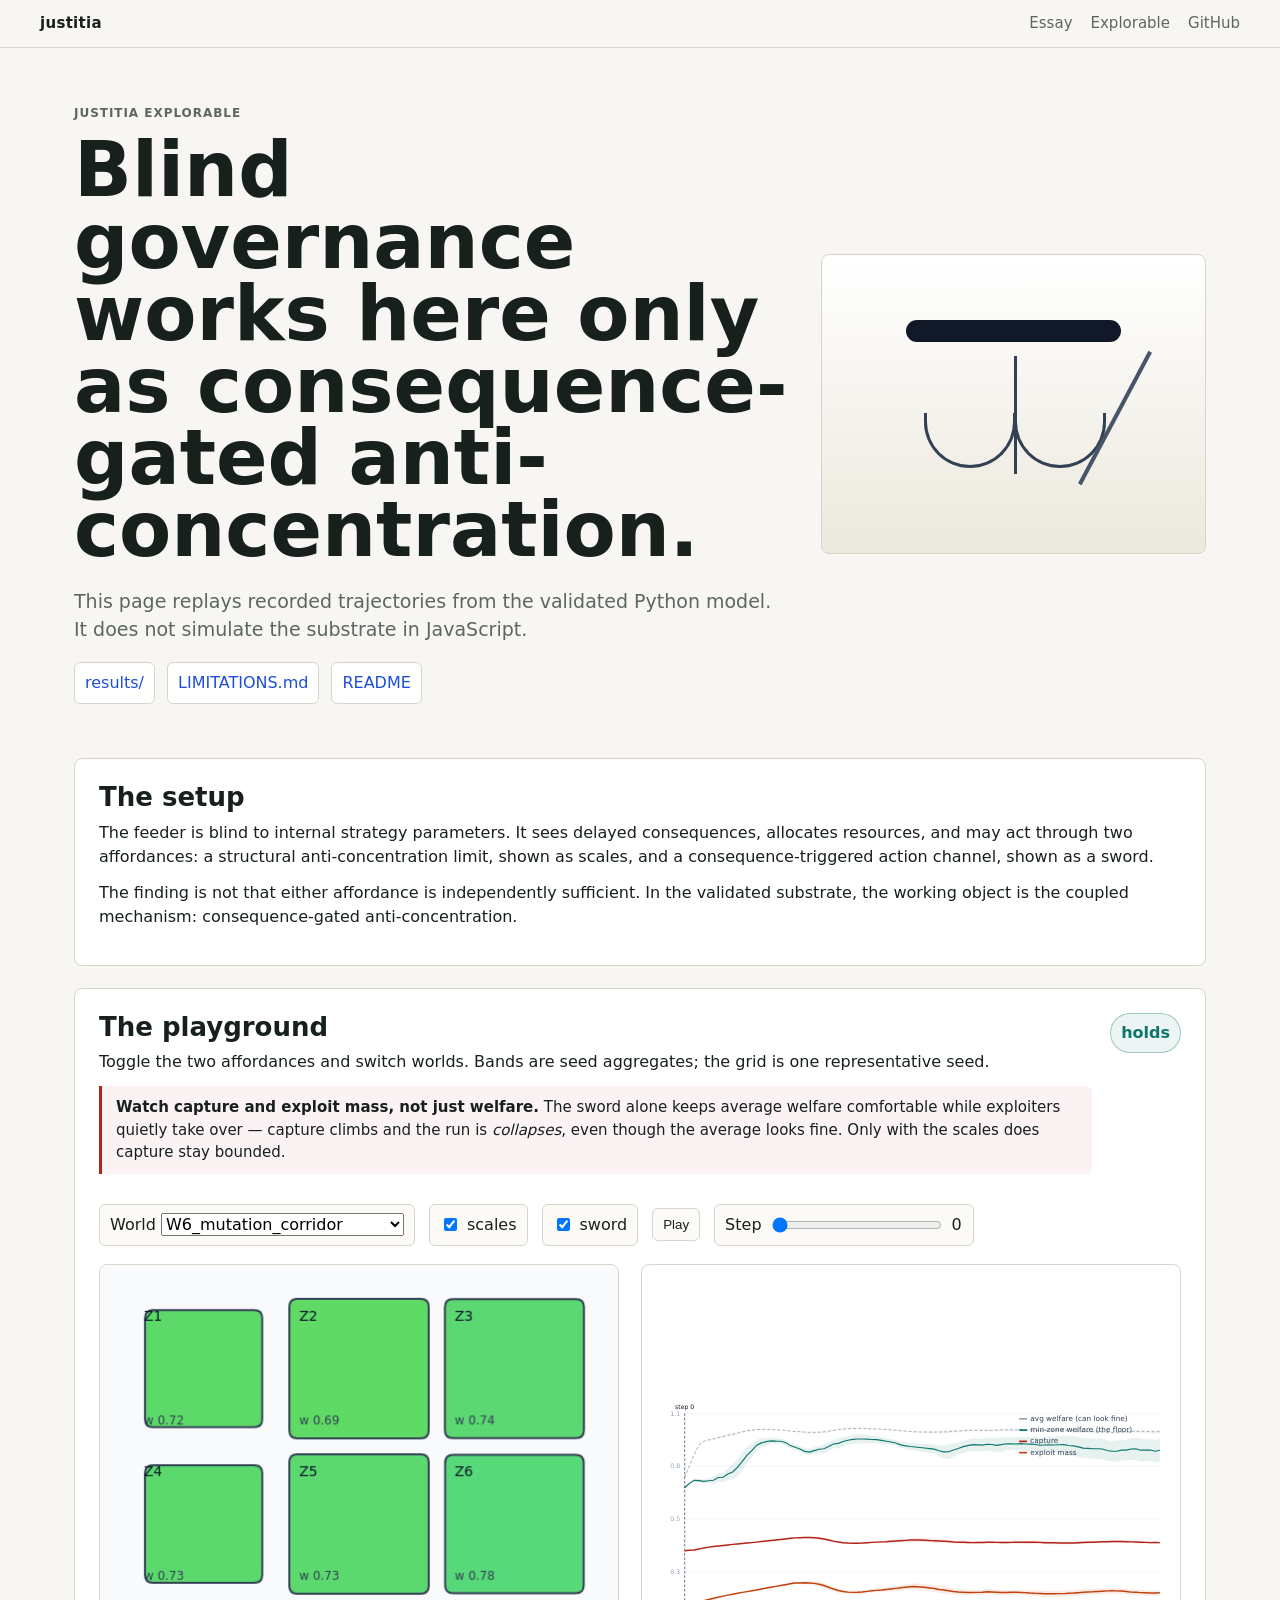
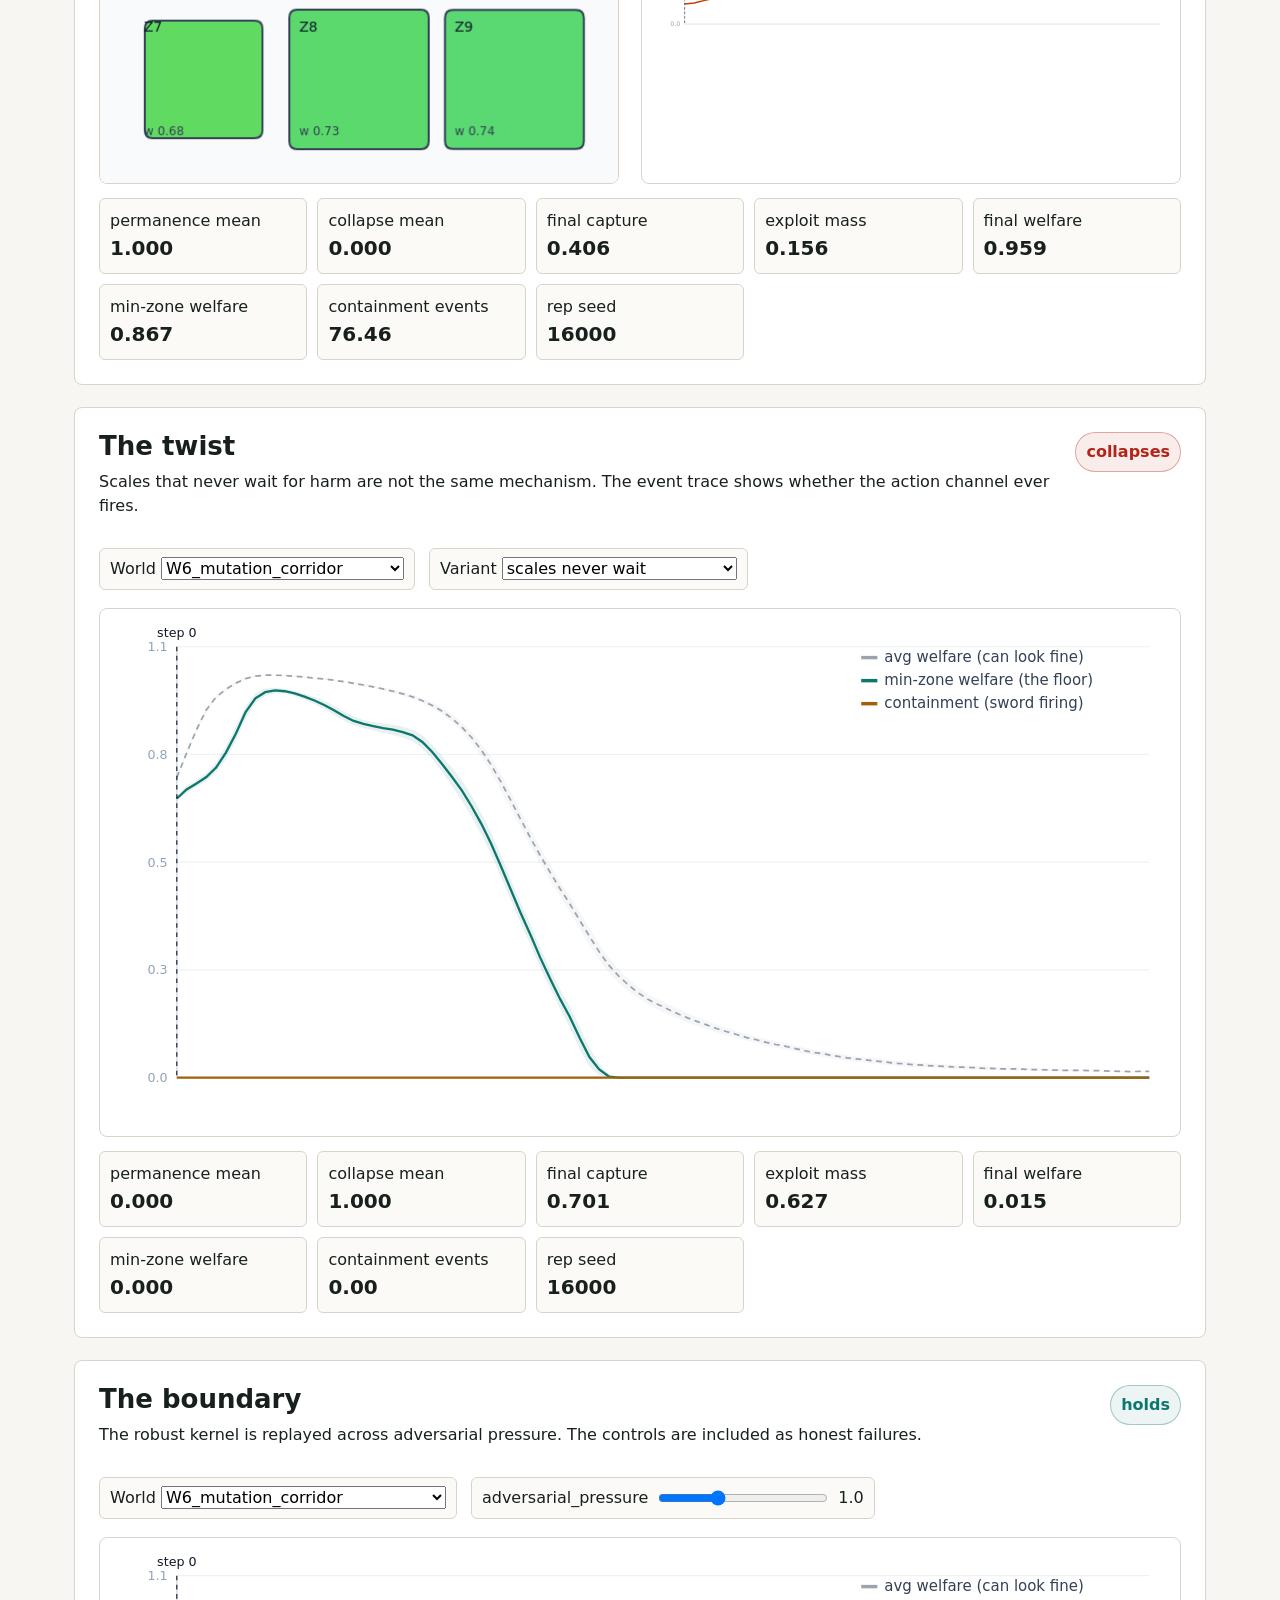
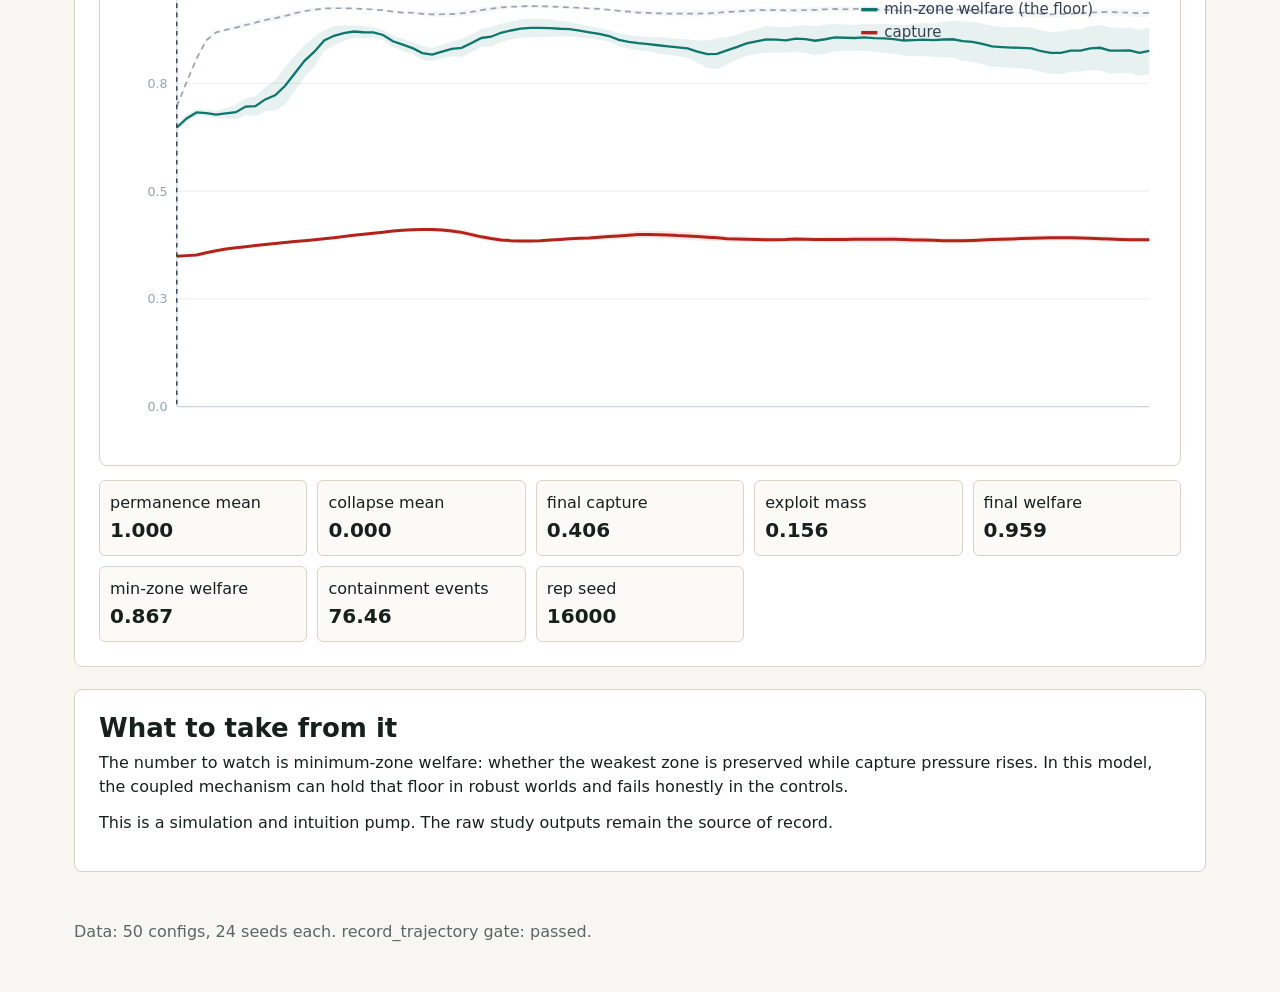
<file: web/index.html>
<!doctype html>
<html lang="en">
<head>
  <meta charset="utf-8">
  <meta name="viewport" content="width=device-width, initial-scale=1">
  <title>Justitia Explorable</title>
  <link rel="stylesheet" href="style.css">
</head>
<body>
  <nav class="topnav">
    <a class="brand" href="../">justitia</a>
    <div class="navlinks">
      <a href="../">Essay</a>
      <a href="./">Explorable</a>
      <a href="https://github.com/Kirill-Kruglov/justitia">GitHub</a>
    </div>
  </nav>
  <header class="hero">
    <div>
      <p class="eyebrow">Justitia explorable</p>
      <h1>Blind governance works here only as consequence-gated anti-concentration.</h1>
      <p class="lead">This page replays recorded trajectories from the validated Python model. It does not simulate the substrate in JavaScript.</p>
      <div class="links">
        <a href="../results/">results/</a>
        <a href="../docs/LIMITATIONS.md">LIMITATIONS.md</a>
        <a href="../README.md">README</a>
      </div>
    </div>
    <div class="symbol" aria-hidden="true">
      <div class="blindfold"></div>
      <div class="scale"></div>
      <div class="sword"></div>
    </div>
  </header>

  <main>
    <section class="panel" id="setup">
      <h2>The setup</h2>
      <p>The feeder is blind to internal strategy parameters. It sees delayed consequences, allocates resources, and may act through two affordances: a structural anti-concentration limit, shown as scales, and a consequence-triggered action channel, shown as a sword.</p>
      <p>The finding is not that either affordance is independently sufficient. In the validated substrate, the working object is the coupled mechanism: consequence-gated anti-concentration.</p>
    </section>

    <section class="panel" id="playground">
      <div class="section-head">
        <div>
          <h2>The playground</h2>
          <p>Toggle the two affordances and switch worlds. Bands are seed aggregates; the grid is one representative seed.</p>
          <p class="watch"><strong>Watch capture and exploit mass, not just welfare.</strong> The sword alone keeps average welfare comfortable while exploiters quietly take over — capture climbs and the run is <em>collapses</em>, even though the average looks fine. Only with the scales does capture stay bounded.</p>
        </div>
        <div class="chip" id="playgroundVerdict">loading</div>
      </div>
      <div class="controls">
        <label>World <select id="worldSelect"></select></label>
        <label class="toggle"><input type="checkbox" id="scalesToggle"> scales</label>
        <label class="toggle"><input type="checkbox" id="swordToggle"> sword</label>
        <button id="playButton" type="button">Play</button>
        <label class="range">Step <input type="range" id="stepRange" min="0" max="99" value="0"><span id="stepLabel">0</span></label>
      </div>
      <div class="grid-layout">
        <canvas id="zoneCanvas" width="520" height="520" aria-label="Nine-zone representative trajectory"></canvas>
        <div id="lineChart" class="chart"></div>
      </div>
      <div class="stats" id="playgroundStats"></div>
    </section>

    <section class="panel" id="twist">
      <div class="section-head">
        <div>
          <h2>The twist</h2>
          <p>Scales that never wait for harm are not the same mechanism. The event trace shows whether the action channel ever fires.</p>
        </div>
        <div class="chip" id="twistVerdict">loading</div>
      </div>
      <div class="controls">
        <label>World <select id="twistWorld"></select></label>
        <label>Variant <select id="twistVariant"></select></label>
      </div>
      <div id="twistChart" class="chart"></div>
      <div class="stats" id="twistStats"></div>
    </section>

    <section class="panel" id="boundary">
      <div class="section-head">
        <div>
          <h2>The boundary</h2>
          <p>The robust kernel is replayed across adversarial pressure. The controls are included as honest failures.</p>
        </div>
        <div class="chip" id="boundaryVerdict">loading</div>
      </div>
      <div class="controls">
        <label>World <select id="boundaryWorld"></select></label>
        <label class="range">adversarial_pressure <input type="range" id="pressureRange" min="0" max="6" value="2"><span id="pressureLabel">1.0</span></label>
      </div>
      <div id="boundaryChart" class="chart"></div>
      <div class="stats" id="boundaryStats"></div>
    </section>

    <section class="panel" id="close">
      <h2>What to take from it</h2>
      <p>The number to watch is minimum-zone welfare: whether the weakest zone is preserved while capture pressure rises. In this model, the coupled mechanism can hold that floor in robust worlds and fails honestly in the controls.</p>
      <p>This is a simulation and intuition pump. The raw study outputs remain the source of record.</p>
    </section>
  </main>

  <footer>
    <span id="dataStatus">Loading data index...</span>
  </footer>
  <script src="app.js"></script>
</body>
</html>
</file>
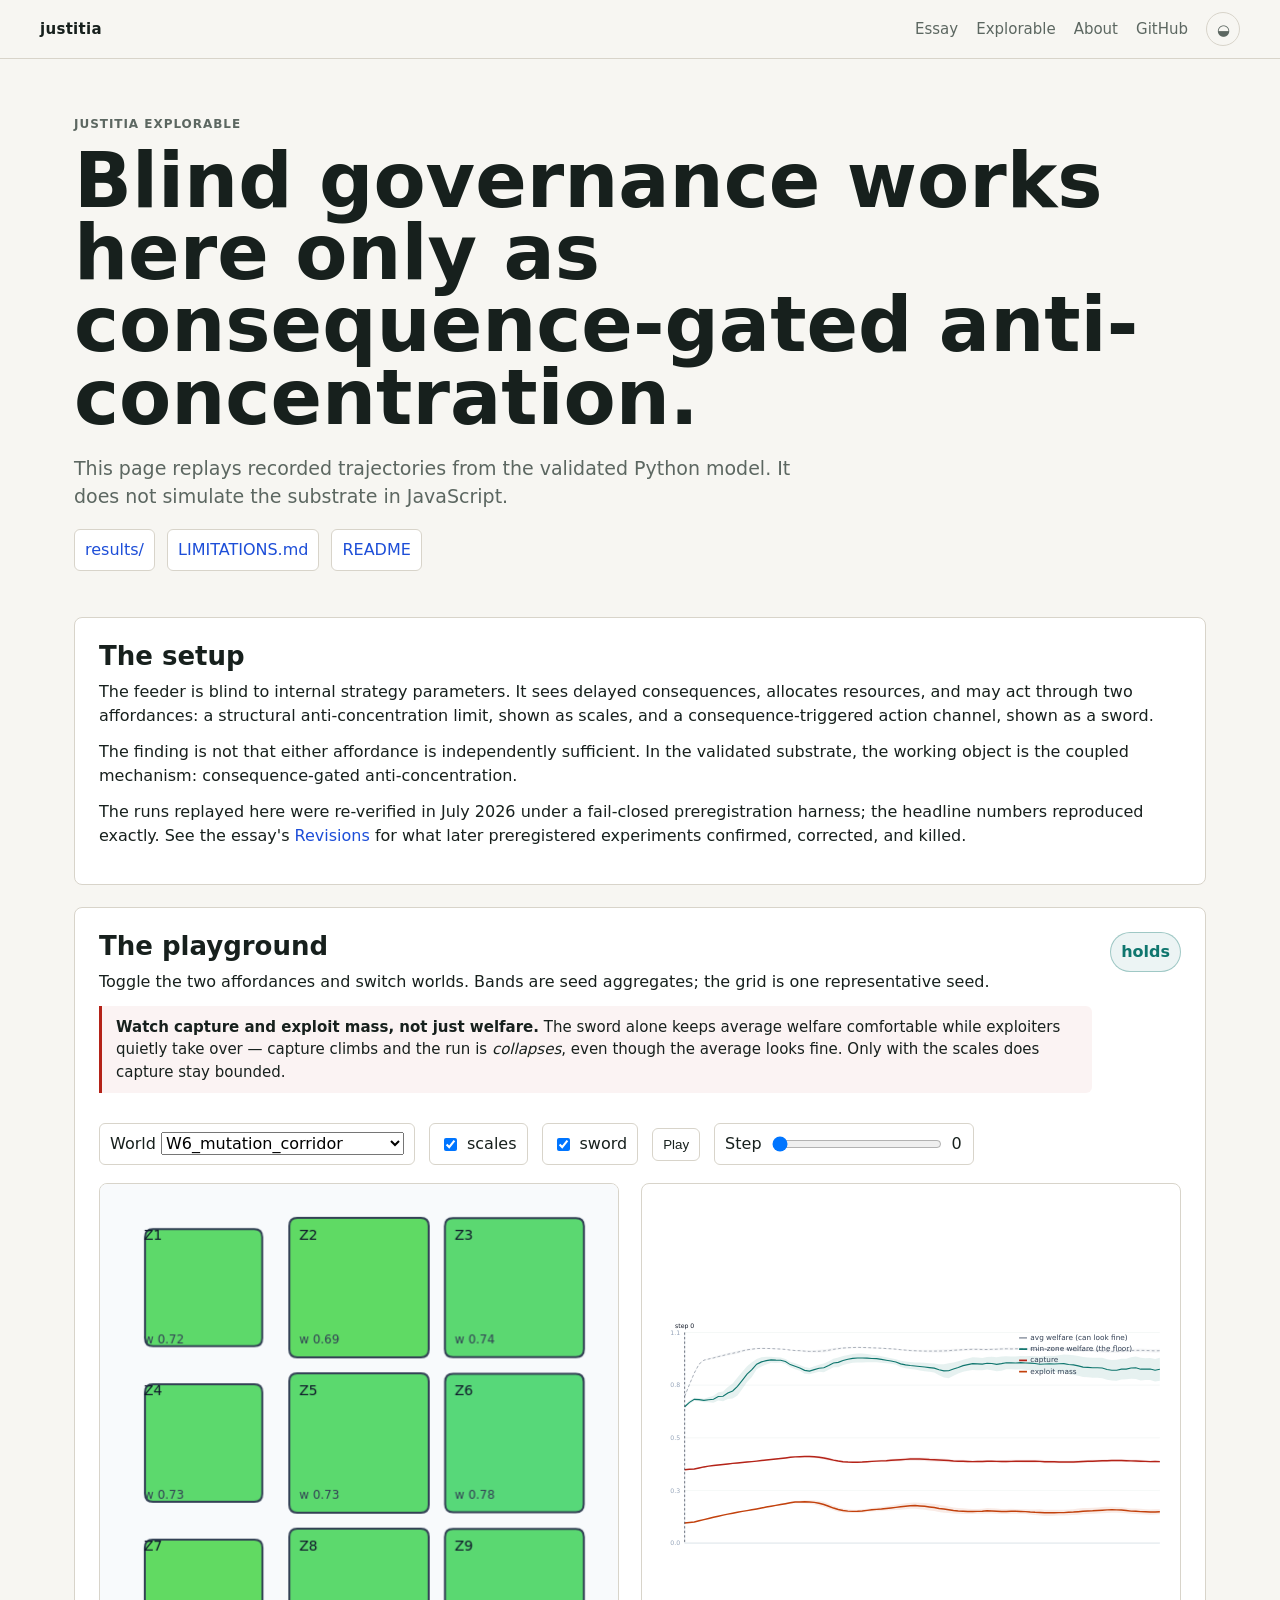
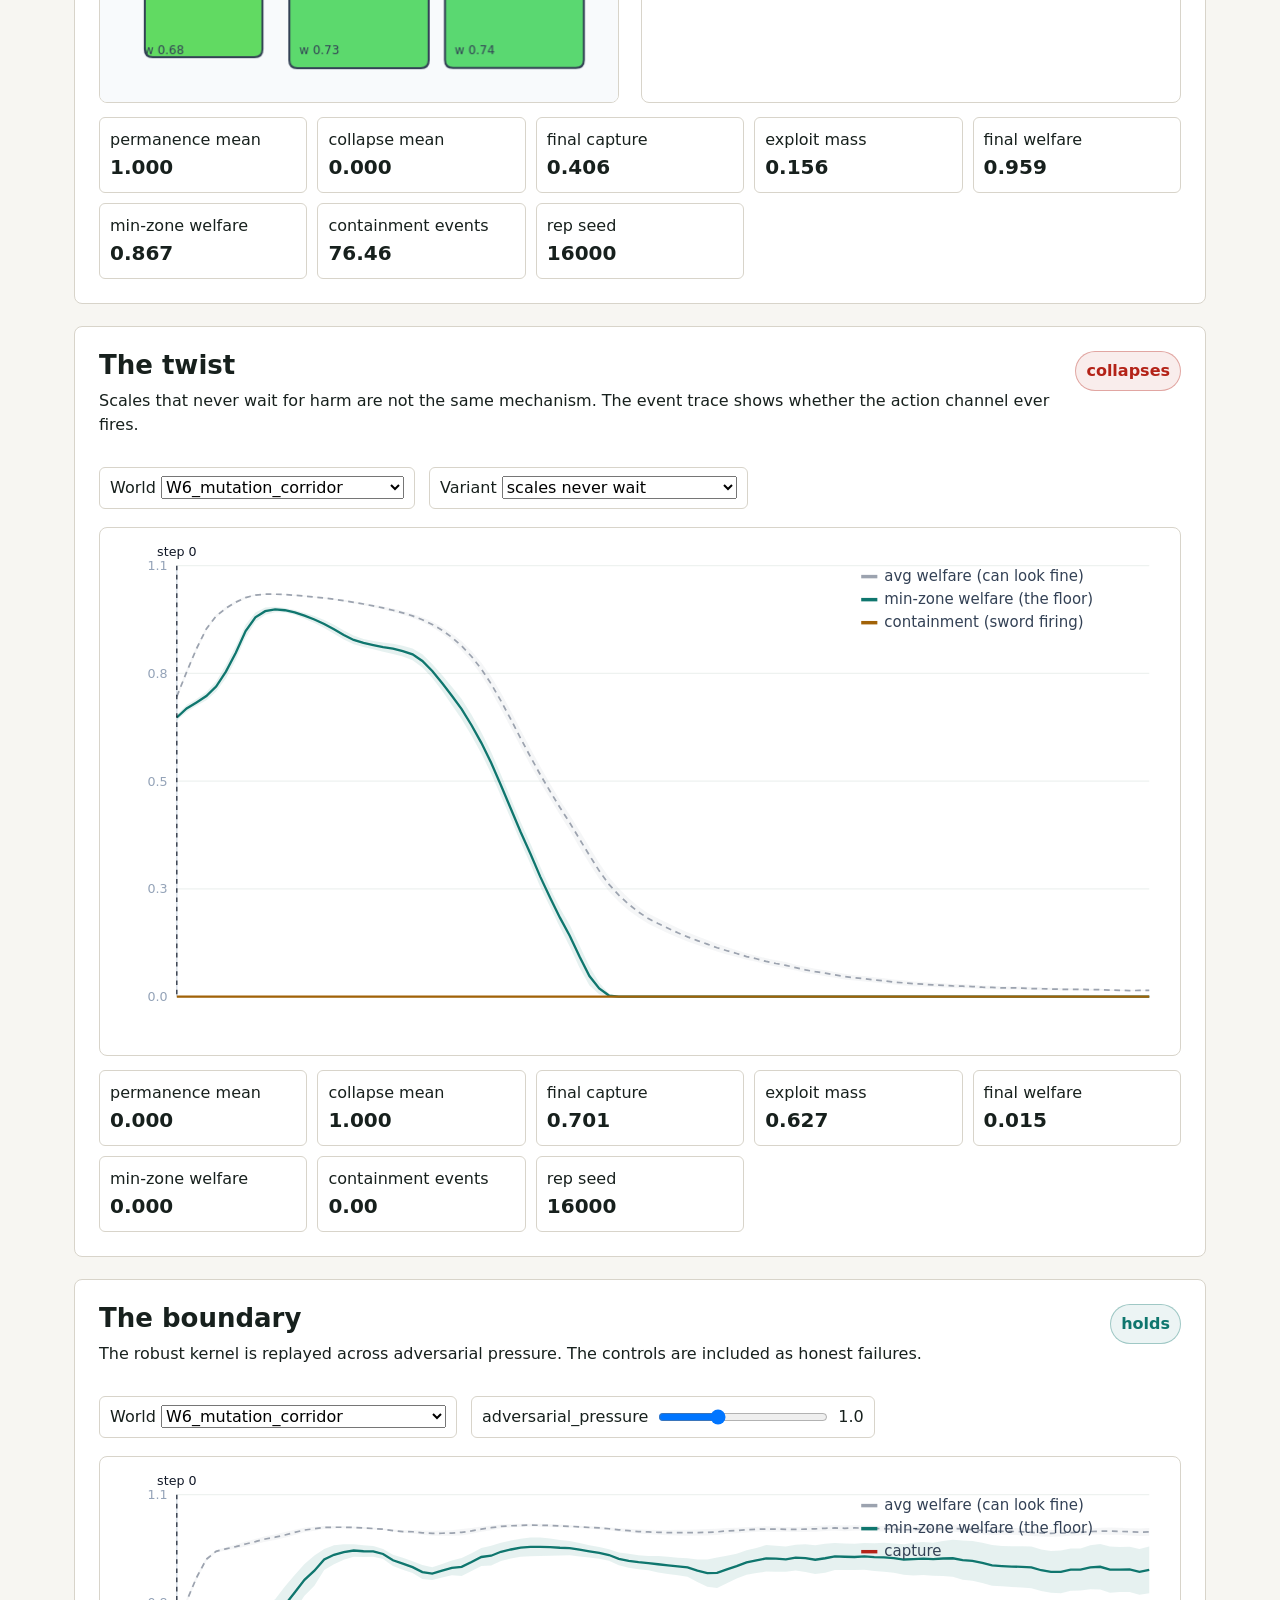
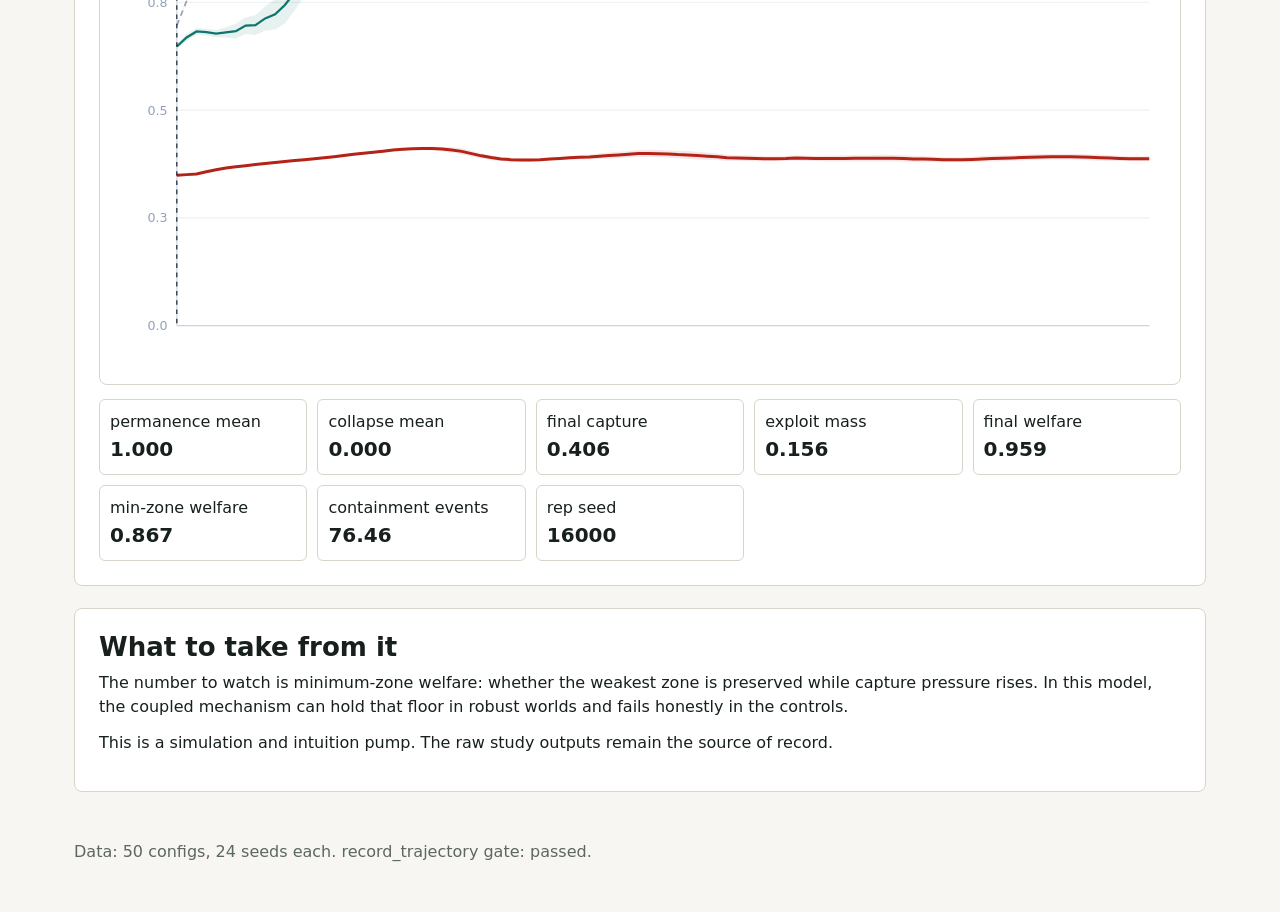
<file: docs/explore/index.html>
<!doctype html>
<html lang="en">
<head>
  <meta charset="utf-8">
  <meta name="viewport" content="width=device-width, initial-scale=1">
  <title>Justitia Explorable</title>
  <link rel="stylesheet" href="style.css">
  <script>try{var t=localStorage.getItem("justitia-theme");if(t)document.documentElement.setAttribute("data-theme",t);}catch(e){}</script>
</head>
<body>
  <nav class="topnav">
    <a class="brand" href="../">justitia</a>
    <div class="navlinks">
      <a href="../">Essay</a>
      <a href="./">Explorable</a>
      <a href="../about.html">About</a>
      <a href="https://github.com/Kirill-Kruglov/justitia">GitHub</a>
      <button id="theme" type="button" aria-label="Toggle light / dark">&#9682;</button>
    </div>
  </nav>
  <header class="hero">
    <div>
      <p class="eyebrow">Justitia explorable</p>
      <h1>Blind governance works here only as consequence-gated anti-concentration.</h1>
      <p class="lead">This page replays recorded trajectories from the validated Python model. It does not simulate the substrate in JavaScript.</p>
      <div class="links">
        <a href="https://github.com/Kirill-Kruglov/justitia/tree/main/results">results/</a>
        <a href="https://github.com/Kirill-Kruglov/justitia/blob/main/docs/LIMITATIONS.md">LIMITATIONS.md</a>
        <a href="https://github.com/Kirill-Kruglov/justitia#readme">README</a>
      </div>
    </div>
  </header>

  <main>
    <section class="panel" id="setup">
      <h2>The setup</h2>
      <p>The feeder is blind to internal strategy parameters. It sees delayed consequences, allocates resources, and may act through two affordances: a structural anti-concentration limit, shown as scales, and a consequence-triggered action channel, shown as a sword.</p>
      <p>The finding is not that either affordance is independently sufficient. In the validated substrate, the working object is the coupled mechanism: consequence-gated anti-concentration.</p>
      <p>The runs replayed here were re-verified in July 2026 under a fail-closed preregistration harness; the headline numbers reproduced exactly. See the essay's <a href="../#revisions">Revisions</a> for what later preregistered experiments confirmed, corrected, and killed.</p>
    </section>

    <section class="panel" id="playground">
      <div class="section-head">
        <div>
          <h2>The playground</h2>
          <p>Toggle the two affordances and switch worlds. Bands are seed aggregates; the grid is one representative seed.</p>
          <p class="watch"><strong>Watch capture and exploit mass, not just welfare.</strong> The sword alone keeps average welfare comfortable while exploiters quietly take over — capture climbs and the run is <em>collapses</em>, even though the average looks fine. Only with the scales does capture stay bounded.</p>
        </div>
        <div class="chip" id="playgroundVerdict">loading</div>
      </div>
      <div class="controls">
        <label>World <select id="worldSelect"></select></label>
        <label class="toggle"><input type="checkbox" id="scalesToggle"> scales</label>
        <label class="toggle"><input type="checkbox" id="swordToggle"> sword</label>
        <button id="playButton" type="button">Play</button>
        <label class="range">Step <input type="range" id="stepRange" min="0" max="99" value="0"><span id="stepLabel">0</span></label>
      </div>
      <div class="grid-layout">
        <canvas id="zoneCanvas" width="520" height="520" aria-label="Nine-zone representative trajectory"></canvas>
        <div id="lineChart" class="chart"></div>
      </div>
      <div class="stats" id="playgroundStats"></div>
    </section>

    <section class="panel" id="twist">
      <div class="section-head">
        <div>
          <h2>The twist</h2>
          <p>Scales that never wait for harm are not the same mechanism. The event trace shows whether the action channel ever fires.</p>
        </div>
        <div class="chip" id="twistVerdict">loading</div>
      </div>
      <div class="controls">
        <label>World <select id="twistWorld"></select></label>
        <label>Variant <select id="twistVariant"></select></label>
      </div>
      <div id="twistChart" class="chart"></div>
      <div class="stats" id="twistStats"></div>
    </section>

    <section class="panel" id="boundary">
      <div class="section-head">
        <div>
          <h2>The boundary</h2>
          <p>The robust kernel is replayed across adversarial pressure. The controls are included as honest failures.</p>
        </div>
        <div class="chip" id="boundaryVerdict">loading</div>
      </div>
      <div class="controls">
        <label>World <select id="boundaryWorld"></select></label>
        <label class="range">adversarial_pressure <input type="range" id="pressureRange" min="0" max="6" value="2"><span id="pressureLabel">1.0</span></label>
      </div>
      <div id="boundaryChart" class="chart"></div>
      <div class="stats" id="boundaryStats"></div>
    </section>

    <section class="panel" id="close">
      <h2>What to take from it</h2>
      <p>The number to watch is minimum-zone welfare: whether the weakest zone is preserved while capture pressure rises. In this model, the coupled mechanism can hold that floor in robust worlds and fails honestly in the controls.</p>
      <p>This is a simulation and intuition pump. The raw study outputs remain the source of record.</p>
    </section>
  </main>

  <footer>
    <span id="dataStatus">Loading data index...</span>
  </footer>
  <script src="app.js"></script>
  <script>
  (function(){
    var root=document.documentElement, KEY="justitia-theme";
    var saved=localStorage.getItem(KEY);
    if(saved) root.setAttribute("data-theme",saved);
    var btn=document.getElementById("theme");
    if(btn) btn.addEventListener("click",function(){
      var cur=root.getAttribute("data-theme");
      if(!cur) cur=matchMedia("(prefers-color-scheme: dark)").matches?"dark":"light";
      var next=cur==="dark"?"light":"dark";
      root.setAttribute("data-theme",next);
      localStorage.setItem(KEY,next);
    });
  })();
  </script>
</body>
</html>
</file>
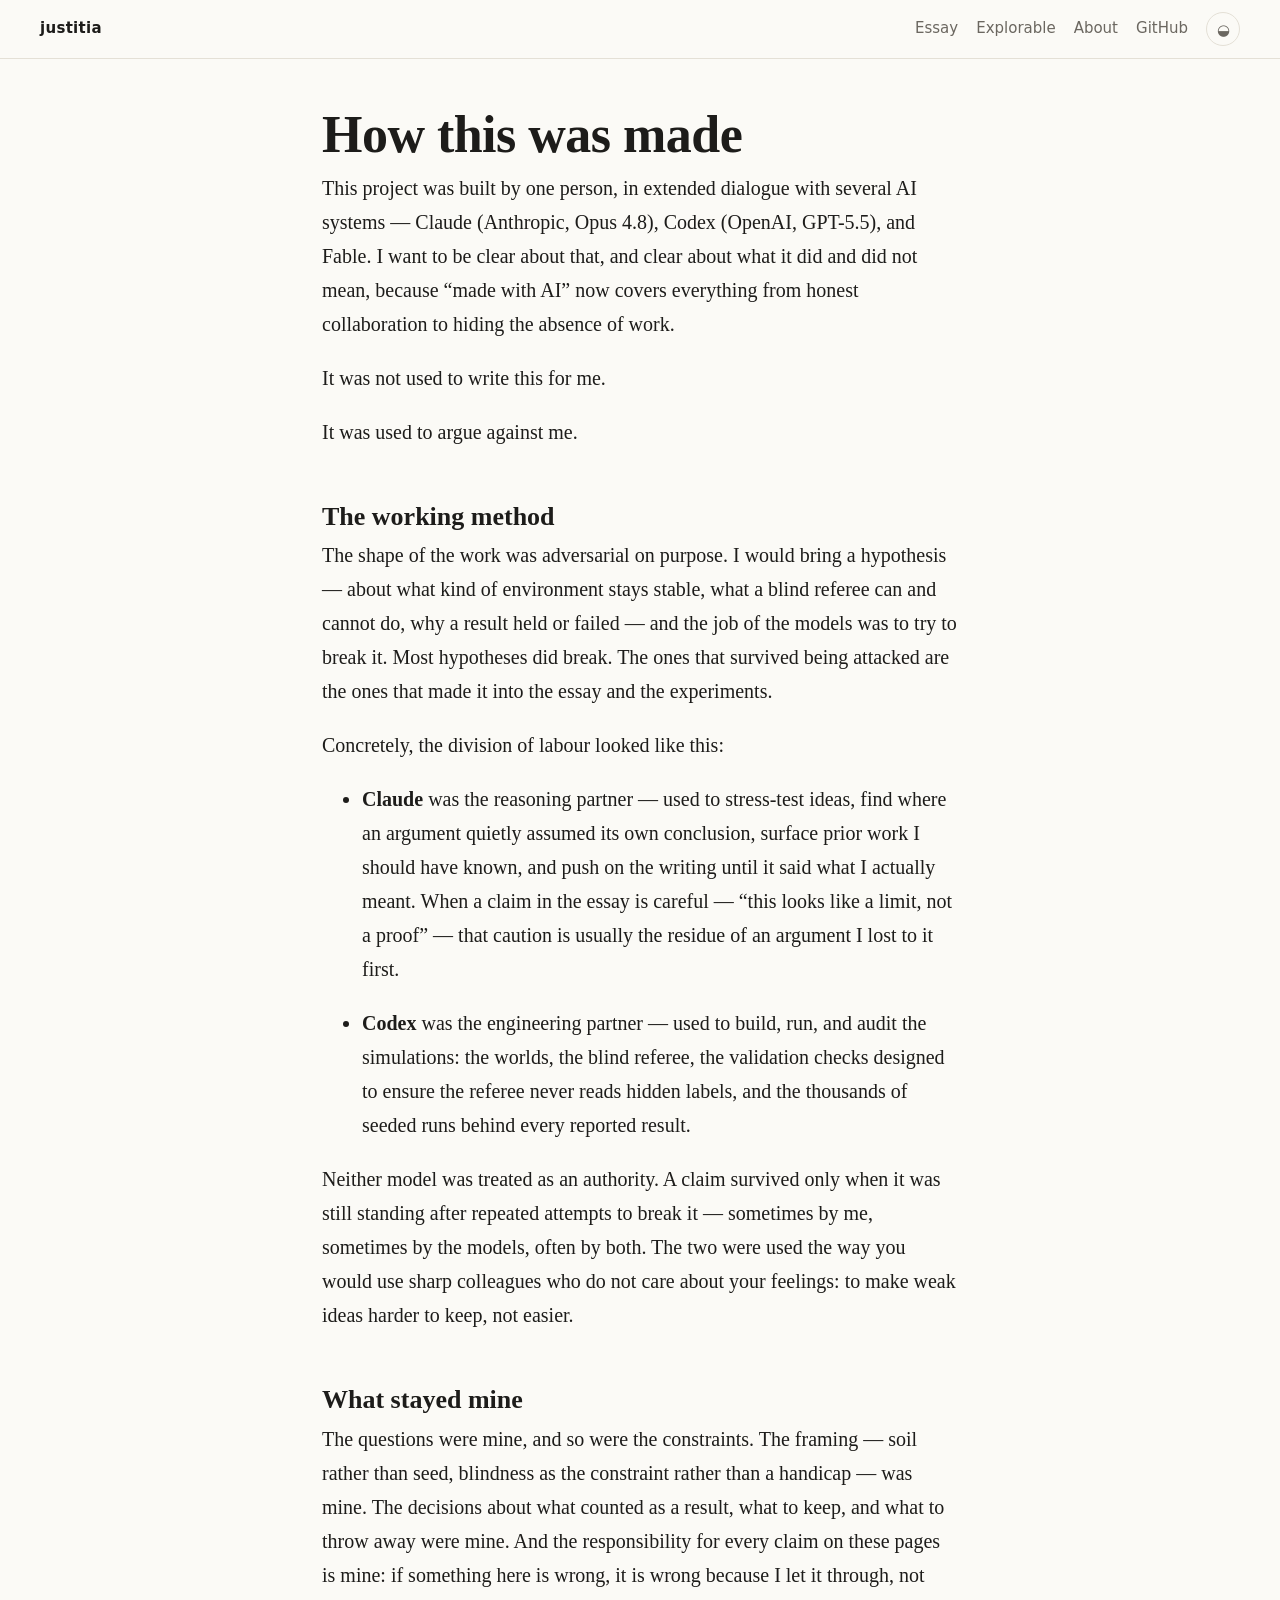
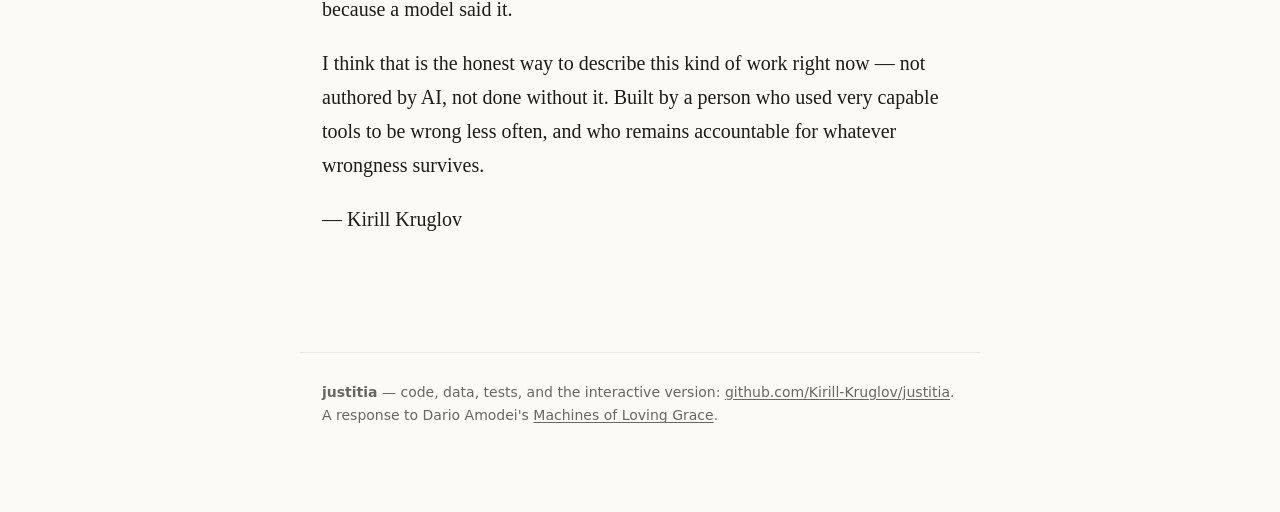
<file: docs/about.html>
<!doctype html>
<html lang="en">
<head>
<meta charset="utf-8">
<meta name="viewport" content="width=device-width, initial-scale=1">
<title>How this was made — justitia</title>
<meta name="description" content="How justitia was built: one person in adversarial dialogue with Claude and Codex.">
<meta property="og:title" content="How this was made — justitia">
<meta property="og:description" content="How justitia was built: one person in adversarial dialogue with Claude and Codex.">
<meta property="og:type" content="article">
<style>
:root{--bg:#fbfaf6;--ink:#1d1c1a;--muted:#6b6760;--line:#e4e0d6;--accent:#7a5b2e;--rule:#ece8de;--tablehead:#f3f0e8}
:root[data-theme=dark]{--bg:#15171c;--ink:#dfdcd4;--muted:#9a958c;--line:#2a2d34;--accent:#cdb079;--rule:#23262d;--tablehead:#1c1f25}
@media (prefers-color-scheme:dark){:root:not([data-theme]){--bg:#15171c;--ink:#dfdcd4;--muted:#9a958c;--line:#2a2d34;--accent:#cdb079;--rule:#23262d;--tablehead:#1c1f25}}
*{box-sizing:border-box}
html{scroll-behavior:smooth}
body{margin:0;background:var(--bg);color:var(--ink);
  font:20px/1.7 Iowan Old Style,Palatino,Georgia,"Times New Roman",serif;
  -webkit-font-smoothing:antialiased;text-rendering:optimizeLegibility}
.nav{position:sticky;top:0;z-index:10;display:flex;justify-content:space-between;align-items:center;
  gap:16px;padding:12px clamp(16px,5vw,40px);background:var(--bg);border-bottom:1px solid var(--line);
  font-family:system-ui,-apple-system,Segoe UI,sans-serif;font-size:15px}
.nav .brand{font-weight:700;letter-spacing:.02em;color:var(--ink);text-decoration:none}
.nav .right{display:flex;align-items:center;gap:18px}
.nav a{color:var(--muted);text-decoration:none}
.nav a:hover{color:var(--ink)}
.nav button{background:none;border:1px solid var(--line);color:var(--muted);border-radius:999px;
  width:34px;height:34px;cursor:pointer;font-size:15px;line-height:1}
.nav button:hover{color:var(--ink)}
main{max-width:680px;margin:0 auto;padding:0 22px 96px}
.byline{margin:18px 0 0;font-family:system-ui,sans-serif;font-size:14px;color:var(--muted)}
.byline a{color:var(--muted);text-decoration:underline;text-underline-offset:2px}
.byline a:hover{color:var(--ink)}
h1{font-size:clamp(34px,6vw,52px);line-height:1.08;letter-spacing:-.01em;margin:48px 0 8px}
h2{font-size:26px;line-height:1.2;margin:52px 0 6px}
p{margin:0 0 20px}
a{color:var(--accent);text-decoration:underline;text-underline-offset:2px;text-decoration-thickness:.5px}
strong{font-weight:700}
hr{border:0;border-top:1px solid var(--rule);margin:44px 0}
blockquote{margin:28px 0;padding:2px 0 2px 20px;border-left:3px solid var(--line);color:var(--muted);font-size:18px}
blockquote p{margin:0 0 10px}
table{width:100%;border-collapse:collapse;margin:24px 0;font-size:15.5px;font-family:system-ui,sans-serif}
th,td{text-align:left;padding:9px 10px;border-bottom:1px solid var(--line)}
thead th{background:var(--tablehead);border-bottom:2px solid var(--line);font-weight:600}
td:nth-child(n+3),th:nth-child(n+3){text-align:right;font-variant-numeric:tabular-nums}
code{font-family:ui-monospace,SFMono-Regular,Menlo,monospace;font-size:.86em;
  background:color-mix(in srgb,var(--ink) 7%,transparent);padding:.1em .35em;border-radius:4px}
.contents{margin:34px 0 8px;border:1px solid var(--line);border-radius:10px;
  font-family:system-ui,sans-serif;font-size:15px}
.contents summary{cursor:pointer;padding:5px 18px;color:var(--muted);font-weight:600;list-style:none}
.contents summary::-webkit-details-marker{display:none}
.contents summary::before{content:"\203A";display:inline-block;padding-right:7px;transition:transform .15s}
.contents[open] summary::before{transform:rotate(90deg)}
.contents nav{display:flex;flex-direction:column;padding:0 16px 14px}
.contents a{color:var(--muted);text-decoration:none;padding:4px 0}
.contents a:hover{color:var(--ink)}
.contents .toc-h1{color:var(--ink);font-weight:700;margin-top:10px}
.contents .toc-h2{padding-left:16px}
footer{max-width:680px;margin:0 auto;padding:28px 22px 64px;border-top:1px solid var(--rule);
  color:var(--muted);font-family:system-ui,sans-serif;font-size:14px}
footer a{color:var(--muted)}
</style>
<script>try{var t=localStorage.getItem("justitia-theme");if(t)document.documentElement.setAttribute("data-theme",t);}catch(e){}</script>
</head>
<body>
<nav class="nav">
  <a class="brand" href="./">justitia</a>
  <div class="right">
    <a href="./">Essay</a>
    <a href="explore/">Explorable</a>
    <a href="about.html">About</a>
    <a href="https://github.com/Kirill-Kruglov/justitia">GitHub</a>
    <button id="theme" type="button" aria-label="Toggle light / dark">&#9682;</button>
  </div>
</nav>
<main id="top">


<article>
<h1 id="how-this-was-made">How this was made</h1>
<p>This project was built by one person, in extended dialogue with
several AI systems — Claude (Anthropic, Opus 4.8), Codex (OpenAI,
GPT-5.5), and Fable. I want to be clear about that, and clear about what
it did and did not mean, because “made with AI” now covers everything
from honest collaboration to hiding the absence of work.</p>
<p>It was not used to write this for me.</p>
<p>It was used to argue against me.</p>
<h2 id="the-working-method">The working method</h2>
<p>The shape of the work was adversarial on purpose. I would bring a
hypothesis — about what kind of environment stays stable, what a blind
referee can and cannot do, why a result held or failed — and the job of
the models was to try to break it. Most hypotheses did break. The ones
that survived being attacked are the ones that made it into the essay
and the experiments.</p>
<p>Concretely, the division of labour looked like this:</p>
<ul>
<li><p><strong>Claude</strong> was the reasoning partner — used to
stress-test ideas, find where an argument quietly assumed its own
conclusion, surface prior work I should have known, and push on the
writing until it said what I actually meant. When a claim in the essay
is careful — “this looks like a limit, not a proof” — that caution is
usually the residue of an argument I lost to it first.</p></li>
<li><p><strong>Codex</strong> was the engineering partner — used to
build, run, and audit the simulations: the worlds, the blind referee,
the validation checks designed to ensure the referee never reads hidden
labels, and the thousands of seeded runs behind every reported
result.</p></li>
</ul>
<p>Neither model was treated as an authority. A claim survived only when
it was still standing after repeated attempts to break it — sometimes by
me, sometimes by the models, often by both. The two were used the way
you would use sharp colleagues who do not care about your feelings: to
make weak ideas harder to keep, not easier.</p>
<h2 id="what-stayed-mine">What stayed mine</h2>
<p>The questions were mine, and so were the constraints. The framing —
soil rather than seed, blindness as the constraint rather than a
handicap — was mine. The decisions about what counted as a result, what
to keep, and what to throw away were mine. And the responsibility for
every claim on these pages is mine: if something here is wrong, it is
wrong because I let it through, not because a model said it.</p>
<p>I think that is the honest way to describe this kind of work right
now — not authored by AI, not done without it. Built by a person who
used very capable tools to be wrong less often, and who remains
accountable for whatever wrongness survives.</p>
<p>— Kirill Kruglov</p>

</article>
</main>
<footer>
  <p><strong>justitia</strong> — code, data, tests, and the interactive version:
  <a href="https://github.com/Kirill-Kruglov/justitia">github.com/Kirill-Kruglov/justitia</a>.
  A response to Dario Amodei's <a href="https://www.darioamodei.com/essay/machines-of-loving-grace">Machines of Loving Grace</a>.</p>
</footer>
<script>
(function(){
  var root=document.documentElement, KEY="justitia-theme";
  var saved=localStorage.getItem(KEY);
  if(saved) root.setAttribute("data-theme",saved);
  document.getElementById("theme").addEventListener("click",function(){
    var cur=root.getAttribute("data-theme");
    if(!cur) cur=matchMedia("(prefers-color-scheme: dark)").matches?"dark":"light";
    var next=cur==="dark"?"light":"dark";
    root.setAttribute("data-theme",next);
    localStorage.setItem(KEY,next);
  });
})();
</script>
</body>
</html>
</file>
<file: web/style.css>
:root {
  --bg: #f7f6f2;
  --ink: #17201d;
  --muted: #5c6761;
  --line: #d8d4ca;
  --paper: #ffffff;
  --good: #0f766e;
  --bad: #b42318;
  --warn: #a16207;
  --accent: #1d4ed8;
}
* { box-sizing: border-box; }
body {
  margin: 0;
  font: 16px/1.5 system-ui, -apple-system, BlinkMacSystemFont, "Segoe UI", sans-serif;
  color: var(--ink);
  background: var(--bg);
}
a { color: var(--accent); text-decoration: none; }
a:hover { text-decoration: underline; }
.topnav { position: sticky; top: 0; z-index: 20; display: flex; justify-content: space-between; align-items: center; gap: 16px; padding: 12px clamp(16px, 5vw, 40px); background: var(--bg); border-bottom: 1px solid var(--line); font-family: system-ui, -apple-system, "Segoe UI", sans-serif; font-size: 15px; }
.topnav .brand { font-weight: 700; letter-spacing: .02em; color: var(--ink); text-decoration: none; }
.topnav .navlinks { display: flex; gap: 18px; align-items: center; }
.topnav a:not(.brand) { color: var(--muted); text-decoration: none; }
.topnav a:not(.brand):hover { color: var(--ink); }
.hero, main, footer { max-width: 1180px; margin: 0 auto; }
.hero {
  min-height: 420px;
  display: grid;
  grid-template-columns: 1.3fr 0.7fr;
  gap: 32px;
  align-items: center;
  padding: 56px 24px 32px;
}
.eyebrow { color: var(--muted); text-transform: uppercase; letter-spacing: 0.08em; font-size: 12px; font-weight: 700; }
h1 { margin: 0; font-size: clamp(38px, 7vw, 76px); line-height: 0.95; letter-spacing: 0; }
h2 { margin: 0 0 8px; font-size: 26px; line-height: 1.15; }
p { margin: 0 0 12px; }
.lead { margin-top: 20px; max-width: 720px; color: var(--muted); font-size: 19px; }
.links { display: flex; flex-wrap: wrap; gap: 12px; margin-top: 18px; }
.links a { border: 1px solid var(--line); background: var(--paper); border-radius: 6px; padding: 8px 10px; }
.symbol { height: 300px; position: relative; border: 1px solid var(--line); background: linear-gradient(180deg, #fff, #ece8dd); border-radius: 8px; }
.blindfold { position: absolute; left: 22%; top: 22%; width: 56%; height: 22px; background: #111827; border-radius: 999px; }
.scale::before, .scale::after { content: ""; position: absolute; top: 48%; width: 86px; height: 52px; border: 3px solid #334155; border-top: 0; border-radius: 0 0 48px 48px; }
.scale::before { left: 22%; }
.scale::after { right: 22%; }
.scale { position: absolute; left: 50%; top: 34%; width: 3px; height: 118px; background: #334155; }
.sword { position: absolute; right: 23%; bottom: 20%; width: 4px; height: 150px; background: #475569; transform: rotate(28deg); }
.panel { margin: 22px 24px; padding: 24px; background: var(--paper); border: 1px solid var(--line); border-radius: 8px; }
.section-head { display: flex; justify-content: space-between; gap: 18px; align-items: start; }
.chip { padding: 7px 10px; border-radius: 999px; border: 1px solid var(--line); background: #f8fafc; white-space: nowrap; font-weight: 700; }
.chip.holds { color: var(--good); border-color: rgba(15, 118, 110, 0.35); background: rgba(15, 118, 110, 0.08); }
.chip.collapses { color: var(--bad); border-color: rgba(180, 35, 24, 0.35); background: rgba(180, 35, 24, 0.08); }
.watch { margin-top: 10px; padding: 10px 14px; border-left: 3px solid var(--bad); background: rgba(180, 35, 24, 0.05); border-radius: 0 6px 6px 0; color: var(--ink); font-size: 15px; }
.controls { display: flex; flex-wrap: wrap; gap: 14px; align-items: center; margin: 18px 0; }
.controls label, button { border: 1px solid var(--line); background: #fbfaf7; border-radius: 6px; padding: 8px 10px; }
button { cursor: pointer; color: var(--ink); }
select, input { font: inherit; }
.toggle { display: inline-flex; gap: 7px; align-items: center; }
.range { display: inline-flex; gap: 8px; align-items: center; min-width: 260px; }
.range input { width: 170px; }
.grid-layout { display: grid; grid-template-columns: minmax(280px, 520px) 1fr; gap: 22px; align-items: stretch; }
canvas { width: 100%; height: auto; border: 1px solid var(--line); border-radius: 8px; background: #f8fafc; }
.chart { min-height: 330px; border: 1px solid var(--line); border-radius: 8px; overflow: hidden; background: #fff; display: flex; align-items: center; justify-content: center; padding: 10px; }
.chart svg { display: block; width: 100%; height: auto; }
.stats { display: grid; grid-template-columns: repeat(auto-fit, minmax(180px, 1fr)); gap: 10px; margin-top: 14px; }
.stat { border: 1px solid var(--line); border-radius: 6px; padding: 10px; background: #fbfaf7; }
.stat b { display: block; font-size: 20px; }
footer { padding: 26px 24px 48px; color: var(--muted); }
@media (max-width: 840px) {
  .hero { grid-template-columns: 1fr; min-height: 0; }
  .symbol { display: none; }
  .grid-layout { grid-template-columns: 1fr; }
  .section-head { display: block; }
  .chip { display: inline-block; margin-top: 8px; }
}
</file>
<file: docs/explore/style.css>
:root {
  --bg: #f7f6f2;
  --ink: #17201d;
  --muted: #5c6761;
  --line: #d8d4ca;
  --paper: #ffffff;
  --good: #0f766e;
  --bad: #b42318;
  --warn: #a16207;
  --accent: #1d4ed8;
  --chart-bg:#ffffff;--chart-grid:#eef2f0;--chart-axis:#cbd5e1;--chart-tick:#94a3b8;--chart-legend:#334155;--chart-marker:#111827;--chart-band:0.10;--c-welfare:#9ca3af;--c-minwelfare:#0f766e;--c-capture:#b42318;--c-exploit:#c2410c;--c-containment:#a16207;--zone-bg:#f8fafc;--zone-stroke:#334155;--zone-pulse:#a16207;--zone-text:#0f172a;--zone-subtext:#334155;
}
:root[data-theme=dark]{--bg:#15171c;--ink:#dfdcd4;--muted:#9a958c;--line:#2a2d34;--paper:#1c1f25;--good:#34b3a6;--bad:#e0685c;--warn:#caa24a;--accent:#7aa2ff;--chart-bg:#16181d;--chart-grid:#262a31;--chart-axis:#3a3f48;--chart-tick:#6b7280;--chart-legend:#c7c2b8;--chart-marker:#e8e4da;--chart-band:0.17;--c-welfare:#7e8796;--c-minwelfare:#2dd4bf;--c-capture:#ff5d52;--c-exploit:#ff9e42;--c-containment:#ffd23f;--zone-bg:#16181d;--zone-stroke:#3a3f48;--zone-pulse:#ffd23f;--zone-text:#dfdcd4;--zone-subtext:#9a958c}
@media (prefers-color-scheme:dark){:root:not([data-theme]){--bg:#15171c;--ink:#dfdcd4;--muted:#9a958c;--line:#2a2d34;--paper:#1c1f25;--good:#34b3a6;--bad:#e0685c;--warn:#caa24a;--accent:#7aa2ff;--chart-bg:#16181d;--chart-grid:#262a31;--chart-axis:#3a3f48;--chart-tick:#6b7280;--chart-legend:#c7c2b8;--chart-marker:#e8e4da;--chart-band:0.17;--c-welfare:#7e8796;--c-minwelfare:#2dd4bf;--c-capture:#ff5d52;--c-exploit:#ff9e42;--c-containment:#ffd23f;--zone-bg:#16181d;--zone-stroke:#3a3f48;--zone-pulse:#ffd23f;--zone-text:#dfdcd4;--zone-subtext:#9a958c}}
* { box-sizing: border-box; }
body {
  margin: 0;
  font: 16px/1.5 system-ui, -apple-system, BlinkMacSystemFont, "Segoe UI", sans-serif;
  color: var(--ink);
  background: var(--bg);
}
a { color: var(--accent); text-decoration: none; }
a:hover { text-decoration: underline; }
.topnav { position: sticky; top: 0; z-index: 20; display: flex; justify-content: space-between; align-items: center; gap: 16px; padding: 12px clamp(16px, 5vw, 40px); background: var(--bg); border-bottom: 1px solid var(--line); font-family: system-ui, -apple-system, "Segoe UI", sans-serif; font-size: 15px; }
.topnav .brand { font-weight: 700; letter-spacing: .02em; color: var(--ink); text-decoration: none; }
.topnav .navlinks { display: flex; gap: 18px; align-items: center; }
.topnav a:not(.brand) { color: var(--muted); text-decoration: none; }
.topnav a:not(.brand):hover { color: var(--ink); }
.topnav button { background: none; border: 1px solid var(--line); color: var(--muted); border-radius: 999px; width: 34px; height: 34px; padding: 0; cursor: pointer; font-size: 15px; line-height: 1; }
.topnav button:hover { color: var(--ink); }
.hero, main, footer { max-width: 1180px; margin: 0 auto; }
.hero {
  display: block;
  padding: 56px 24px 24px;
}
.eyebrow { color: var(--muted); text-transform: uppercase; letter-spacing: 0.08em; font-size: 12px; font-weight: 700; }
h1 { margin: 0; font-size: clamp(38px, 7vw, 76px); line-height: 0.95; letter-spacing: 0; }
h2 { margin: 0 0 8px; font-size: 26px; line-height: 1.15; }
p { margin: 0 0 12px; }
.lead { margin-top: 20px; max-width: 720px; color: var(--muted); font-size: 19px; }
.links { display: flex; flex-wrap: wrap; gap: 12px; margin-top: 18px; }
.links a { border: 1px solid var(--line); background: var(--paper); border-radius: 6px; padding: 8px 10px; }
.panel { margin: 22px 24px; padding: 24px; background: var(--paper); border: 1px solid var(--line); border-radius: 8px; }
.section-head { display: flex; justify-content: space-between; gap: 18px; align-items: start; }
.chip { padding: 7px 10px; border-radius: 999px; border: 1px solid var(--line); background: var(--paper); white-space: nowrap; font-weight: 700; }
.chip.holds { color: var(--good); border-color: rgba(15, 118, 110, 0.35); background: rgba(15, 118, 110, 0.08); }
.chip.collapses { color: var(--bad); border-color: rgba(180, 35, 24, 0.35); background: rgba(180, 35, 24, 0.08); }
.watch { margin-top: 10px; padding: 10px 14px; border-left: 3px solid var(--bad); background: rgba(180, 35, 24, 0.05); border-radius: 0 6px 6px 0; color: var(--ink); font-size: 15px; }
.controls { display: flex; flex-wrap: wrap; gap: 14px; align-items: center; margin: 18px 0; }
.controls label, button { border: 1px solid var(--line); background: var(--paper); border-radius: 6px; padding: 8px 10px; }
button { cursor: pointer; color: var(--ink); }
select, input { font: inherit; }
.toggle { display: inline-flex; gap: 7px; align-items: center; }
.range { display: inline-flex; gap: 8px; align-items: center; min-width: 260px; }
.range input { width: 170px; }
.grid-layout { display: grid; grid-template-columns: minmax(280px, 520px) 1fr; gap: 22px; align-items: stretch; }
canvas { width: 100%; height: auto; border: 1px solid var(--line); border-radius: 8px; background: var(--paper); }
.chart { min-height: 330px; border: 1px solid var(--line); border-radius: 8px; overflow: hidden; background: var(--paper); display: flex; align-items: center; justify-content: center; padding: 10px; }
.chart svg { display: block; width: 100%; height: auto; }
.stats { display: grid; grid-template-columns: repeat(auto-fit, minmax(180px, 1fr)); gap: 10px; margin-top: 14px; }
.stat { border: 1px solid var(--line); border-radius: 6px; padding: 10px; background: var(--paper); }
.stat b { display: block; font-size: 20px; }
footer { padding: 26px 24px 48px; color: var(--muted); }
@media (max-width: 840px) {
  .grid-layout { grid-template-columns: 1fr; }
  .section-head { display: block; }
  .chip { display: inline-block; margin-top: 8px; }
}
</file>
